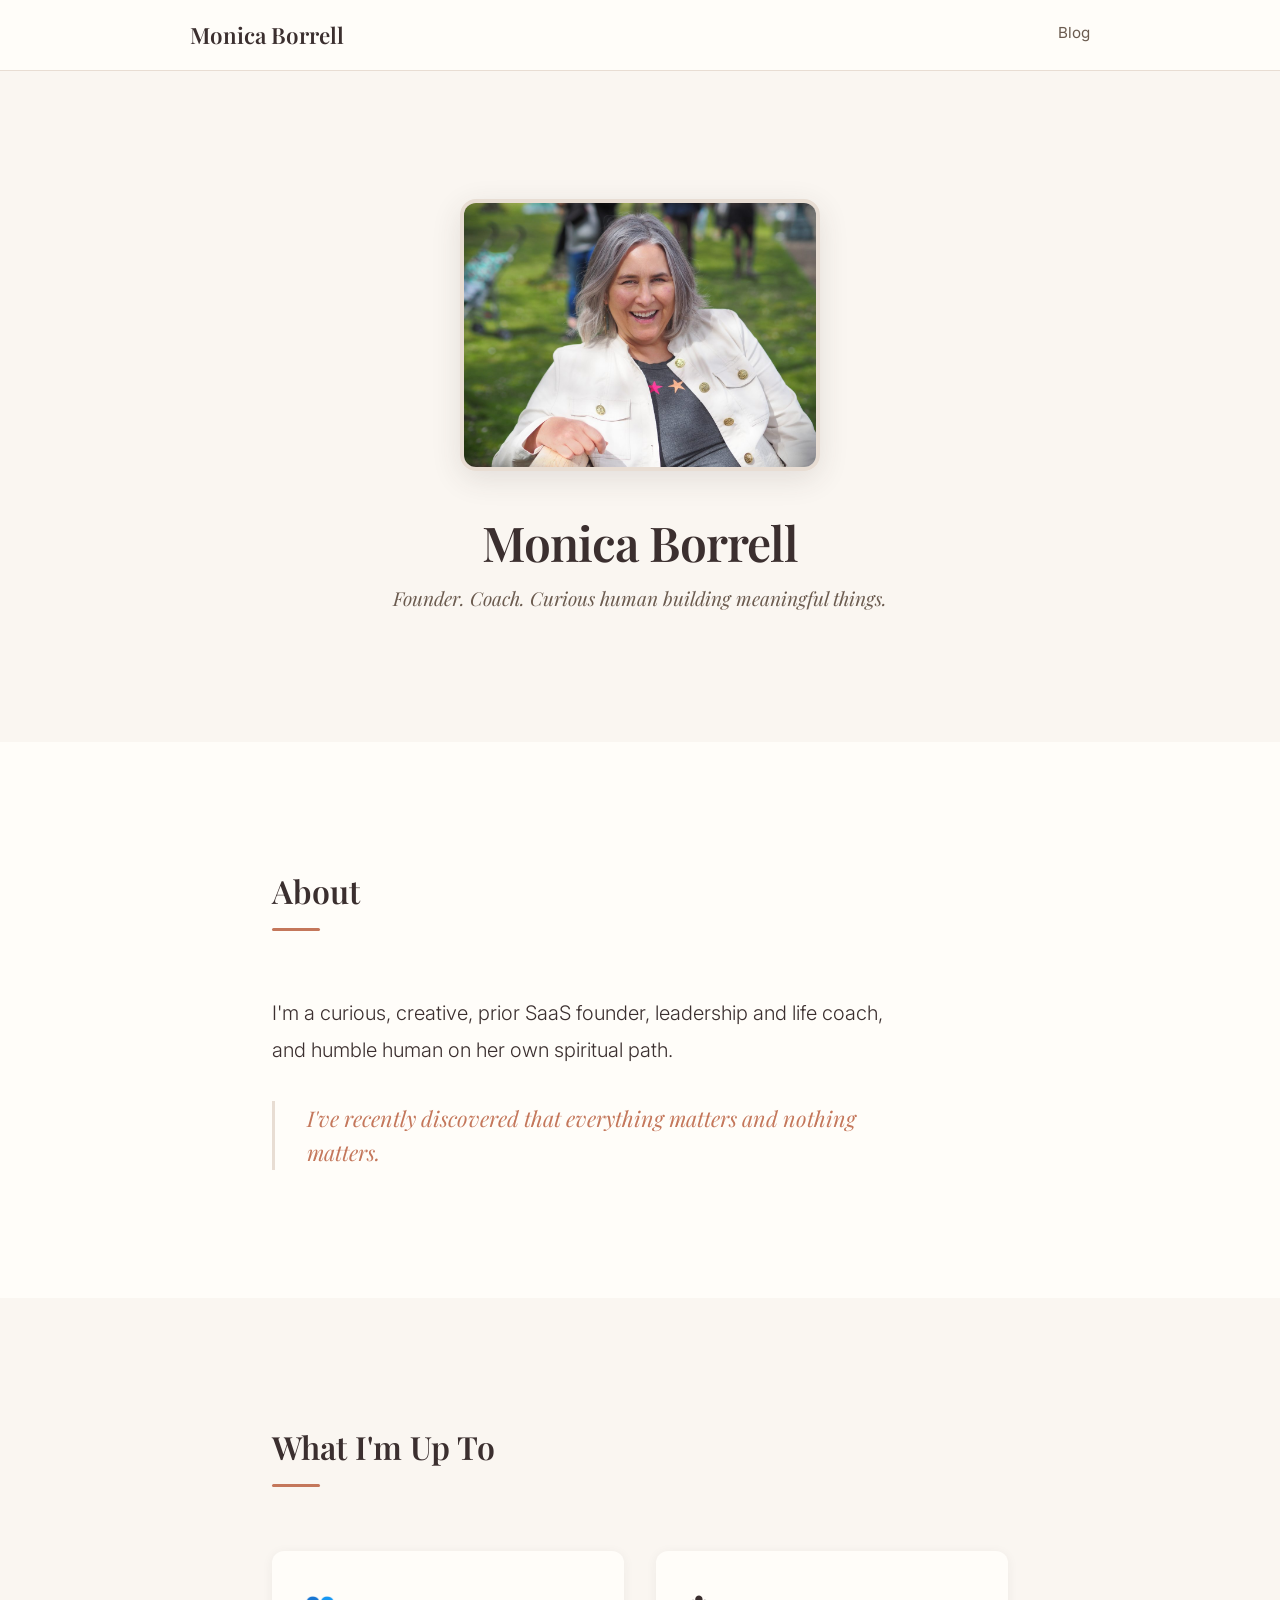
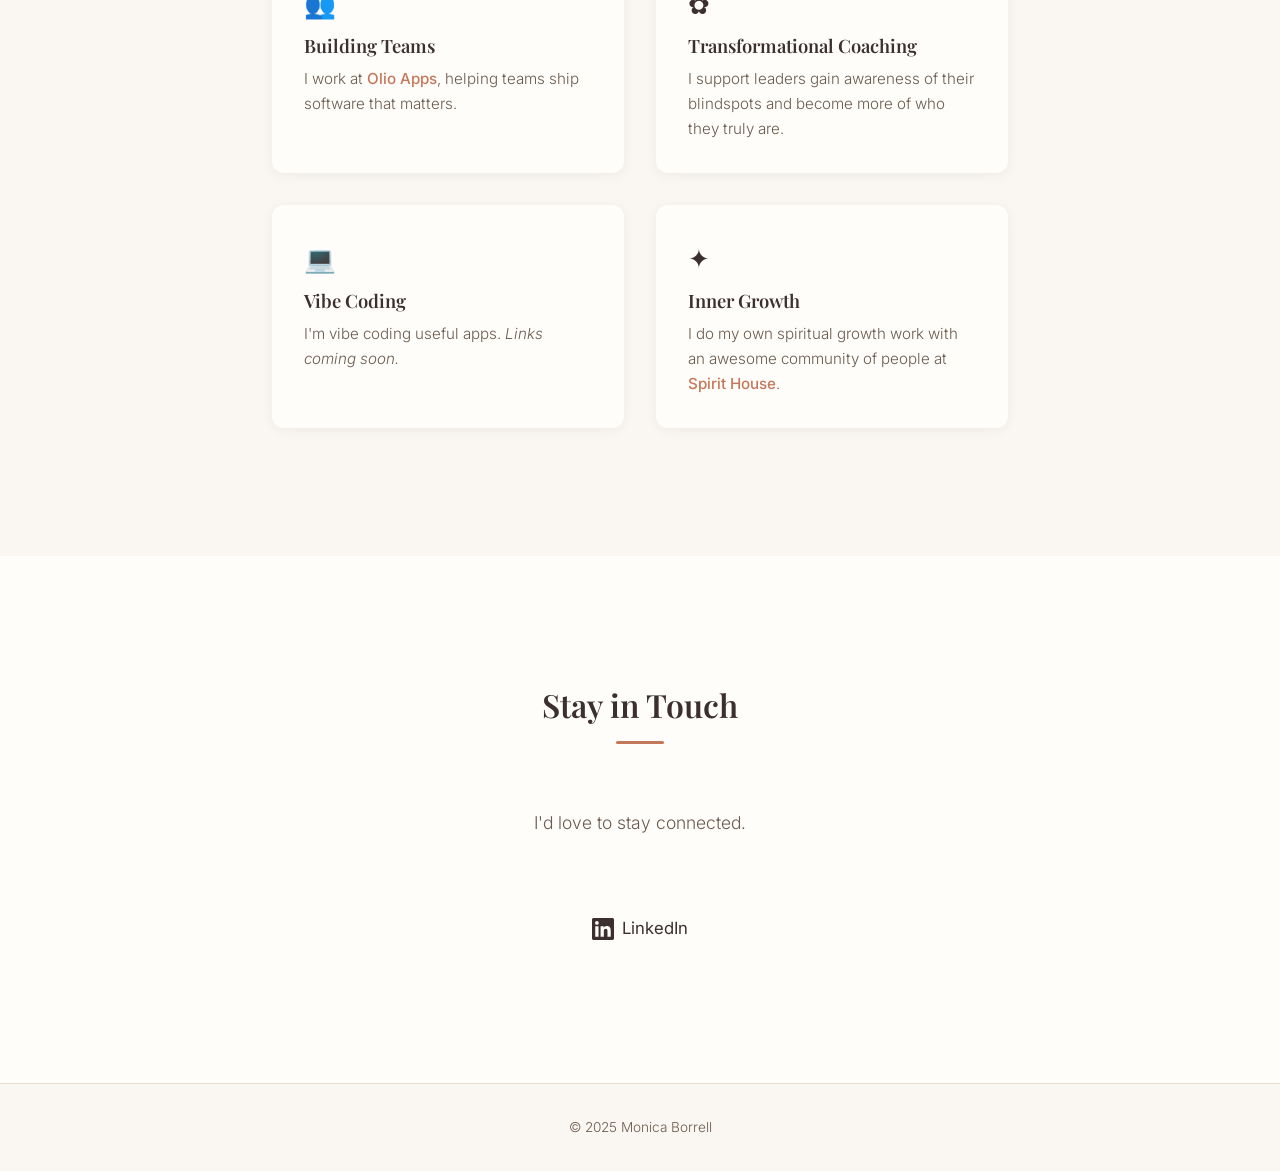
<file: index.html>
<!DOCTYPE html>
<html lang="en">
<head>
  <meta charset="UTF-8">
  <meta name="viewport" content="width=device-width, initial-scale=1.0">
  <meta name="description" content="Monica Borrell — founder, coach, and curious human building meaningful things.">
  <title>Monica Borrell</title>
  <link rel="stylesheet" href="styles.css">

  <!-- Google Fonts: warm, readable typefaces -->
  <link rel="preconnect" href="https://fonts.googleapis.com">
  <link rel="preconnect" href="https://fonts.gstatic.com" crossorigin>
  <link href="https://fonts.googleapis.com/css2?family=Playfair+Display:ital,wght@0,400;0,600;1,400&family=Inter:wght@300;400;500&display=swap" rel="stylesheet">
</head>
<body>

  <!-- ============================================
       NAVIGATION
       ============================================ -->
  <nav class="site-nav">
    <div class="nav-container">
      <a href="/" class="nav-logo">Monica Borrell</a>
      <a href="/blog/" class="nav-blog-link">Blog</a>
    </div>
  </nav>

  <!-- ============================================
       HERO SECTION
       ============================================ -->
  <section class="hero" id="hero">
    <div class="hero-content">
      <div class="hero-photo">
        <!-- Replace src with your professional photo -->
        <img src="images/monica-photo.jpg" alt="Monica Borrell" />
      </div>
      <div class="hero-text">
        <h1>Monica Borrell</h1>
        <p class="tagline">Founder. Coach. Curious human building meaningful things.</p>
      </div>
    </div>
  </section>

  <!-- ============================================
       ABOUT SECTION
       ============================================ -->
  <section class="about" id="about">
    <div class="container">
      <h2>About</h2>
      <div class="about-content">
        <p class="about-lead">
          I'm a curious, creative, prior SaaS founder, leadership and life coach, and humble human on her own spiritual path.
        </p>
        <p class="about-reflection">
          I've recently discovered that everything matters and nothing matters.
        </p>
      </div>
    </div>
  </section>

  <!-- ============================================
       WORK SECTION
       ============================================ -->
  <section class="work" id="work">
    <div class="container">
      <h2>What I'm Up To</h2>
      <div class="work-grid">

        <div class="work-card">
          <span class="work-icon" aria-hidden="true">&#128101;</span>
          <h3>Building Teams</h3>
          <p>I work at <a href="https://olioapps.com/team" target="_blank" rel="noopener">Olio Apps</a>, helping teams ship software that matters.</p>
        </div>

        <div class="work-card">
          <span class="work-icon" aria-hidden="true">&#10047;</span>
          <h3>Transformational Coaching</h3>
          <p>I support leaders gain awareness of their blindspots and become more of who they truly are.</p>
        </div>

        <div class="work-card">
          <span class="work-icon" aria-hidden="true">&#128187;</span>
          <h3>Vibe Coding</h3>
          <p>I'm vibe coding useful apps. <em>Links coming soon.</em></p>
        </div>

        <div class="work-card">
          <span class="work-icon" aria-hidden="true">&#10022;</span>
          <h3>Inner Growth</h3>
          <p>I do my own spiritual growth work with an awesome community of people at <a href="https://spirithousepdx.com" target="_blank" rel="noopener">Spirit House</a>.</p>
        </div>

      </div>
    </div>
  </section>

  <!-- ============================================
       CONTACT SECTION
       ============================================ -->
  <section class="contact" id="contact">
    <div class="container">
      <h2>Stay in Touch</h2>
      <p class="contact-note">I'd love to stay connected.</p>
      <div class="kit-form-wrapper">
        <script async data-uid="17079d68a6" src="https://expert-thinker-3922.kit.com/17079d68a6/index.js"></script>
      </div>
      <div class="contact-links">
        <a href="https://www.linkedin.com/in/monicaborrell/" target="_blank" rel="noopener" class="contact-link linkedin-link" aria-label="LinkedIn">
          <!-- LinkedIn SVG icon -->
          <svg class="linkedin-icon" xmlns="http://www.w3.org/2000/svg" viewBox="0 0 24 24" fill="currentColor" width="24" height="24" aria-hidden="true">
            <path d="M20.447 20.452h-3.554v-5.569c0-1.328-.027-3.037-1.852-3.037-1.853 0-2.136 1.445-2.136 2.939v5.667H9.351V9h3.414v1.561h.046c.477-.9 1.637-1.85 3.37-1.85 3.601 0 4.267 2.37 4.267 5.455v6.286zM5.337 7.433a2.062 2.062 0 01-2.063-2.065 2.064 2.064 0 112.063 2.065zm1.782 13.019H3.555V9h3.564v11.452zM22.225 0H1.771C.792 0 0 .774 0 1.729v20.542C0 23.227.792 24 1.771 24h20.451C23.2 24 24 23.227 24 22.271V1.729C24 .774 23.2 0 22.222 0h.003z"/>
          </svg>
          <span>LinkedIn</span>
        </a>
      </div>
    </div>
  </section>

  <!-- ============================================
       FOOTER
       ============================================ -->
  <footer class="footer">
    <div class="container">
      <p>&copy; 2025 Monica Borrell</p>
    </div>
  </footer>

  <!-- Minimal JS: smooth scroll + subtle entrance animations -->
  <script src="main.js"></script>
</body>
</html>
</file>
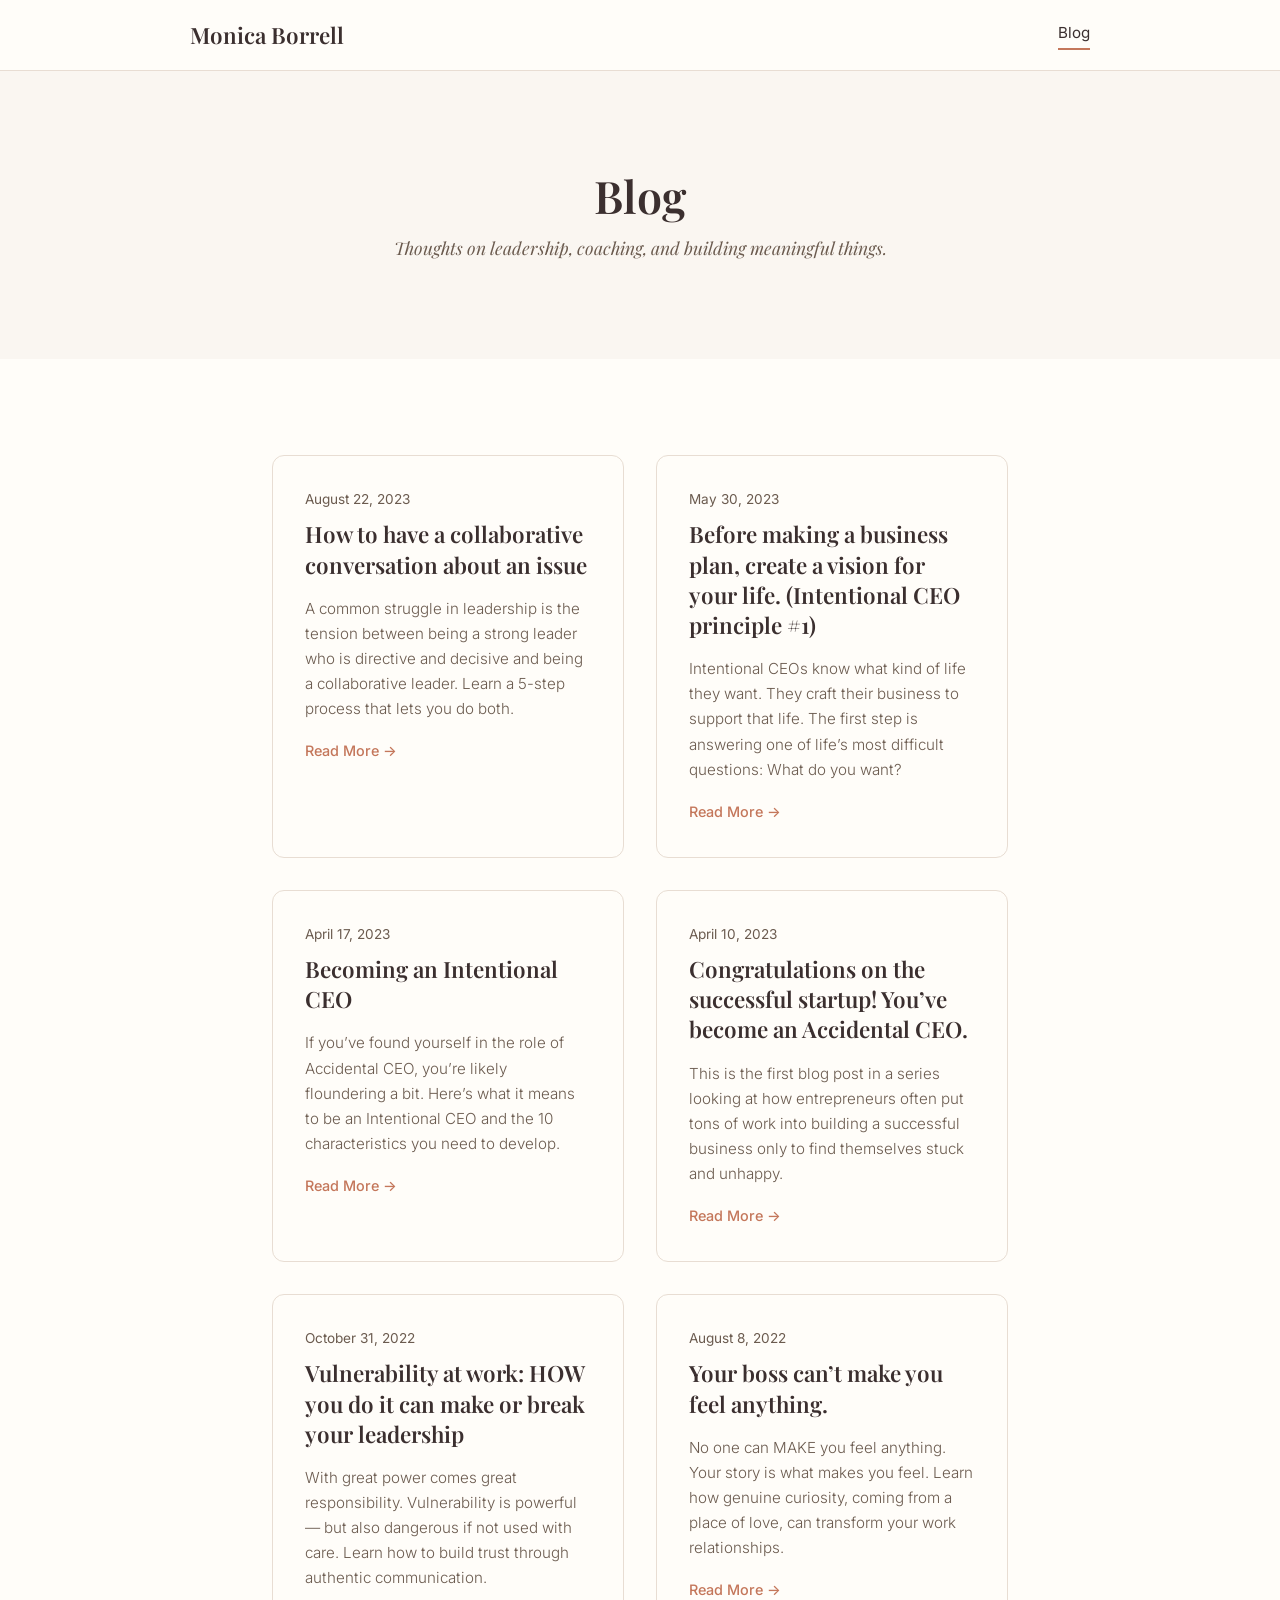
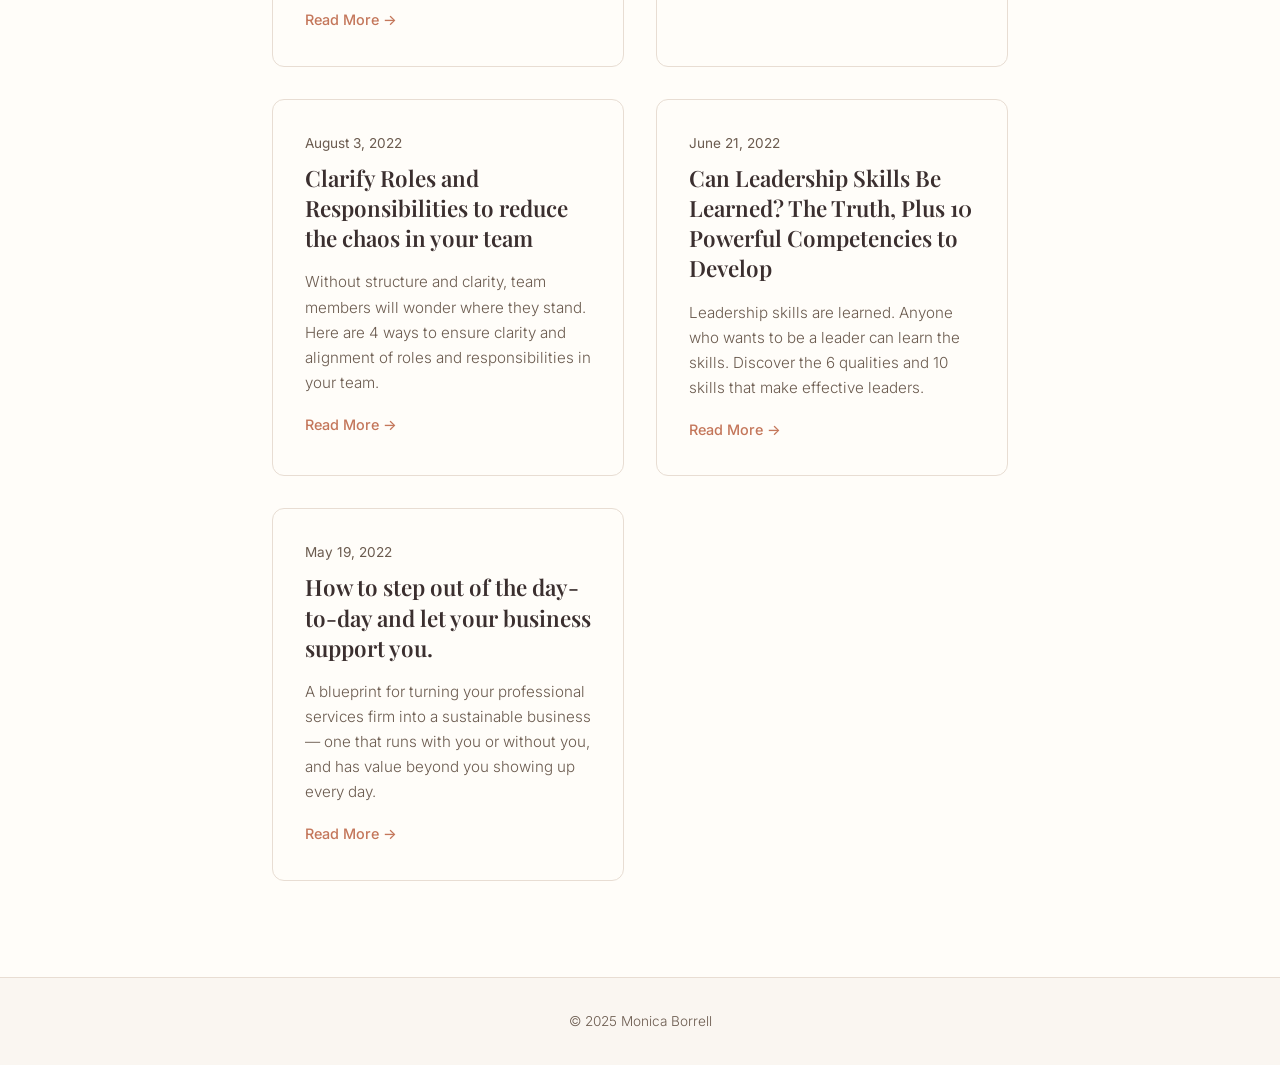
<file: blog/index.html>
<!DOCTYPE html>
<html lang="en">
<head>
  <meta charset="UTF-8">
  <meta name="viewport" content="width=device-width, initial-scale=1.0">
  <meta name="description" content="Blog — Monica Borrell. Thoughts on leadership, coaching, and building meaningful things.">
  <title>Blog — Monica Borrell</title>
  <link rel="stylesheet" href="../styles.css">

  <!-- Google Fonts -->
  <link rel="preconnect" href="https://fonts.googleapis.com">
  <link rel="preconnect" href="https://fonts.gstatic.com" crossorigin>
  <link href="https://fonts.googleapis.com/css2?family=Playfair+Display:ital,wght@0,400;0,600;1,400&family=Inter:wght@300;400;500&display=swap" rel="stylesheet">
</head>
<body>

  <!-- ============================================
       NAVIGATION
       ============================================ -->
  <nav class="site-nav">
    <div class="nav-container">
      <a href="/" class="nav-logo">Monica Borrell</a>
      <a href="/blog/" class="nav-blog-link active">Blog</a>
    </div>
  </nav>

  <!-- ============================================
       BLOG LISTING
       ============================================ -->
  <section class="blog-header">
    <div class="container">
      <h1>Blog</h1>
      <p class="blog-header-subtitle">Thoughts on leadership, coaching, and building meaningful things.</p>
    </div>
  </section>

  <section class="blog-listing">
    <div class="container">
      <div class="blog-grid">

        <!-- Blog Post Preview Cards (newest first) -->

        <a href="/blog/collaborative-issue-resolution/" class="blog-card">
          <div class="blog-card-content">
            <span class="blog-card-date">August 22, 2023</span>
            <h2 class="blog-card-title">How to have a collaborative conversation about an issue</h2>
            <p class="blog-card-excerpt">A common struggle in leadership is the tension between being a strong leader who is directive and decisive and being a collaborative leader. Learn a 5-step process that lets you do both.</p>
            <span class="blog-card-read-more">Read More &rarr;</span>
          </div>
        </a>

        <a href="/blog/becoming-an-intentional-ceo-vision/" class="blog-card">
          <div class="blog-card-content">
            <span class="blog-card-date">May 30, 2023</span>
            <h2 class="blog-card-title">Before making a business plan, create a vision for your life. (Intentional CEO principle #1)</h2>
            <p class="blog-card-excerpt">Intentional CEOs know what kind of life they want. They craft their business to support that life. The first step is answering one of life&rsquo;s most difficult questions: What do you want?</p>
            <span class="blog-card-read-more">Read More &rarr;</span>
          </div>
        </a>

        <a href="/blog/becoming-an-intentional-ceo/" class="blog-card">
          <div class="blog-card-content">
            <span class="blog-card-date">April 17, 2023</span>
            <h2 class="blog-card-title">Becoming an Intentional CEO</h2>
            <p class="blog-card-excerpt">If you&rsquo;ve found yourself in the role of Accidental CEO, you&rsquo;re likely floundering a bit. Here&rsquo;s what it means to be an Intentional CEO and the 10 characteristics you need to develop.</p>
            <span class="blog-card-read-more">Read More &rarr;</span>
          </div>
        </a>

        <a href="/blog/accidental-ceo/" class="blog-card">
          <div class="blog-card-content">
            <span class="blog-card-date">April 10, 2023</span>
            <h2 class="blog-card-title">Congratulations on the successful startup! You&rsquo;ve become an Accidental CEO.</h2>
            <p class="blog-card-excerpt">This is the first blog post in a series looking at how entrepreneurs often put tons of work into building a successful business only to find themselves stuck and unhappy.</p>
            <span class="blog-card-read-more">Read More &rarr;</span>
          </div>
        </a>

        <a href="/blog/vulnerability-at-work/" class="blog-card">
          <div class="blog-card-content">
            <span class="blog-card-date">October 31, 2022</span>
            <h2 class="blog-card-title">Vulnerability at work: HOW you do it can make or break your leadership</h2>
            <p class="blog-card-excerpt">With great power comes great responsibility. Vulnerability is powerful &mdash; but also dangerous if not used with care. Learn how to build trust through authentic communication.</p>
            <span class="blog-card-read-more">Read More &rarr;</span>
          </div>
        </a>

        <a href="/blog/your-boss-cant-make-you-feel-anything/" class="blog-card">
          <div class="blog-card-content">
            <span class="blog-card-date">August 8, 2022</span>
            <h2 class="blog-card-title">Your boss can&rsquo;t make you feel anything.</h2>
            <p class="blog-card-excerpt">No one can MAKE you feel anything. Your story is what makes you feel. Learn how genuine curiosity, coming from a place of love, can transform your work relationships.</p>
            <span class="blog-card-read-more">Read More &rarr;</span>
          </div>
        </a>

        <a href="/blog/clarify-roles-and-responsibilities/" class="blog-card">
          <div class="blog-card-content">
            <span class="blog-card-date">August 3, 2022</span>
            <h2 class="blog-card-title">Clarify Roles and Responsibilities to reduce the chaos in your team</h2>
            <p class="blog-card-excerpt">Without structure and clarity, team members will wonder where they stand. Here are 4 ways to ensure clarity and alignment of roles and responsibilities in your team.</p>
            <span class="blog-card-read-more">Read More &rarr;</span>
          </div>
        </a>

        <a href="/blog/leadership-skills-learned/" class="blog-card">
          <div class="blog-card-content">
            <span class="blog-card-date">June 21, 2022</span>
            <h2 class="blog-card-title">Can Leadership Skills Be Learned? The Truth, Plus 10 Powerful Competencies to Develop</h2>
            <p class="blog-card-excerpt">Leadership skills are learned. Anyone who wants to be a leader can learn the skills. Discover the 6 qualities and 10 skills that make effective leaders.</p>
            <span class="blog-card-read-more">Read More &rarr;</span>
          </div>
        </a>

        <a href="/blog/step-out-of-the-day-to-day/" class="blog-card">
          <div class="blog-card-content">
            <span class="blog-card-date">May 19, 2022</span>
            <h2 class="blog-card-title">How to step out of the day-to-day and let your business support you.</h2>
            <p class="blog-card-excerpt">A blueprint for turning your professional services firm into a sustainable business &mdash; one that runs with you or without you, and has value beyond you showing up every day.</p>
            <span class="blog-card-read-more">Read More &rarr;</span>
          </div>
        </a>

      </div>
    </div>
  </section>

  <!-- ============================================
       FOOTER
       ============================================ -->
  <footer class="footer">
    <div class="container">
      <p>&copy; 2025 Monica Borrell</p>
    </div>
  </footer>

  <script src="../main.js"></script>
</body>
</html>
</file>
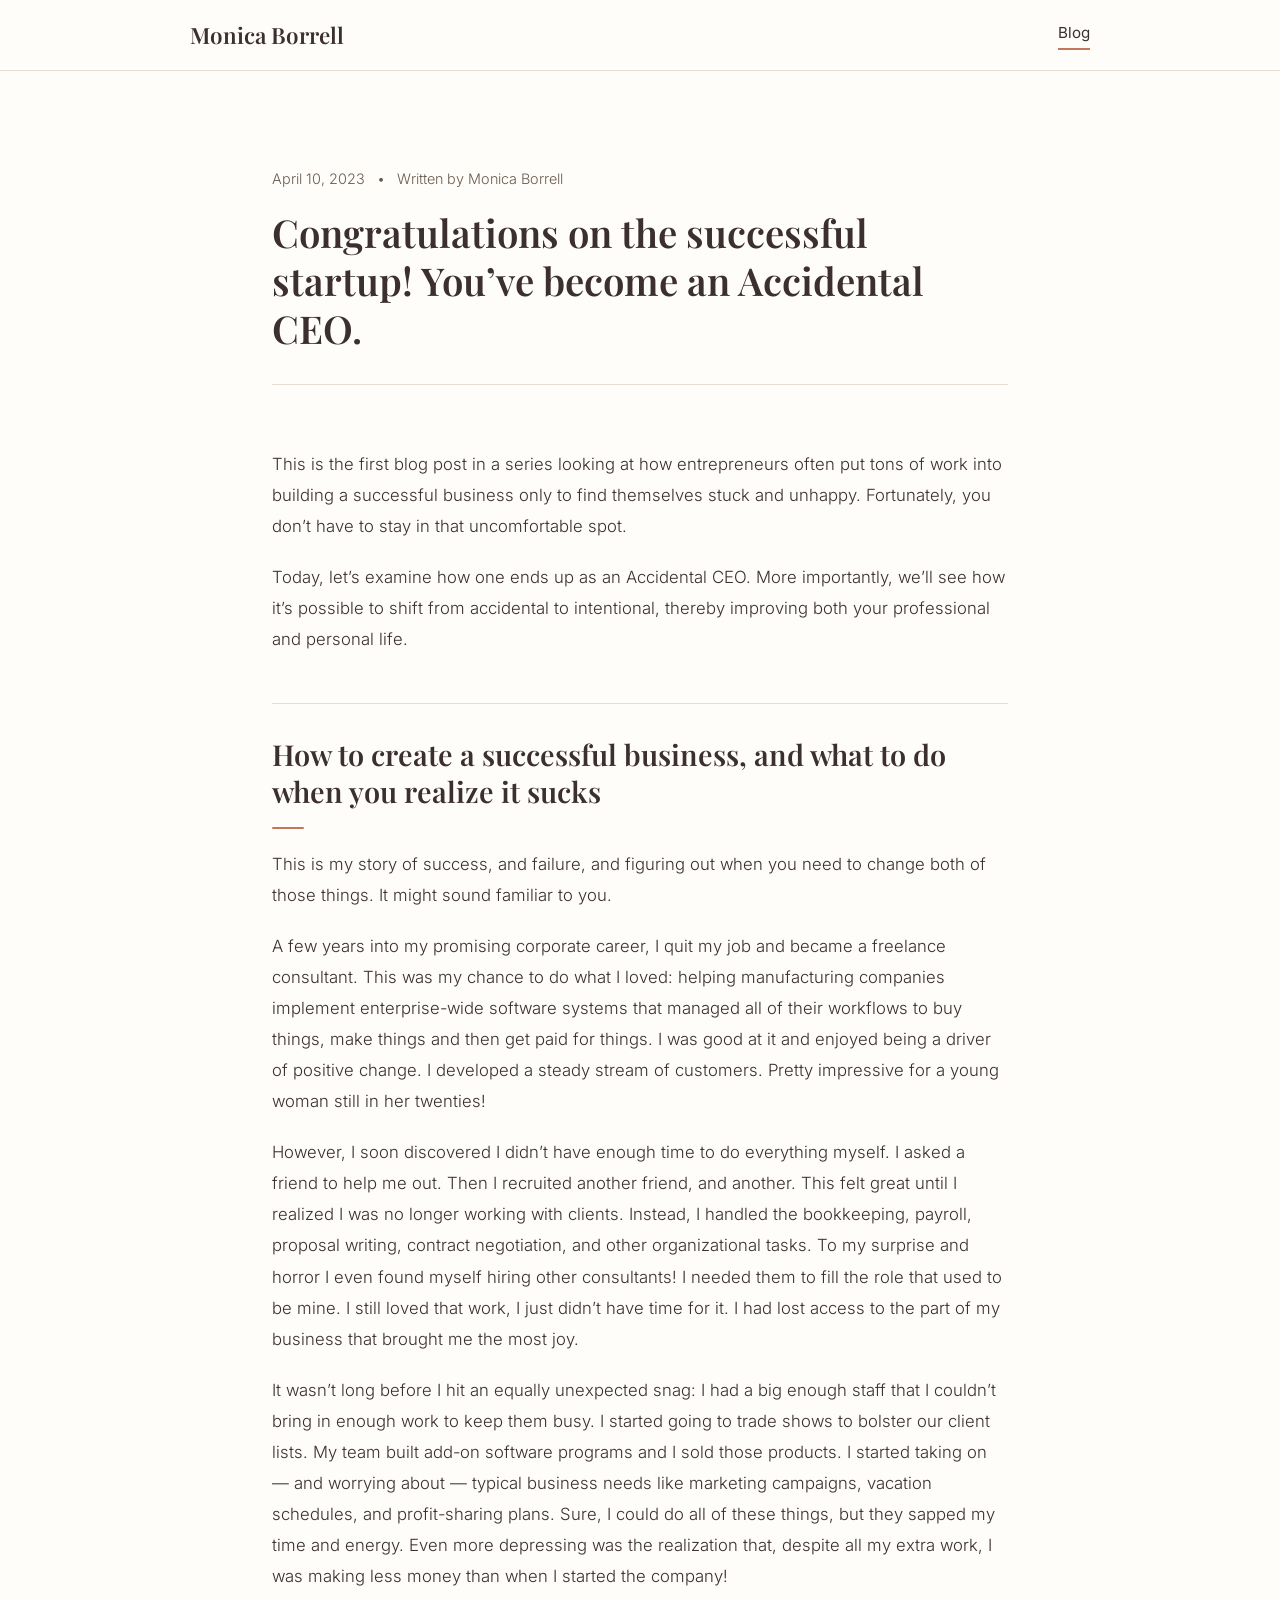
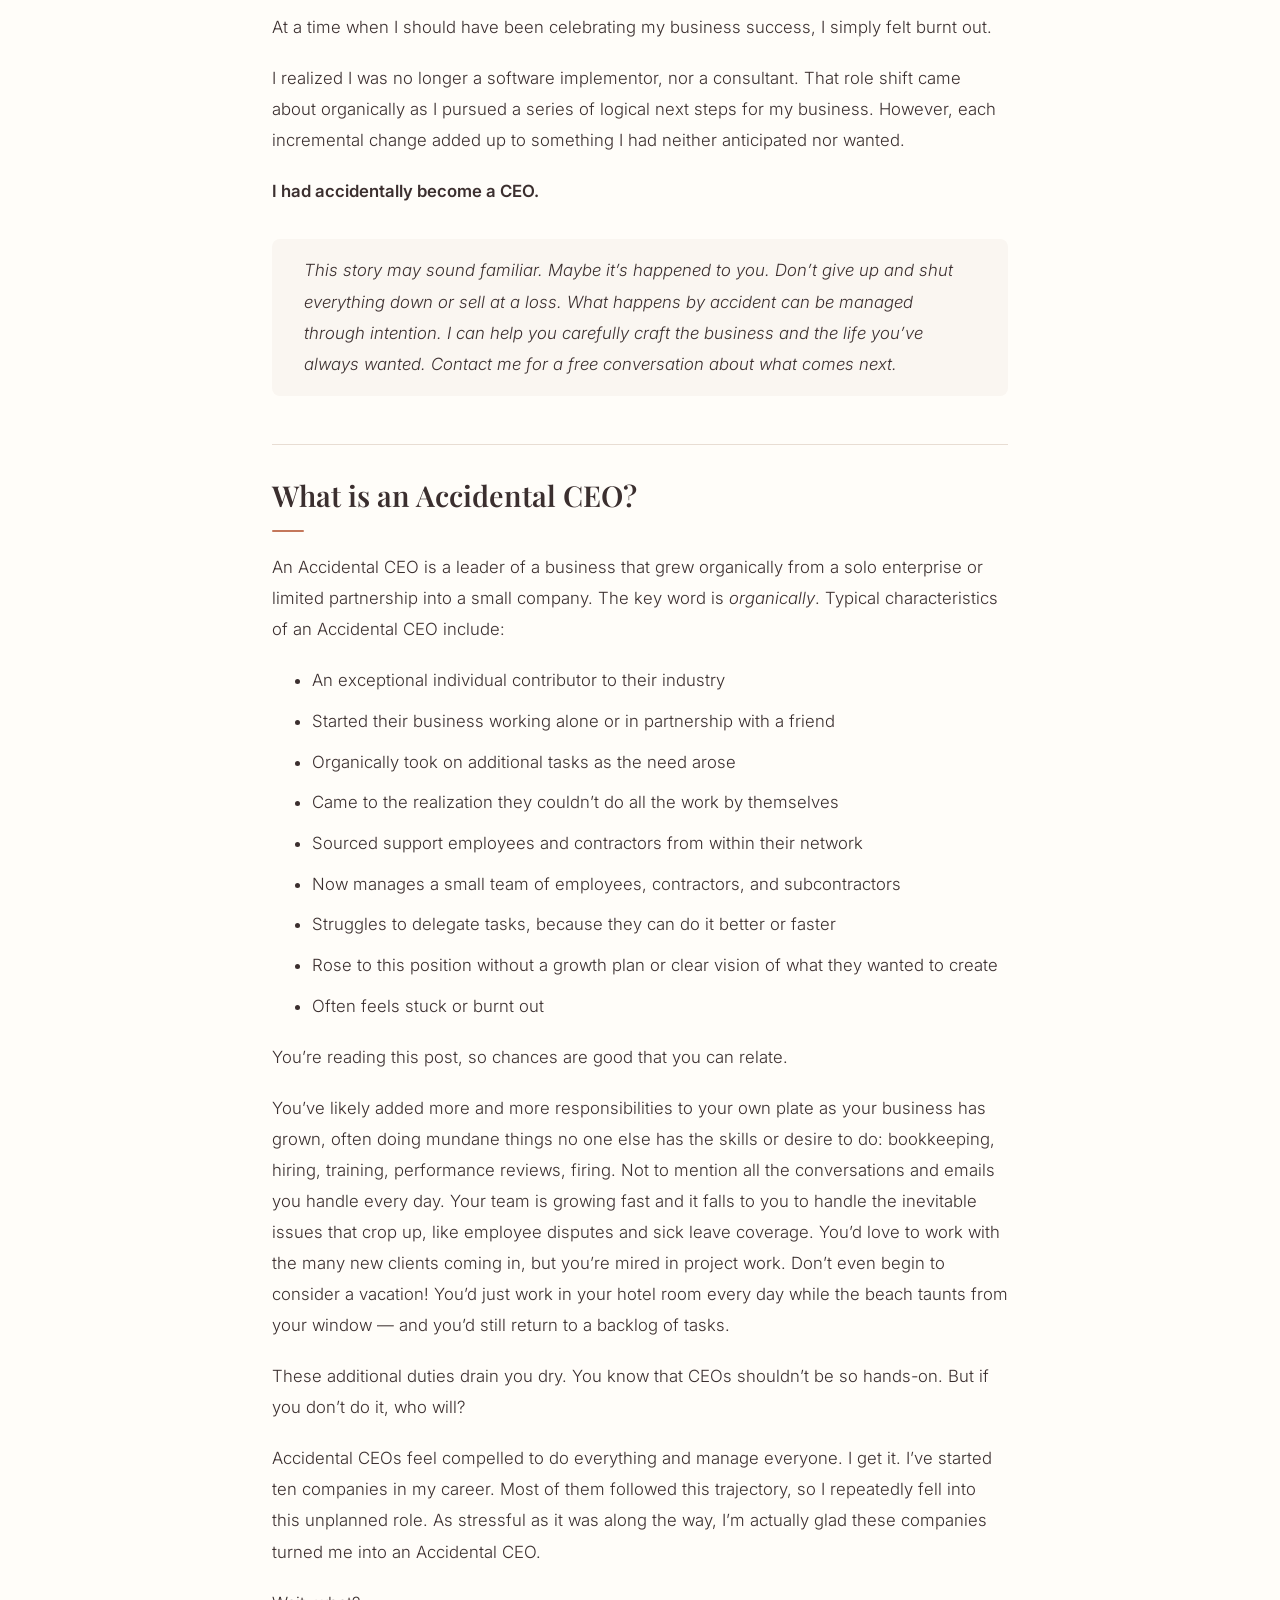
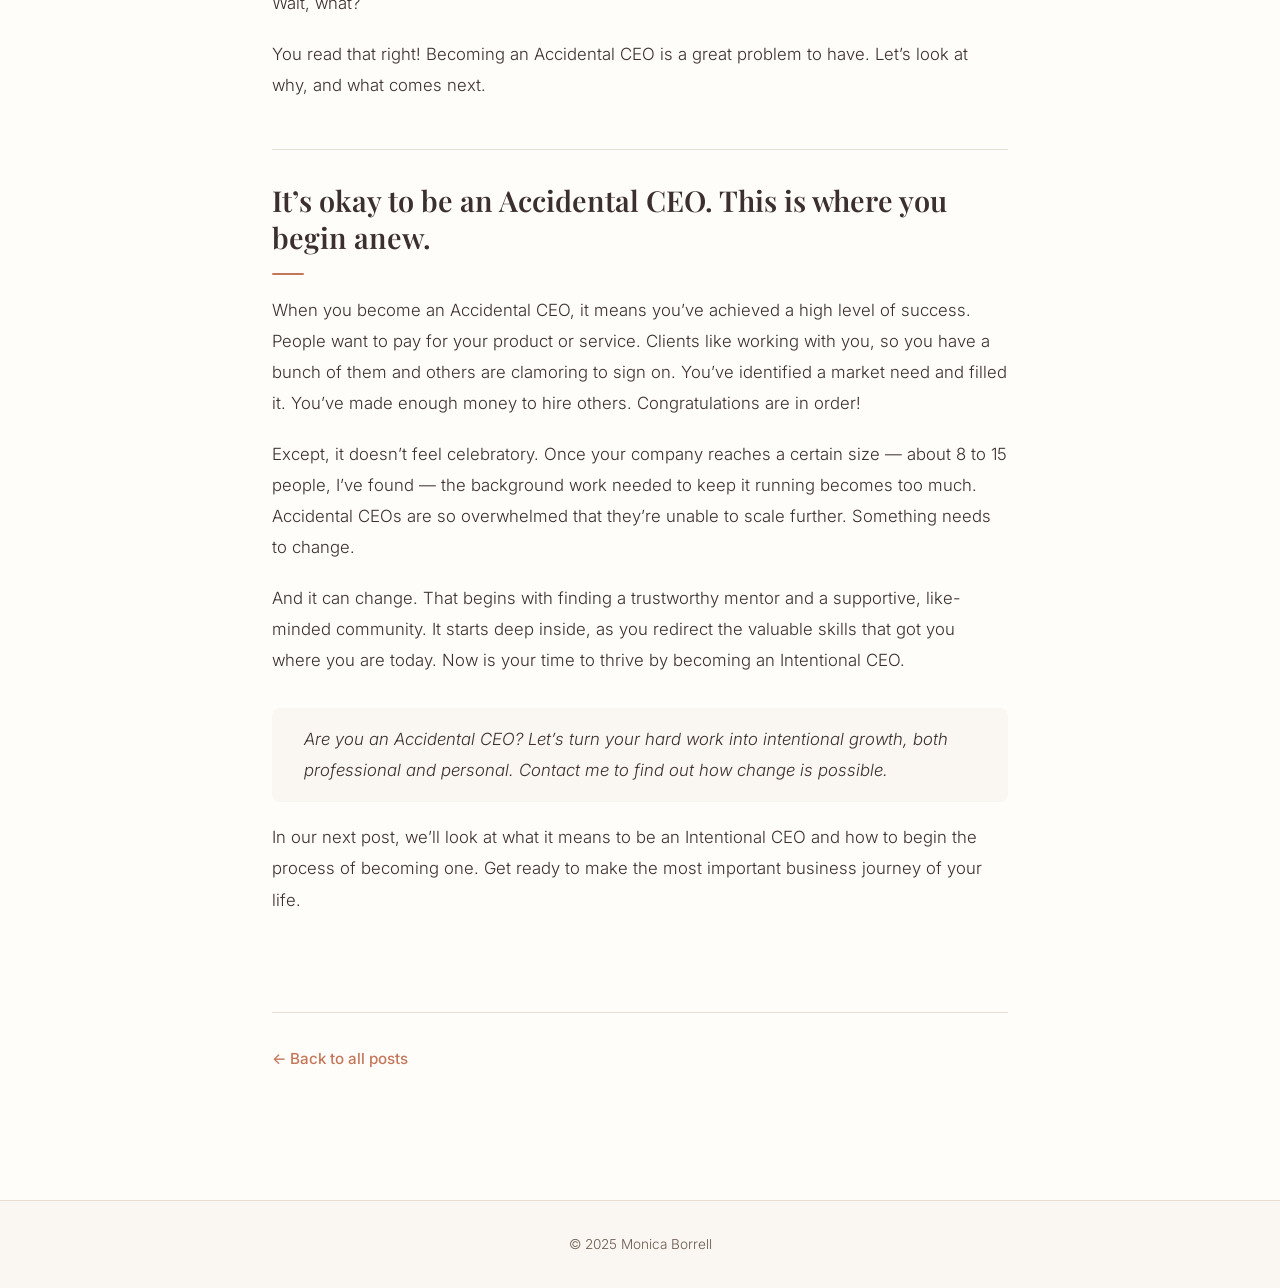
<file: blog/accidental-ceo/index.html>
<!DOCTYPE html>
<html lang="en">
<head>
  <meta charset="UTF-8">
  <meta name="viewport" content="width=device-width, initial-scale=1.0">
  <meta name="description" content="Congratulations on the successful startup! You've become an Accidental CEO.">
  <title>Congratulations on the successful startup! You&rsquo;ve become an Accidental CEO. — Monica Borrell</title>
  <link rel="stylesheet" href="../../styles.css">

  <!-- Google Fonts -->
  <link rel="preconnect" href="https://fonts.googleapis.com">
  <link rel="preconnect" href="https://fonts.gstatic.com" crossorigin>
  <link href="https://fonts.googleapis.com/css2?family=Playfair+Display:ital,wght@0,400;0,600;1,400&family=Inter:wght@300;400;500&display=swap" rel="stylesheet">
</head>
<body>

  <!-- ============================================
       NAVIGATION
       ============================================ -->
  <nav class="site-nav">
    <div class="nav-container">
      <a href="/" class="nav-logo">Monica Borrell</a>
      <a href="/blog/" class="nav-blog-link active">Blog</a>
    </div>
  </nav>

  <!-- ============================================
       BLOG POST
       ============================================ -->
  <article class="blog-post">
    <div class="container">

      <!-- Post Header -->
      <header class="post-header">
        <div class="post-meta">
          <time datetime="2023-04-10">April 10, 2023</time>
          <span class="post-meta-sep">&bull;</span>
          <span>Written by Monica Borrell</span>
        </div>
        <h1>Congratulations on the successful startup! You&rsquo;ve become an Accidental CEO.</h1>
      </header>

      <!-- Post Body -->
      <div class="post-body">

        <p>This is the first blog post in a series looking at how entrepreneurs often put tons of work into building a successful business only to find themselves stuck and unhappy. Fortunately, you don&rsquo;t have to stay in that uncomfortable spot.</p>

        <p>Today, let&rsquo;s examine how one ends up as an Accidental CEO. More importantly, we&rsquo;ll see how it&rsquo;s possible to shift from accidental to intentional, thereby improving both your professional and personal life.</p>

        <h2>How to create a successful business, and what to do when you realize it sucks</h2>

        <p>This is my story of success, and failure, and figuring out when you need to change both of those things. It might sound familiar to you.</p>

        <p>A few years into my promising corporate career, I quit my job and became a freelance consultant. This was my chance to do what I loved: helping manufacturing companies implement enterprise-wide software systems that managed all of their workflows to buy things, make things and then get paid for things. I was good at it and enjoyed being a driver of positive change. I developed a steady stream of customers. Pretty impressive for a young woman still in her twenties!</p>

        <p>However, I soon discovered I didn&rsquo;t have enough time to do everything myself. I asked a friend to help me out. Then I recruited another friend, and another. This felt great until I realized I was no longer working with clients. Instead, I handled the bookkeeping, payroll, proposal writing, contract negotiation, and other organizational tasks. To my surprise and horror I even found myself hiring other consultants! I needed them to fill the role that used to be mine. I still loved that work, I just didn&rsquo;t have time for it. I had lost access to the part of my business that brought me the most joy.</p>

        <p>It wasn&rsquo;t long before I hit an equally unexpected snag: I had a big enough staff that I couldn&rsquo;t bring in enough work to keep them busy. I started going to trade shows to bolster our client lists. My team built add-on software programs and I sold those products. I started taking on &mdash; and worrying about &mdash; typical business needs like marketing campaigns, vacation schedules, and profit-sharing plans. Sure, I could do all of these things, but they sapped my time and energy. Even more depressing was the realization that, despite all my extra work, I was making less money than when I started the company!</p>

        <p>At a time when I should have been celebrating my business success, I simply felt burnt out.</p>

        <p>I realized I was no longer a software implementor, nor a consultant. That role shift came about organically as I pursued a series of logical next steps for my business. However, each incremental change added up to something I had neither anticipated nor wanted.</p>

        <p><strong>I had accidentally become a CEO.</strong></p>

        <p class="post-disclaimer"><em>This story may sound familiar. Maybe it&rsquo;s happened to you. Don&rsquo;t give up and shut everything down or sell at a loss. What happens by accident can be managed through intention. I can help you carefully craft the business and the life you&rsquo;ve always wanted. Contact me for a free conversation about what comes next.</em></p>

        <h2>What is an Accidental CEO?</h2>

        <p>An Accidental CEO is a leader of a business that grew organically from a solo enterprise or limited partnership into a small company. The key word is <em>organically</em>. Typical characteristics of an Accidental CEO include:</p>

        <ul>
          <li>An exceptional individual contributor to their industry</li>
          <li>Started their business working alone or in partnership with a friend</li>
          <li>Organically took on additional tasks as the need arose</li>
          <li>Came to the realization they couldn&rsquo;t do all the work by themselves</li>
          <li>Sourced support employees and contractors from within their network</li>
          <li>Now manages a small team of employees, contractors, and subcontractors</li>
          <li>Struggles to delegate tasks, because they can do it better or faster</li>
          <li>Rose to this position without a growth plan or clear vision of what they wanted to create</li>
          <li>Often feels stuck or burnt out</li>
        </ul>

        <p>You&rsquo;re reading this post, so chances are good that you can relate.</p>

        <p>You&rsquo;ve likely added more and more responsibilities to your own plate as your business has grown, often doing mundane things no one else has the skills or desire to do: bookkeeping, hiring, training, performance reviews, firing. Not to mention all the conversations and emails you handle every day. Your team is growing fast and it falls to you to handle the inevitable issues that crop up, like employee disputes and sick leave coverage. You&rsquo;d love to work with the many new clients coming in, but you&rsquo;re mired in project work. Don&rsquo;t even begin to consider a vacation! You&rsquo;d just work in your hotel room every day while the beach taunts from your window &mdash; and you&rsquo;d still return to a backlog of tasks.</p>

        <p>These additional duties drain you dry. You know that CEOs shouldn&rsquo;t be so hands-on. But if you don&rsquo;t do it, who will?</p>

        <p>Accidental CEOs feel compelled to do everything and manage everyone. I get it. I&rsquo;ve started ten companies in my career. Most of them followed this trajectory, so I repeatedly fell into this unplanned role. As stressful as it was along the way, I&rsquo;m actually glad these companies turned me into an Accidental CEO.</p>

        <p>Wait, what?</p>

        <p>You read that right! Becoming an Accidental CEO is a great problem to have. Let&rsquo;s look at why, and what comes next.</p>

        <h2>It&rsquo;s okay to be an Accidental CEO. This is where you begin anew.</h2>

        <p>When you become an Accidental CEO, it means you&rsquo;ve achieved a high level of success. People want to pay for your product or service. Clients like working with you, so you have a bunch of them and others are clamoring to sign on. You&rsquo;ve identified a market need and filled it. You&rsquo;ve made enough money to hire others. Congratulations are in order!</p>

        <p>Except, it doesn&rsquo;t feel celebratory. Once your company reaches a certain size &mdash; about 8 to 15 people, I&rsquo;ve found &mdash; the background work needed to keep it running becomes too much. Accidental CEOs are so overwhelmed that they&rsquo;re unable to scale further. Something needs to change.</p>

        <p>And it can change. That begins with finding a trustworthy mentor and a supportive, like-minded community. It starts deep inside, as you redirect the valuable skills that got you where you are today. Now is your time to thrive by becoming an Intentional CEO.</p>

        <p class="post-disclaimer"><em>Are you an Accidental CEO? Let&rsquo;s turn your hard work into intentional growth, both professional and personal. Contact me to find out how change is possible.</em></p>

        <p>In our next post, we&rsquo;ll look at what it means to be an Intentional CEO and how to begin the process of becoming one. Get ready to make the most important business journey of your life.</p>

      </div>

      <!-- Back to Blog -->
      <div class="post-footer">
        <a href="/blog/" class="back-to-blog">&larr; Back to all posts</a>
      </div>

    </div>
  </article>

  <!-- ============================================
       FOOTER
       ============================================ -->
  <footer class="footer">
    <div class="container">
      <p>&copy; 2025 Monica Borrell</p>
    </div>
  </footer>

  <script src="../../main.js"></script>
</body>
</html>
</file>
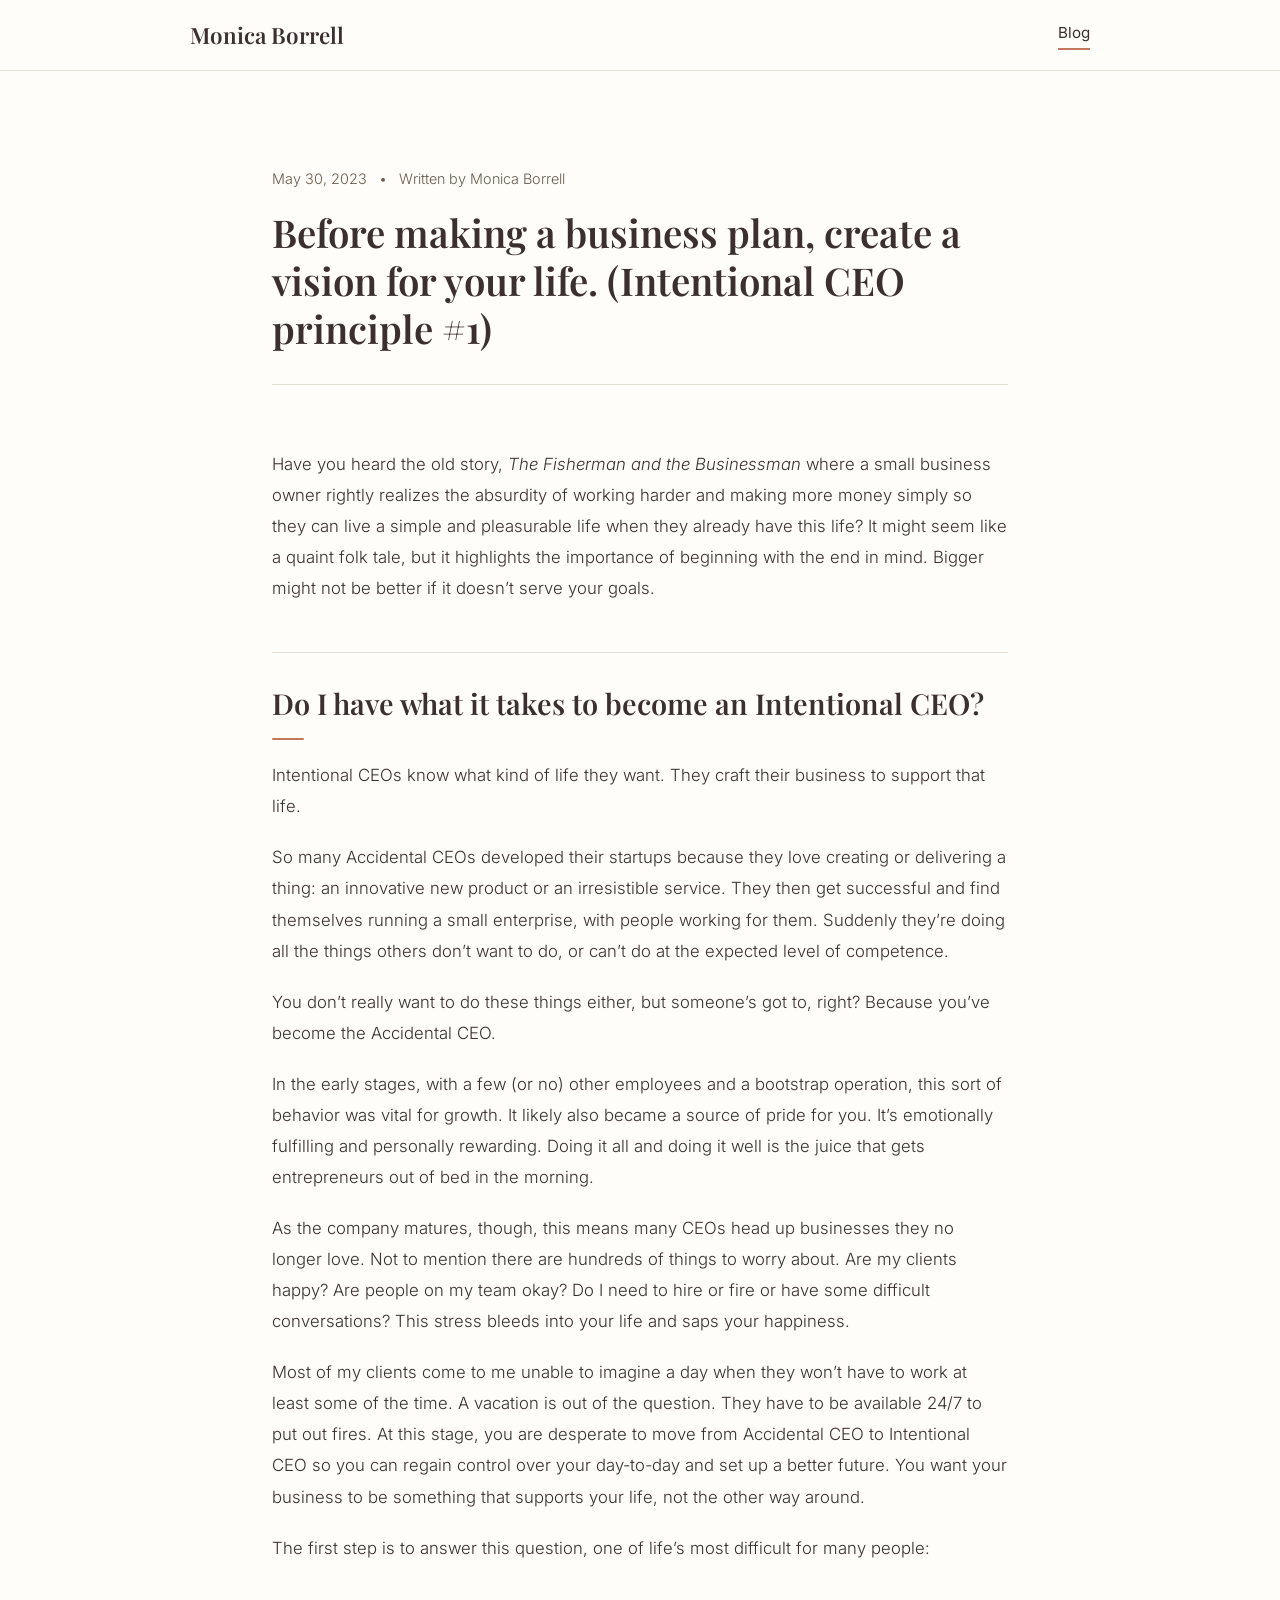
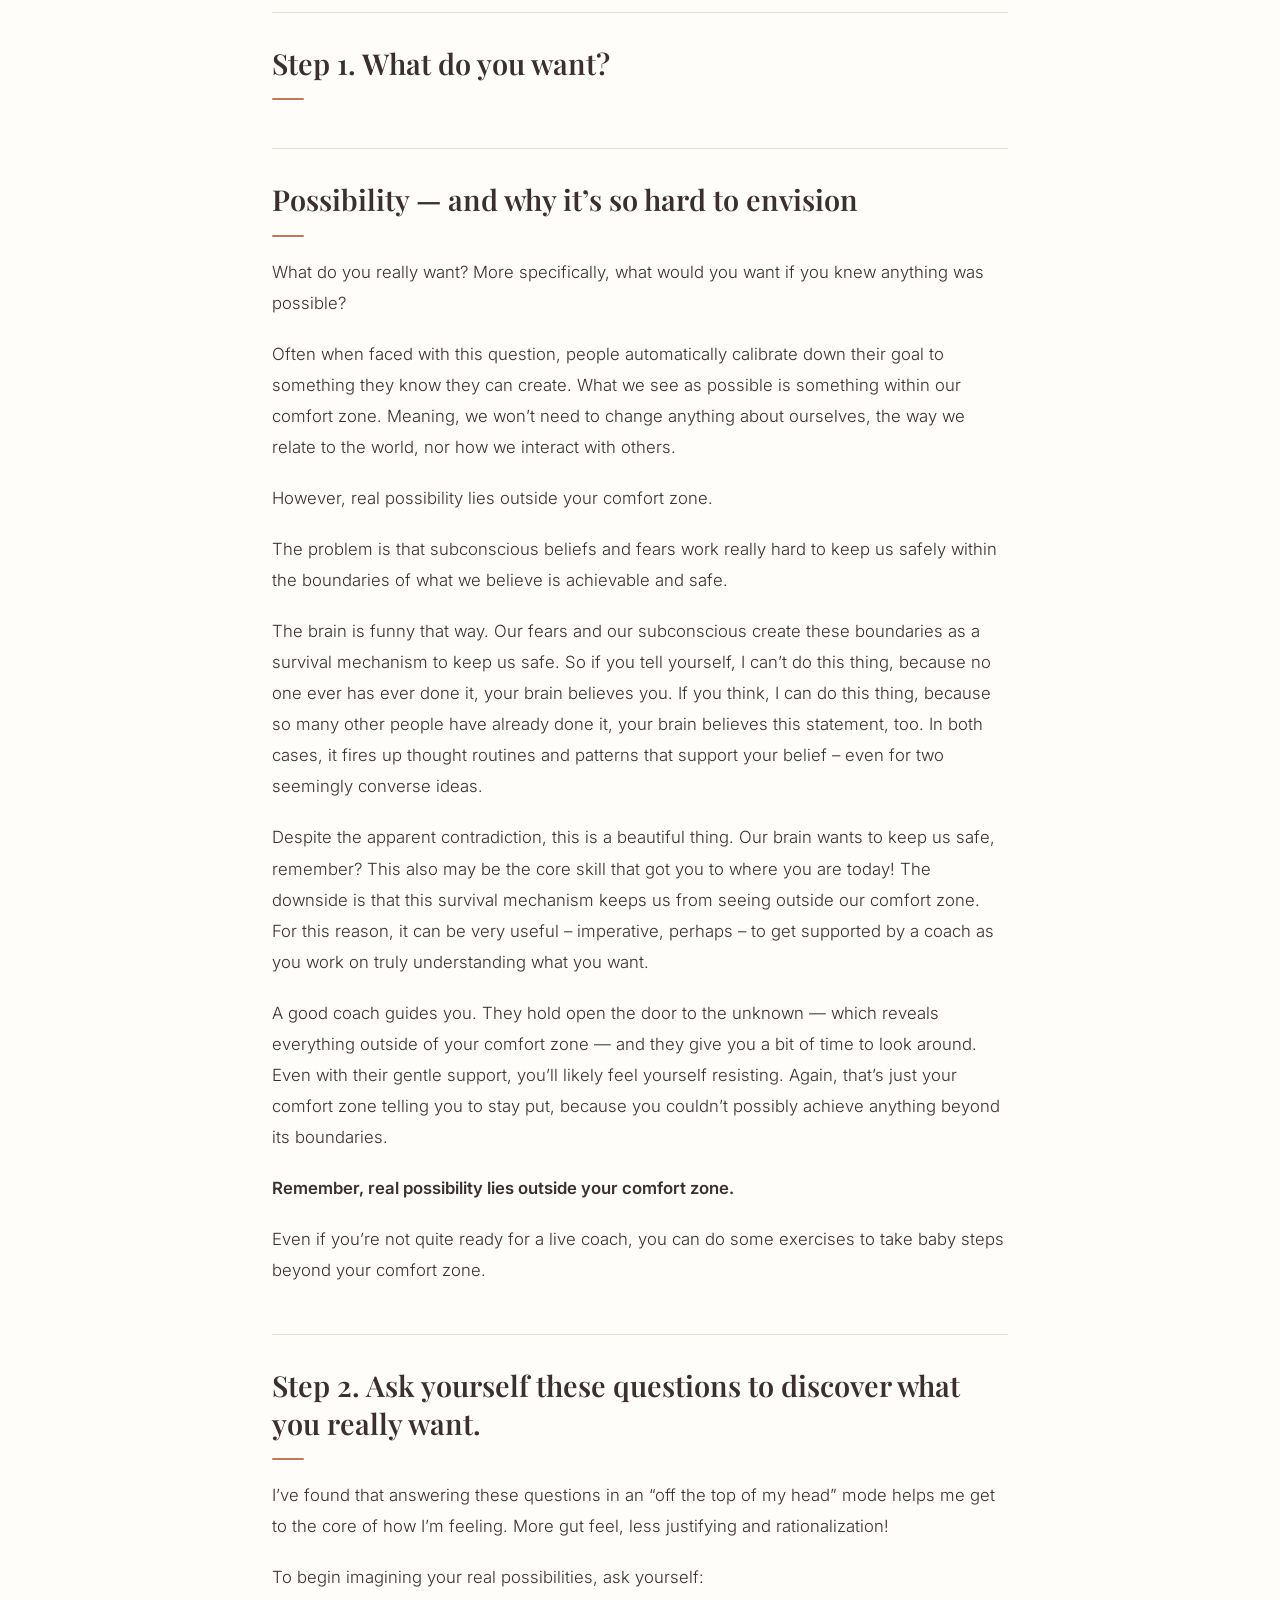
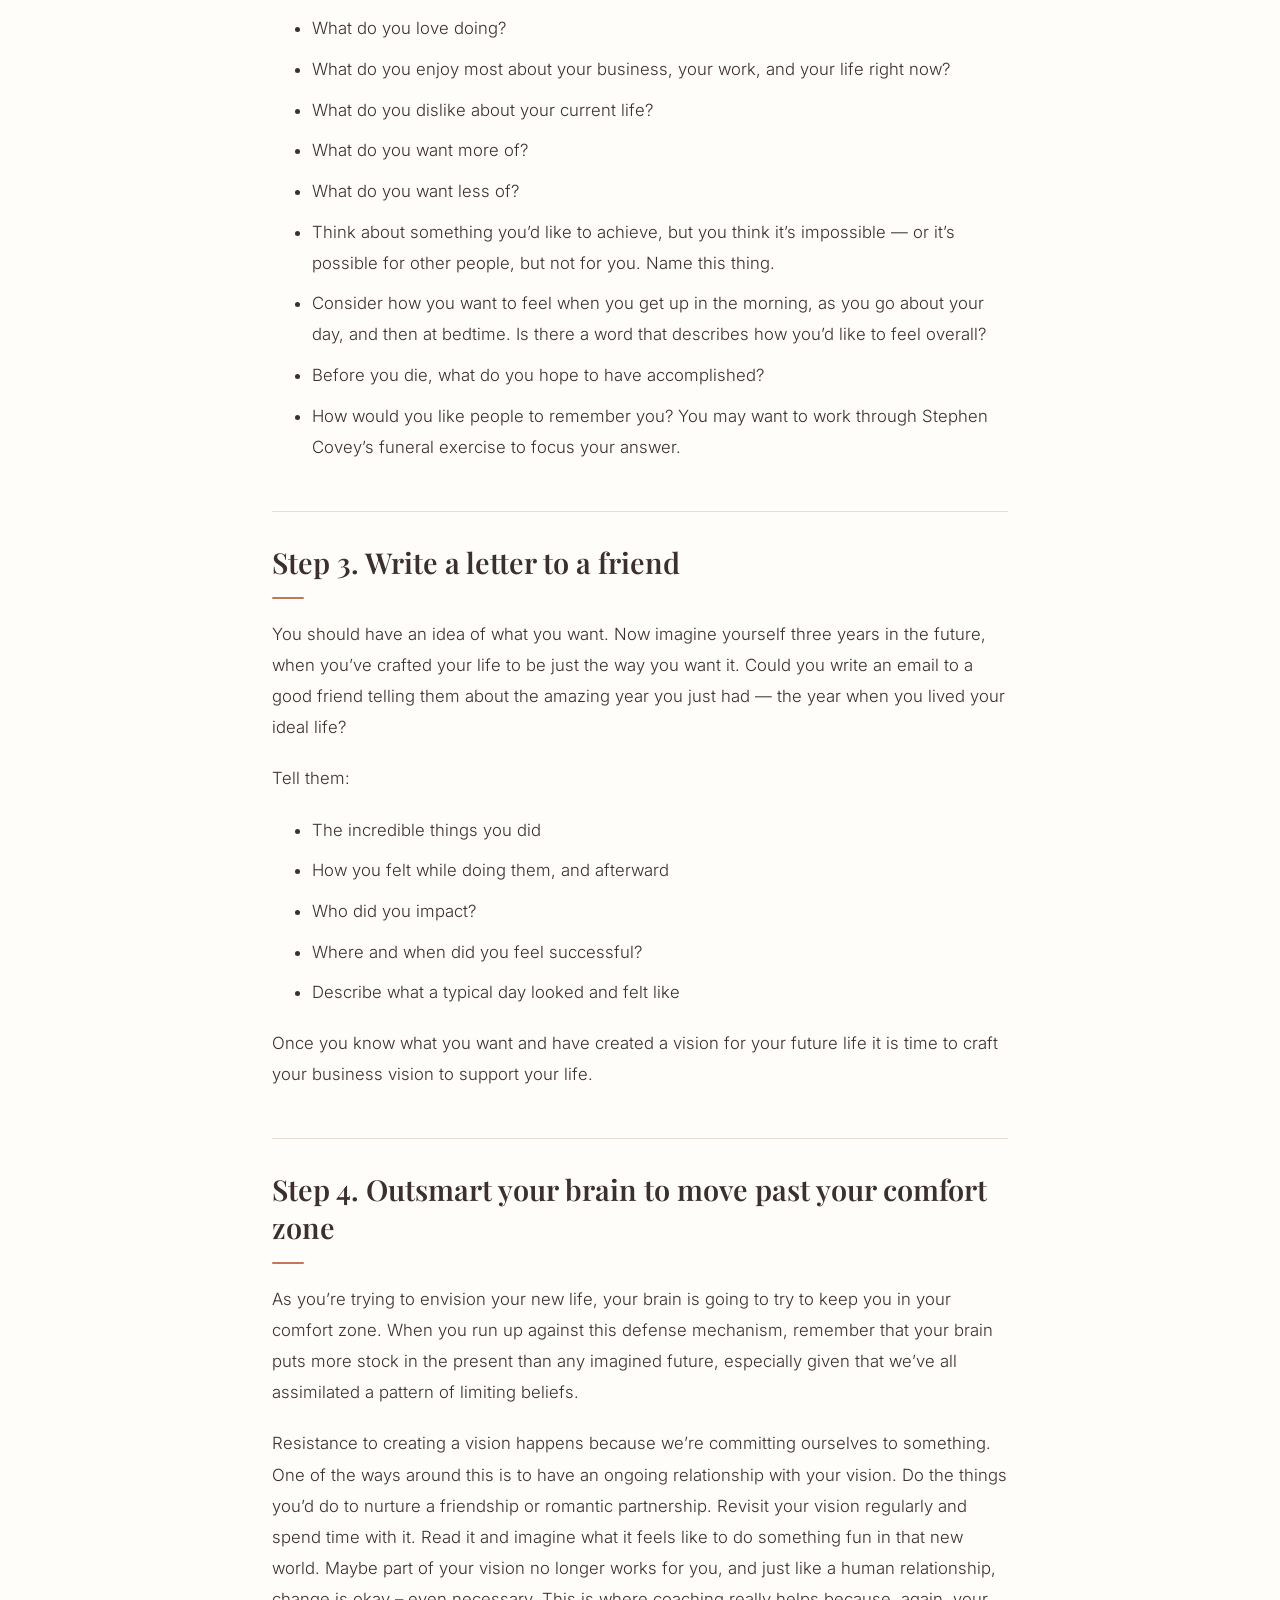
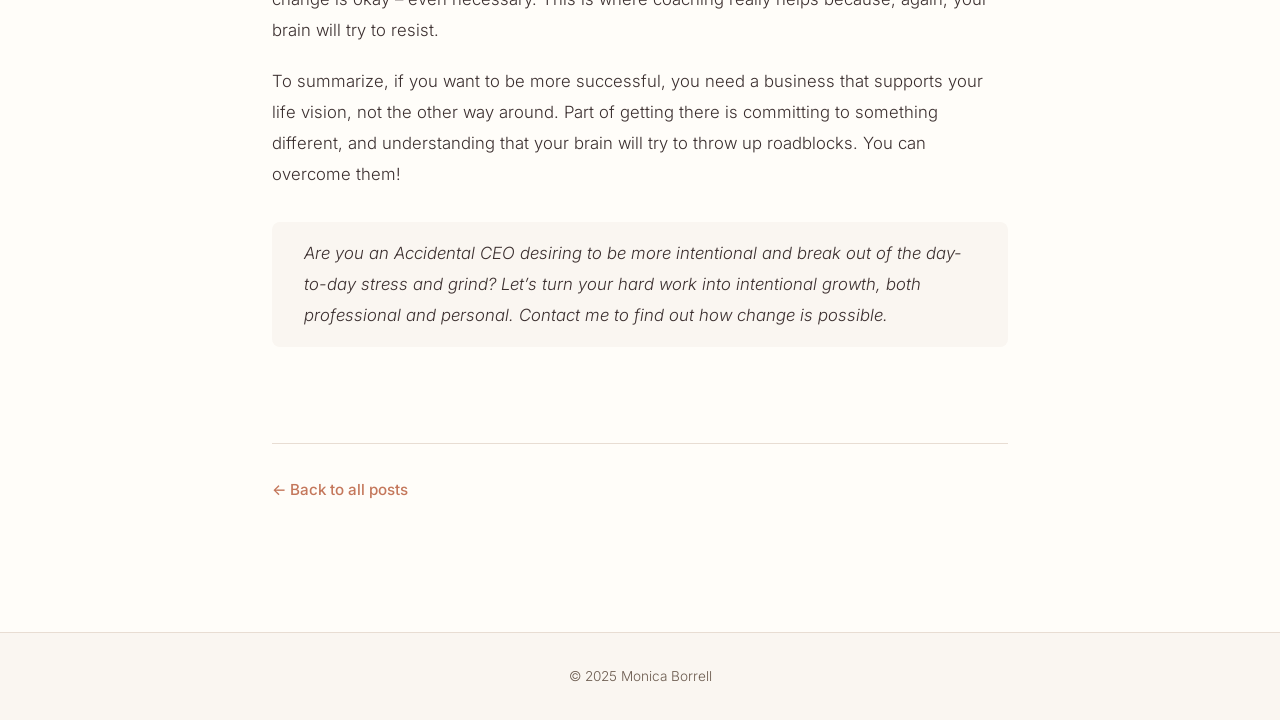
<file: blog/becoming-an-intentional-ceo-vision/index.html>
<!DOCTYPE html>
<html lang="en">
<head>
  <meta charset="UTF-8">
  <meta name="viewport" content="width=device-width, initial-scale=1.0">
  <meta name="description" content="Before making a business plan, create a vision for your life — Intentional CEO principle #1.">
  <title>Before making a business plan, create a vision for your life — Monica Borrell</title>
  <link rel="stylesheet" href="../../styles.css">

  <!-- Google Fonts -->
  <link rel="preconnect" href="https://fonts.googleapis.com">
  <link rel="preconnect" href="https://fonts.gstatic.com" crossorigin>
  <link href="https://fonts.googleapis.com/css2?family=Playfair+Display:ital,wght@0,400;0,600;1,400&family=Inter:wght@300;400;500&display=swap" rel="stylesheet">
</head>
<body>

  <!-- ============================================
       NAVIGATION
       ============================================ -->
  <nav class="site-nav">
    <div class="nav-container">
      <a href="/" class="nav-logo">Monica Borrell</a>
      <a href="/blog/" class="nav-blog-link active">Blog</a>
    </div>
  </nav>

  <!-- ============================================
       BLOG POST
       ============================================ -->
  <article class="blog-post">
    <div class="container">

      <!-- Post Header -->
      <header class="post-header">
        <div class="post-meta">
          <time datetime="2023-05-30">May 30, 2023</time>
          <span class="post-meta-sep">&bull;</span>
          <span>Written by Monica Borrell</span>
        </div>
        <h1>Before making a business plan, create a vision for your life. (Intentional CEO principle #1)</h1>
      </header>

      <!-- Post Body -->
      <div class="post-body">

        <p>Have you heard the old story, <em>The Fisherman and the Businessman</em> where a small business owner rightly realizes the absurdity of working harder and making more money simply so they can live a simple and pleasurable life when they already have this life? It might seem like a quaint folk tale, but it highlights the importance of beginning with the end in mind. Bigger might not be better if it doesn&rsquo;t serve your goals.</p>

        <h2>Do I have what it takes to become an Intentional CEO?</h2>

        <p>Intentional CEOs know what kind of life they want. They craft their business to support that life.</p>

        <p>So many Accidental CEOs developed their startups because they love creating or delivering a thing: an innovative new product or an irresistible service. They then get successful and find themselves running a small enterprise, with people working for them. Suddenly they&rsquo;re doing all the things others don&rsquo;t want to do, or can&rsquo;t do at the expected level of competence.</p>

        <p>You don&rsquo;t really want to do these things either, but someone&rsquo;s got to, right? Because you&rsquo;ve become the Accidental CEO.</p>

        <p>In the early stages, with a few (or no) other employees and a bootstrap operation, this sort of behavior was vital for growth. It likely also became a source of pride for you. It&rsquo;s emotionally fulfilling and personally rewarding. Doing it all and doing it well is the juice that gets entrepreneurs out of bed in the morning.</p>

        <p>As the company matures, though, this means many CEOs head up businesses they no longer love. Not to mention there are hundreds of things to worry about. Are my clients happy? Are people on my team okay? Do I need to hire or fire or have some difficult conversations? This stress bleeds into your life and saps your happiness.</p>

        <p>Most of my clients come to me unable to imagine a day when they won&rsquo;t have to work at least some of the time. A vacation is out of the question. They have to be available 24/7 to put out fires. At this stage, you are desperate to move from Accidental CEO to Intentional CEO so you can regain control over your day-to-day and set up a better future. You want your business to be something that supports your life, not the other way around.</p>

        <p>The first step is to answer this question, one of life&rsquo;s most difficult for many people:</p>

        <h2>Step 1. What do you want?</h2>

        <h2>Possibility &mdash; and why it&rsquo;s so hard to envision</h2>

        <p>What do you really want? More specifically, what would you want if you knew anything was possible?</p>

        <p>Often when faced with this question, people automatically calibrate down their goal to something they know they can create. What we see as possible is something within our comfort zone. Meaning, we won&rsquo;t need to change anything about ourselves, the way we relate to the world, nor how we interact with others.</p>

        <p>However, real possibility lies outside your comfort zone.</p>

        <p>The problem is that subconscious beliefs and fears work really hard to keep us safely within the boundaries of what we believe is achievable and safe.</p>

        <p>The brain is funny that way. Our fears and our subconscious create these boundaries as a survival mechanism to keep us safe. So if you tell yourself, I can&rsquo;t do this thing, because no one ever has ever done it, your brain believes you. If you think, I can do this thing, because so many other people have already done it, your brain believes this statement, too. In both cases, it fires up thought routines and patterns that support your belief &ndash; even for two seemingly converse ideas.</p>

        <p>Despite the apparent contradiction, this is a beautiful thing. Our brain wants to keep us safe, remember? This also may be the core skill that got you to where you are today! The downside is that this survival mechanism keeps us from seeing outside our comfort zone. For this reason, it can be very useful &ndash; imperative, perhaps &ndash; to get supported by a coach as you work on truly understanding what you want.</p>

        <p>A good coach guides you. They hold open the door to the unknown &mdash; which reveals everything outside of your comfort zone &mdash; and they give you a bit of time to look around. Even with their gentle support, you&rsquo;ll likely feel yourself resisting. Again, that&rsquo;s just your comfort zone telling you to stay put, because you couldn&rsquo;t possibly achieve anything beyond its boundaries.</p>

        <p><strong>Remember, real possibility lies outside your comfort zone.</strong></p>

        <p>Even if you&rsquo;re not quite ready for a live coach, you can do some exercises to take baby steps beyond your comfort zone.</p>

        <h2>Step 2. Ask yourself these questions to discover what you really want.</h2>

        <p>I&rsquo;ve found that answering these questions in an &ldquo;off the top of my head&rdquo; mode helps me get to the core of how I&rsquo;m feeling. More gut feel, less justifying and rationalization!</p>

        <p>To begin imagining your real possibilities, ask yourself:</p>

        <ul>
          <li>What do you love doing?</li>
          <li>What do you enjoy most about your business, your work, and your life right now?</li>
          <li>What do you dislike about your current life?</li>
          <li>What do you want more of?</li>
          <li>What do you want less of?</li>
          <li>Think about something you&rsquo;d like to achieve, but you think it&rsquo;s impossible &mdash; or it&rsquo;s possible for other people, but not for you. Name this thing.</li>
          <li>Consider how you want to feel when you get up in the morning, as you go about your day, and then at bedtime. Is there a word that describes how you&rsquo;d like to feel overall?</li>
          <li>Before you die, what do you hope to have accomplished?</li>
          <li>How would you like people to remember you? You may want to work through Stephen Covey&rsquo;s funeral exercise to focus your answer.</li>
        </ul>

        <h2>Step 3. Write a letter to a friend</h2>

        <p>You should have an idea of what you want. Now imagine yourself three years in the future, when you&rsquo;ve crafted your life to be just the way you want it. Could you write an email to a good friend telling them about the amazing year you just had &mdash; the year when you lived your ideal life?</p>

        <p>Tell them:</p>

        <ul>
          <li>The incredible things you did</li>
          <li>How you felt while doing them, and afterward</li>
          <li>Who did you impact?</li>
          <li>Where and when did you feel successful?</li>
          <li>Describe what a typical day looked and felt like</li>
        </ul>

        <p>Once you know what you want and have created a vision for your future life it is time to craft your business vision to support your life.</p>

        <h2>Step 4. Outsmart your brain to move past your comfort zone</h2>

        <p>As you&rsquo;re trying to envision your new life, your brain is going to try to keep you in your comfort zone. When you run up against this defense mechanism, remember that your brain puts more stock in the present than any imagined future, especially given that we&rsquo;ve all assimilated a pattern of limiting beliefs.</p>

        <p>Resistance to creating a vision happens because we&rsquo;re committing ourselves to something. One of the ways around this is to have an ongoing relationship with your vision. Do the things you&rsquo;d do to nurture a friendship or romantic partnership. Revisit your vision regularly and spend time with it. Read it and imagine what it feels like to do something fun in that new world. Maybe part of your vision no longer works for you, and just like a human relationship, change is okay &ndash; even necessary. This is where coaching really helps because, again, your brain will try to resist.</p>

        <p>To summarize, if you want to be more successful, you need a business that supports your life vision, not the other way around. Part of getting there is committing to something different, and understanding that your brain will try to throw up roadblocks. You can overcome them!</p>

        <p class="post-disclaimer"><em>Are you an Accidental CEO desiring to be more intentional and break out of the day-to-day stress and grind? Let&rsquo;s turn your hard work into intentional growth, both professional and personal. Contact me to find out how change is possible.</em></p>

      </div>

      <!-- Back to Blog -->
      <div class="post-footer">
        <a href="/blog/" class="back-to-blog">&larr; Back to all posts</a>
      </div>

    </div>
  </article>

  <!-- ============================================
       FOOTER
       ============================================ -->
  <footer class="footer">
    <div class="container">
      <p>&copy; 2025 Monica Borrell</p>
    </div>
  </footer>

  <script src="../../main.js"></script>
</body>
</html>
</file>
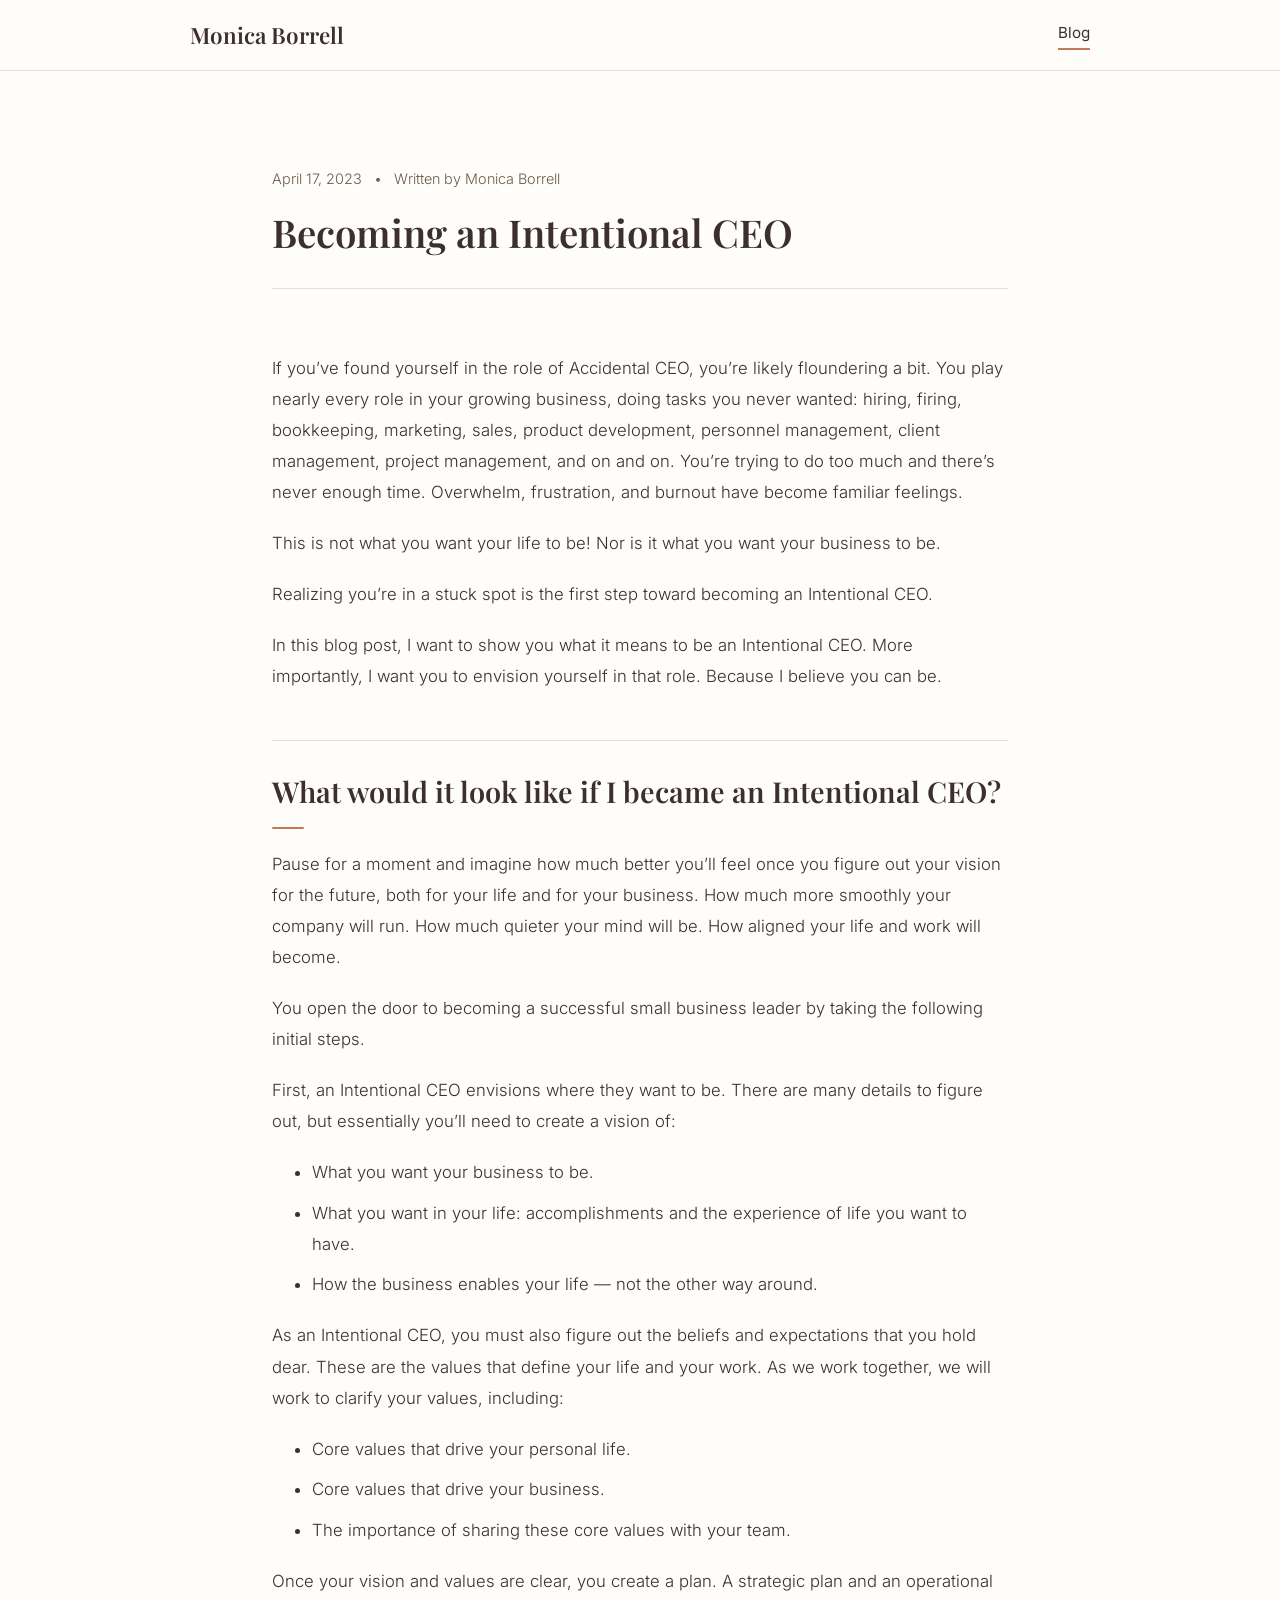
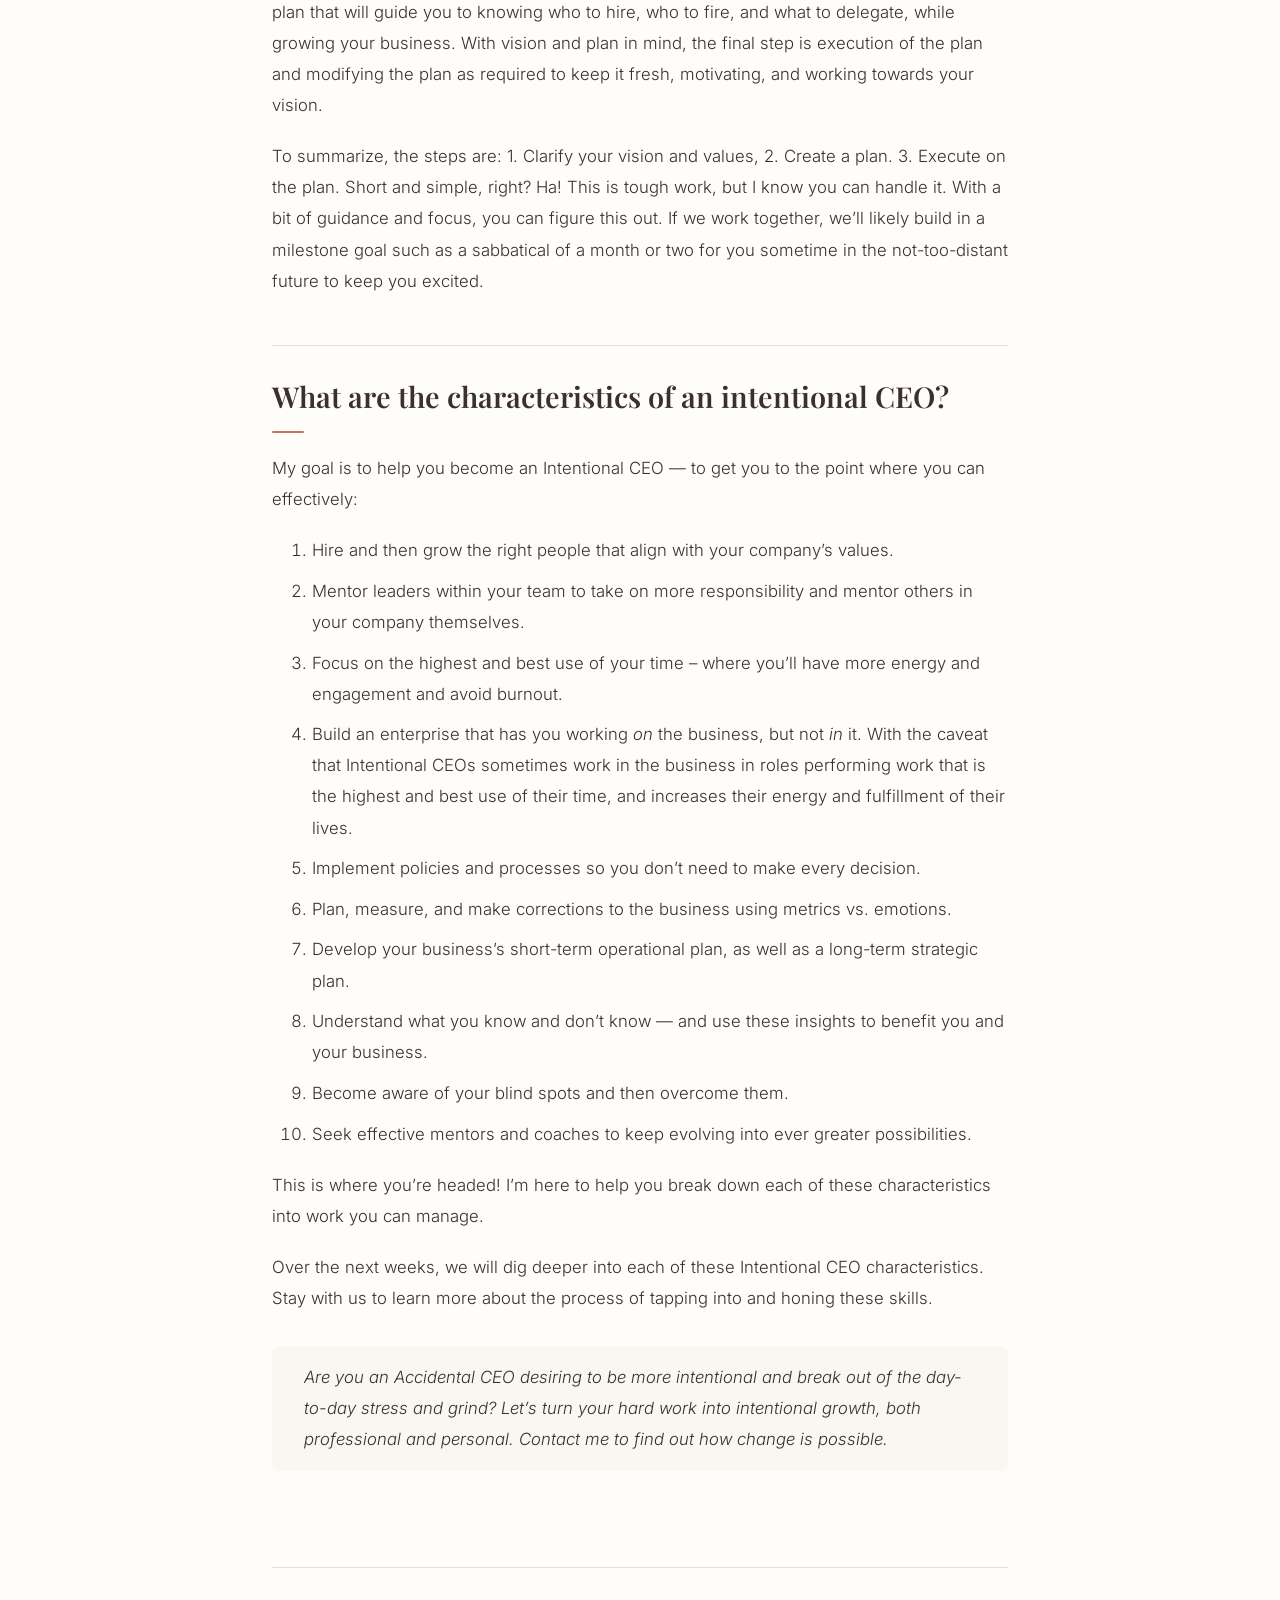
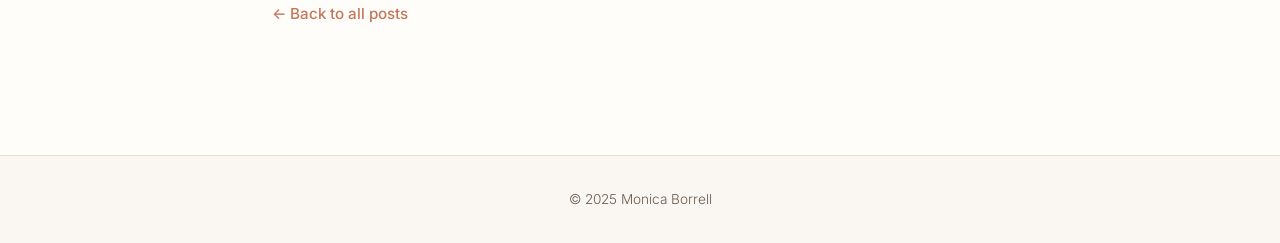
<file: blog/becoming-an-intentional-ceo/index.html>
<!DOCTYPE html>
<html lang="en">
<head>
  <meta charset="UTF-8">
  <meta name="viewport" content="width=device-width, initial-scale=1.0">
  <meta name="description" content="Becoming an Intentional CEO — what it means and how to begin the process.">
  <title>Becoming an Intentional CEO — Monica Borrell</title>
  <link rel="stylesheet" href="../../styles.css">

  <!-- Google Fonts -->
  <link rel="preconnect" href="https://fonts.googleapis.com">
  <link rel="preconnect" href="https://fonts.gstatic.com" crossorigin>
  <link href="https://fonts.googleapis.com/css2?family=Playfair+Display:ital,wght@0,400;0,600;1,400&family=Inter:wght@300;400;500&display=swap" rel="stylesheet">
</head>
<body>

  <!-- ============================================
       NAVIGATION
       ============================================ -->
  <nav class="site-nav">
    <div class="nav-container">
      <a href="/" class="nav-logo">Monica Borrell</a>
      <a href="/blog/" class="nav-blog-link active">Blog</a>
    </div>
  </nav>

  <!-- ============================================
       BLOG POST
       ============================================ -->
  <article class="blog-post">
    <div class="container">

      <!-- Post Header -->
      <header class="post-header">
        <div class="post-meta">
          <time datetime="2023-04-17">April 17, 2023</time>
          <span class="post-meta-sep">&bull;</span>
          <span>Written by Monica Borrell</span>
        </div>
        <h1>Becoming an Intentional CEO</h1>
      </header>

      <!-- Post Body -->
      <div class="post-body">

        <p>If you&rsquo;ve found yourself in the role of Accidental CEO, you&rsquo;re likely floundering a bit. You play nearly every role in your growing business, doing tasks you never wanted: hiring, firing, bookkeeping, marketing, sales, product development, personnel management, client management, project management, and on and on. You&rsquo;re trying to do too much and there&rsquo;s never enough time. Overwhelm, frustration, and burnout have become familiar feelings.</p>

        <p>This is not what you want your life to be! Nor is it what you want your business to be.</p>

        <p>Realizing you&rsquo;re in a stuck spot is the first step toward becoming an Intentional CEO.</p>

        <p>In this blog post, I want to show you what it means to be an Intentional CEO. More importantly, I want you to envision yourself in that role. Because I believe you can be.</p>

        <h2>What would it look like if I became an Intentional CEO?</h2>

        <p>Pause for a moment and imagine how much better you&rsquo;ll feel once you figure out your vision for the future, both for your life and for your business. How much more smoothly your company will run. How much quieter your mind will be. How aligned your life and work will become.</p>

        <p>You open the door to becoming a successful small business leader by taking the following initial steps.</p>

        <p>First, an Intentional CEO envisions where they want to be. There are many details to figure out, but essentially you&rsquo;ll need to create a vision of:</p>

        <ul>
          <li>What you want your business to be.</li>
          <li>What you want in your life: accomplishments and the experience of life you want to have.</li>
          <li>How the business enables your life &mdash; not the other way around.</li>
        </ul>

        <p>As an Intentional CEO, you must also figure out the beliefs and expectations that you hold dear. These are the values that define your life and your work. As we work together, we will work to clarify your values, including:</p>

        <ul>
          <li>Core values that drive your personal life.</li>
          <li>Core values that drive your business.</li>
          <li>The importance of sharing these core values with your team.</li>
        </ul>

        <p>Once your vision and values are clear, you create a plan. A strategic plan and an operational plan that will guide you to knowing who to hire, who to fire, and what to delegate, while growing your business. With vision and plan in mind, the final step is execution of the plan and modifying the plan as required to keep it fresh, motivating, and working towards your vision.</p>

        <p>To summarize, the steps are: 1. Clarify your vision and values, 2. Create a plan. 3. Execute on the plan. Short and simple, right? Ha! This is tough work, but I know you can handle it. With a bit of guidance and focus, you can figure this out. If we work together, we&rsquo;ll likely build in a milestone goal such as a sabbatical of a month or two for you sometime in the not-too-distant future to keep you excited.</p>

        <h2>What are the characteristics of an intentional CEO?</h2>

        <p>My goal is to help you become an Intentional CEO &mdash; to get you to the point where you can effectively:</p>

        <ol>
          <li>Hire and then grow the right people that align with your company&rsquo;s values.</li>
          <li>Mentor leaders within your team to take on more responsibility and mentor others in your company themselves.</li>
          <li>Focus on the highest and best use of your time &ndash; where you&rsquo;ll have more energy and engagement and avoid burnout.</li>
          <li>Build an enterprise that has you working <em>on</em> the business, but not <em>in</em> it. With the caveat that Intentional CEOs sometimes work in the business in roles performing work that is the highest and best use of their time, and increases their energy and fulfillment of their lives.</li>
          <li>Implement policies and processes so you don&rsquo;t need to make every decision.</li>
          <li>Plan, measure, and make corrections to the business using metrics vs. emotions.</li>
          <li>Develop your business&rsquo;s short-term operational plan, as well as a long-term strategic plan.</li>
          <li>Understand what you know and don&rsquo;t know &mdash; and use these insights to benefit you and your business.</li>
          <li>Become aware of your blind spots and then overcome them.</li>
          <li>Seek effective mentors and coaches to keep evolving into ever greater possibilities.</li>
        </ol>

        <p>This is where you&rsquo;re headed! I&rsquo;m here to help you break down each of these characteristics into work you can manage.</p>

        <p>Over the next weeks, we will dig deeper into each of these Intentional CEO characteristics. Stay with us to learn more about the process of tapping into and honing these skills.</p>

        <p class="post-disclaimer"><em>Are you an Accidental CEO desiring to be more intentional and break out of the day-to-day stress and grind? Let&rsquo;s turn your hard work into intentional growth, both professional and personal. Contact me to find out how change is possible.</em></p>

      </div>

      <!-- Back to Blog -->
      <div class="post-footer">
        <a href="/blog/" class="back-to-blog">&larr; Back to all posts</a>
      </div>

    </div>
  </article>

  <!-- ============================================
       FOOTER
       ============================================ -->
  <footer class="footer">
    <div class="container">
      <p>&copy; 2025 Monica Borrell</p>
    </div>
  </footer>

  <script src="../../main.js"></script>
</body>
</html>
</file>
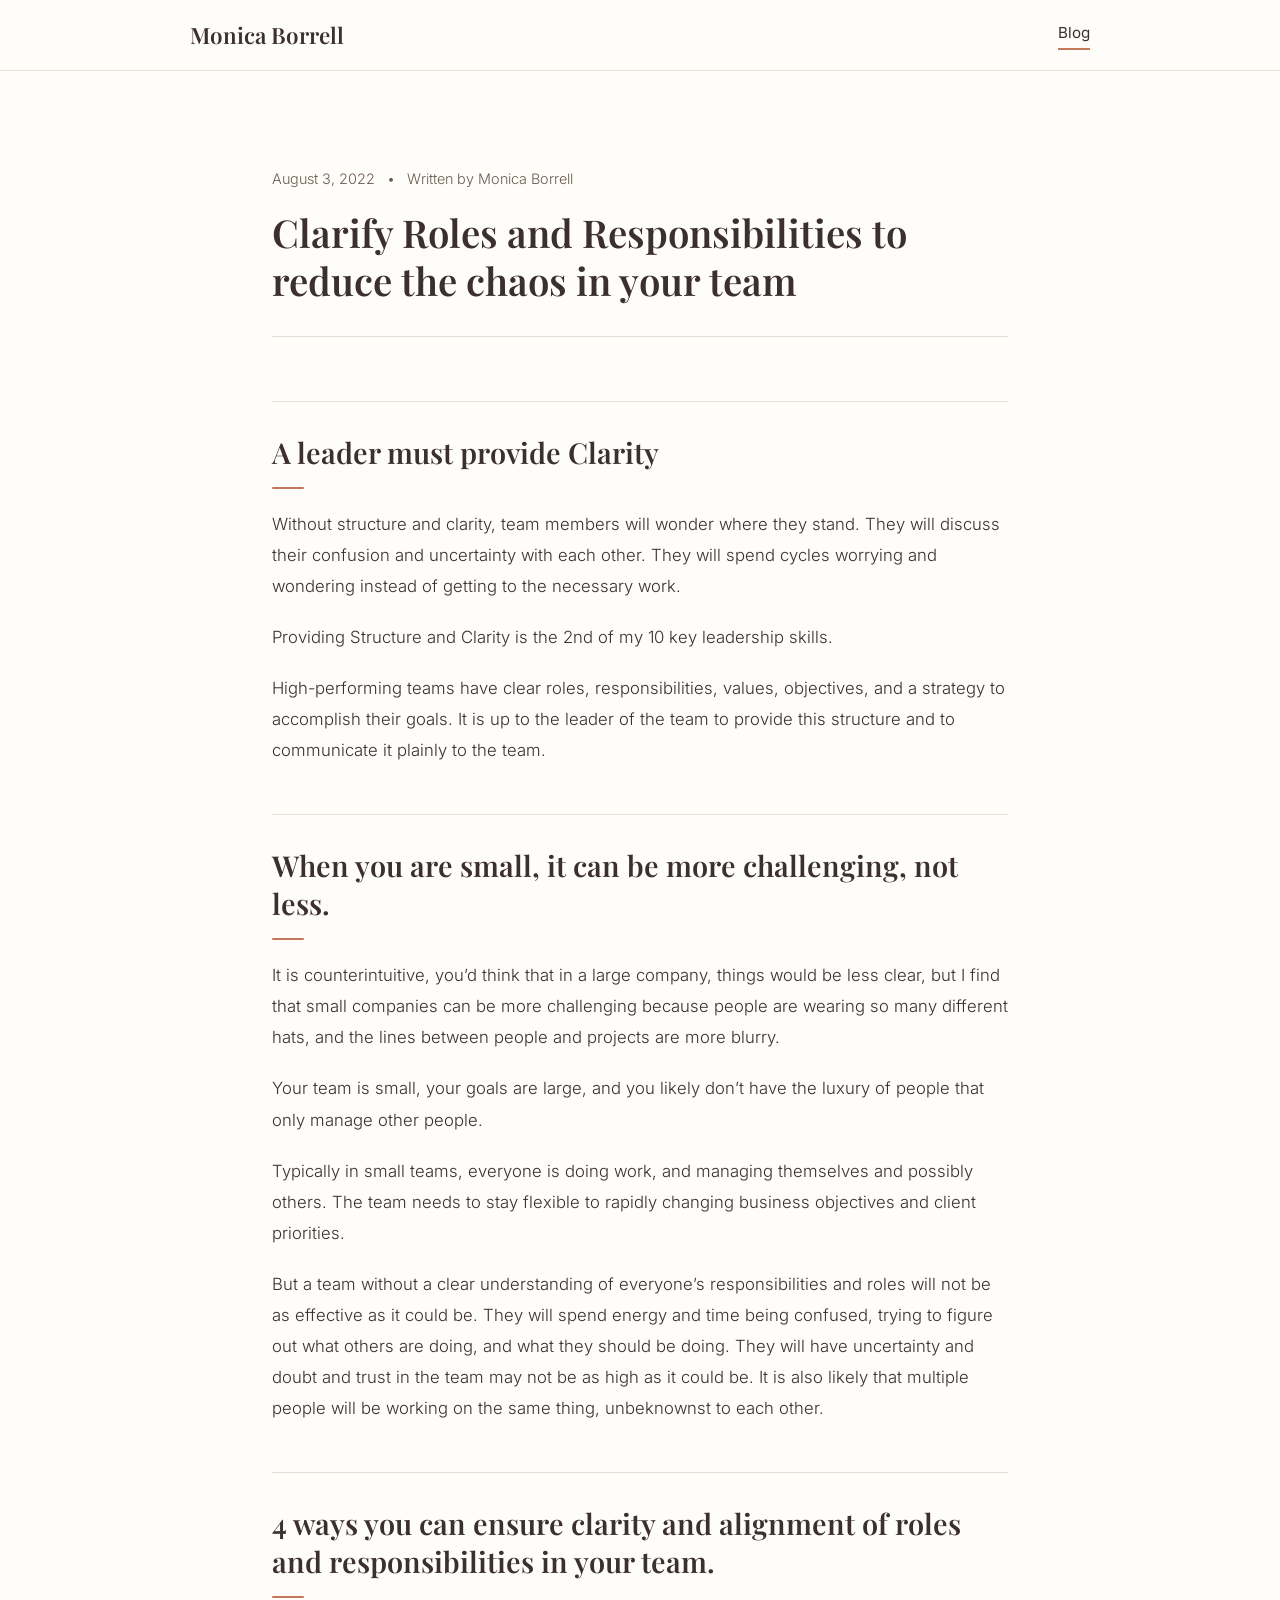
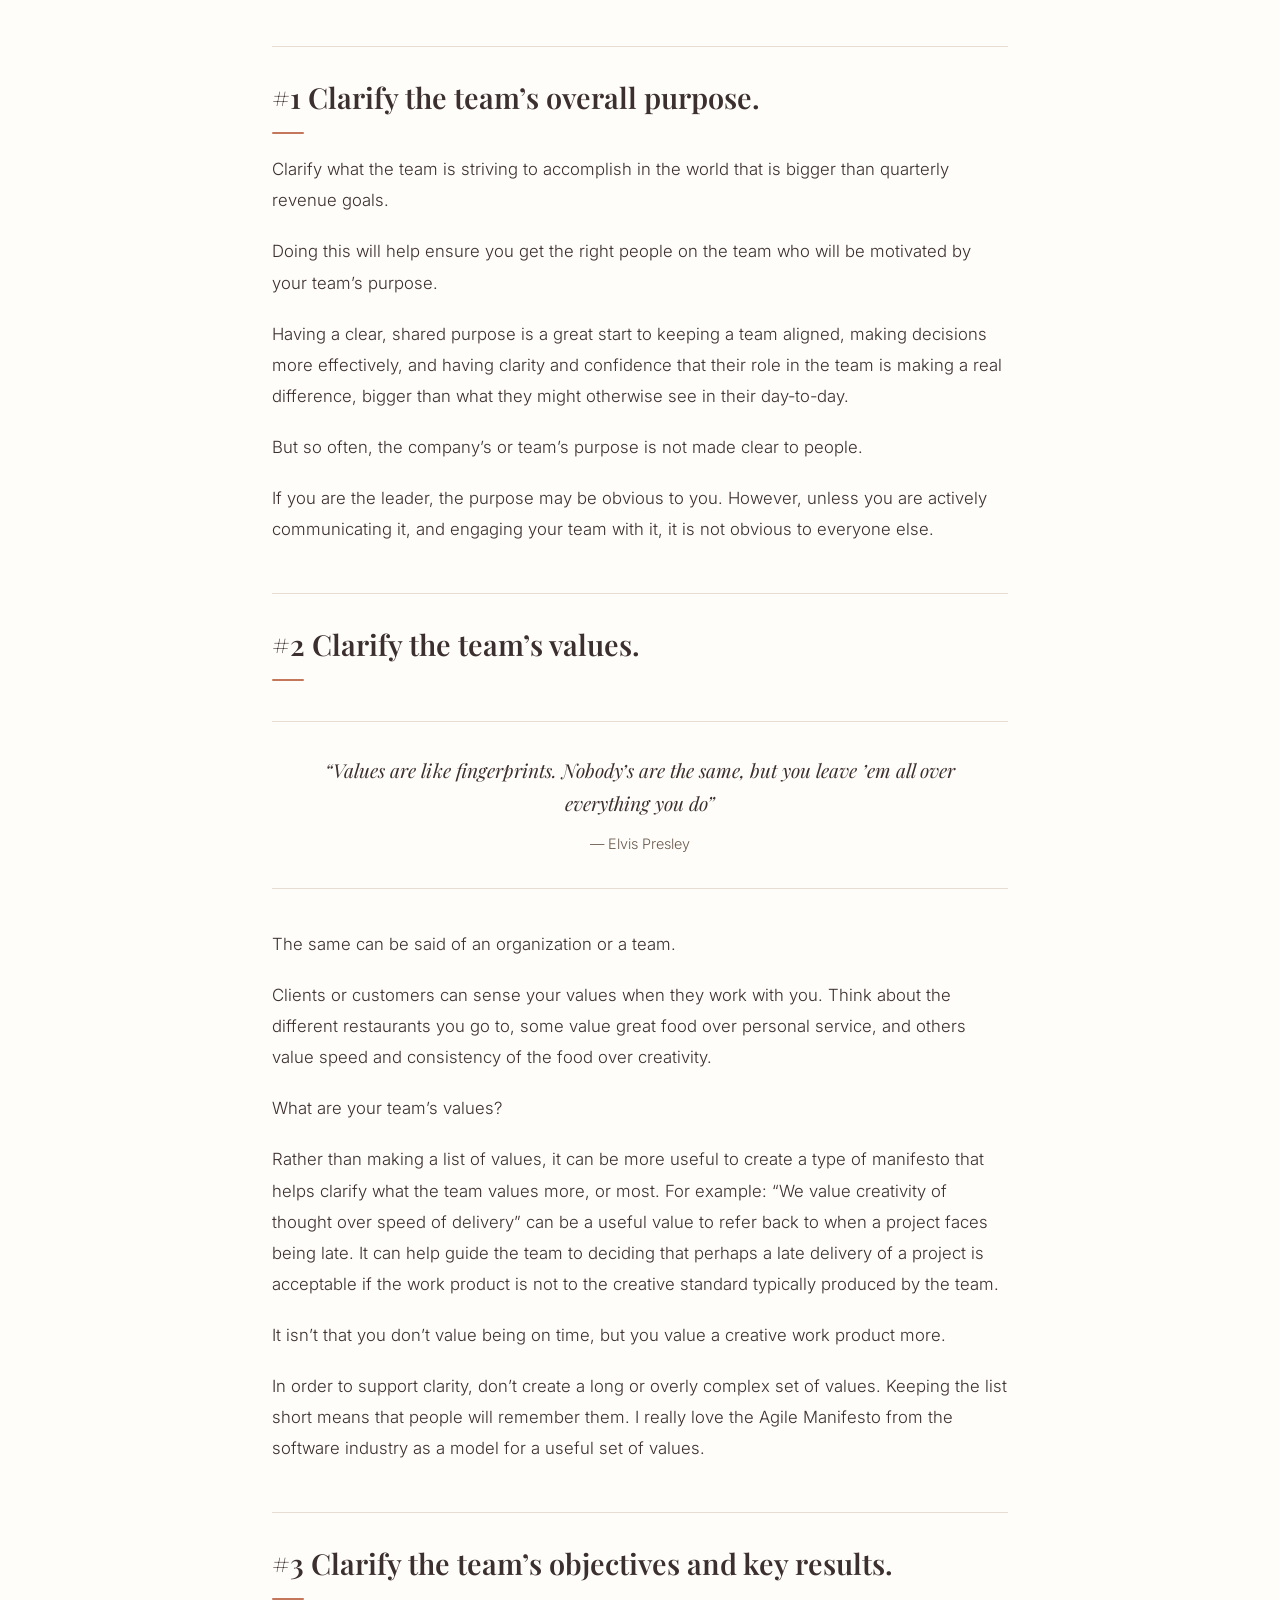
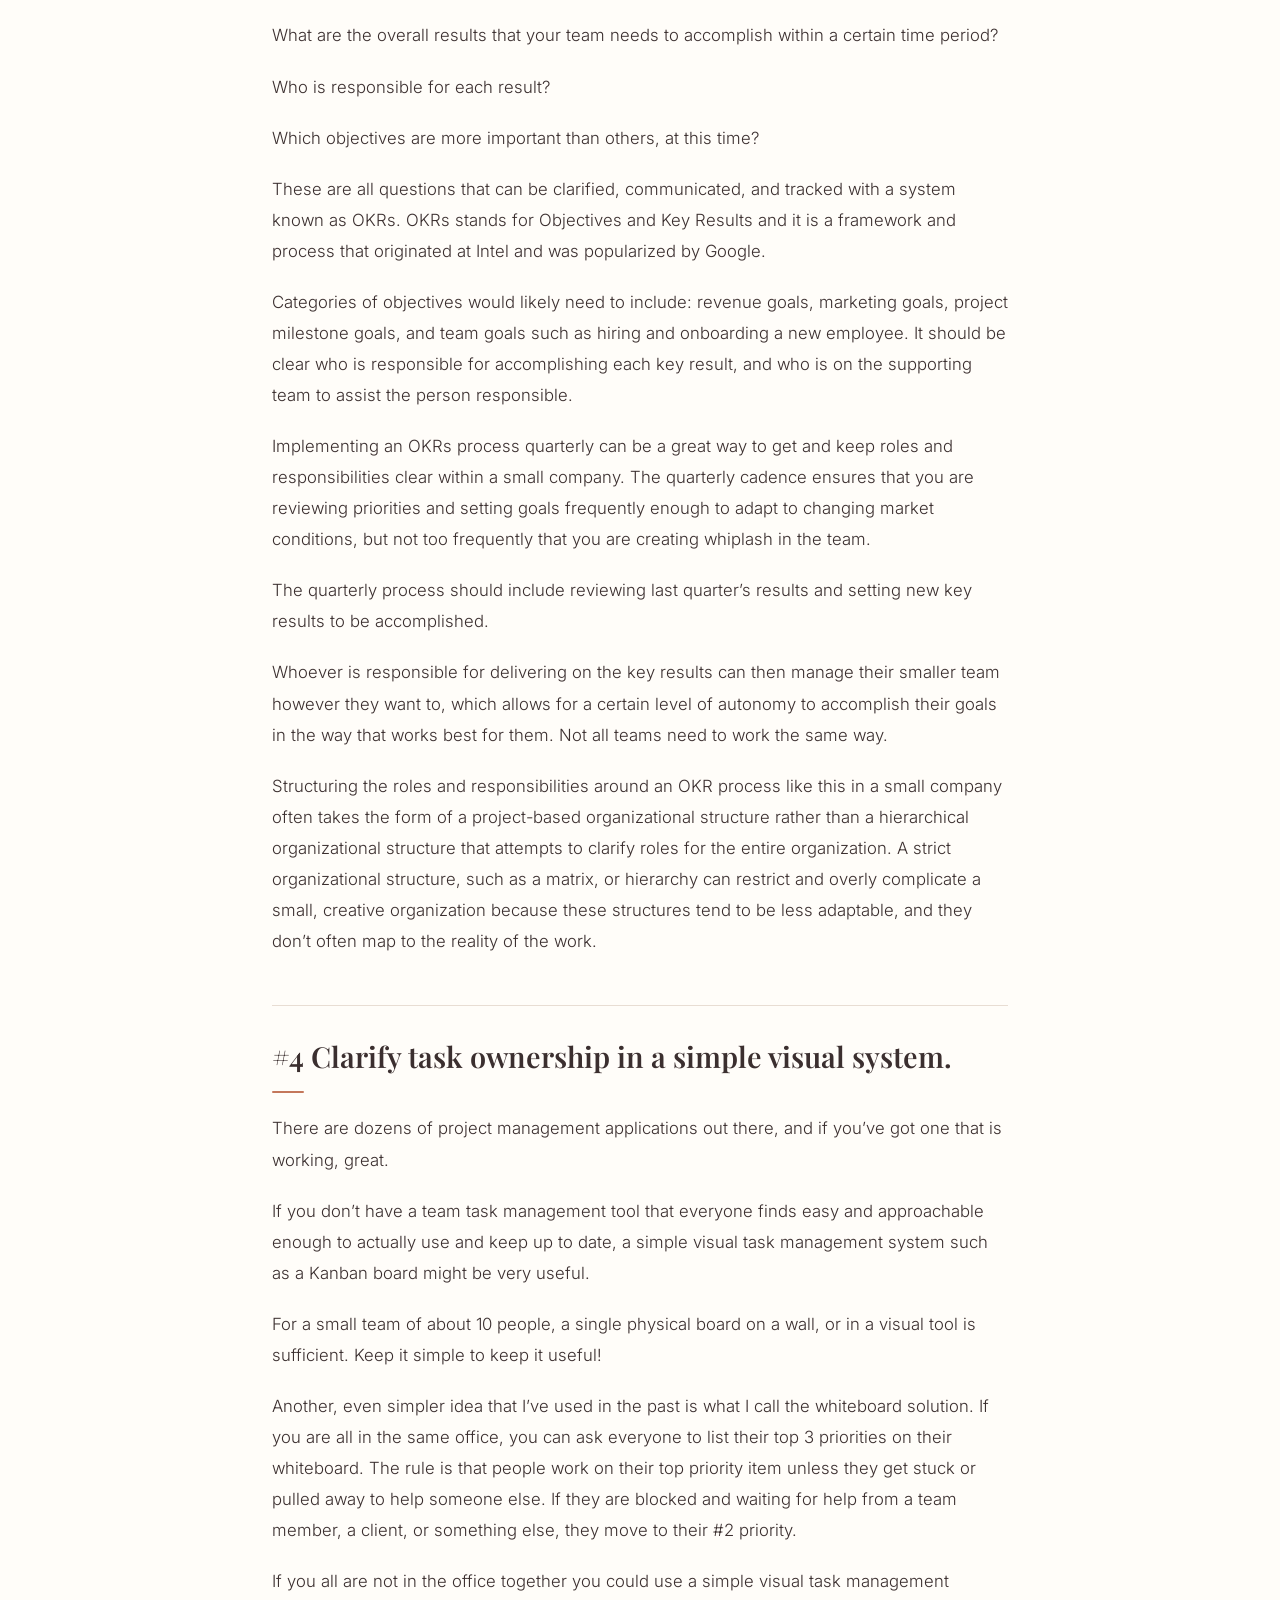
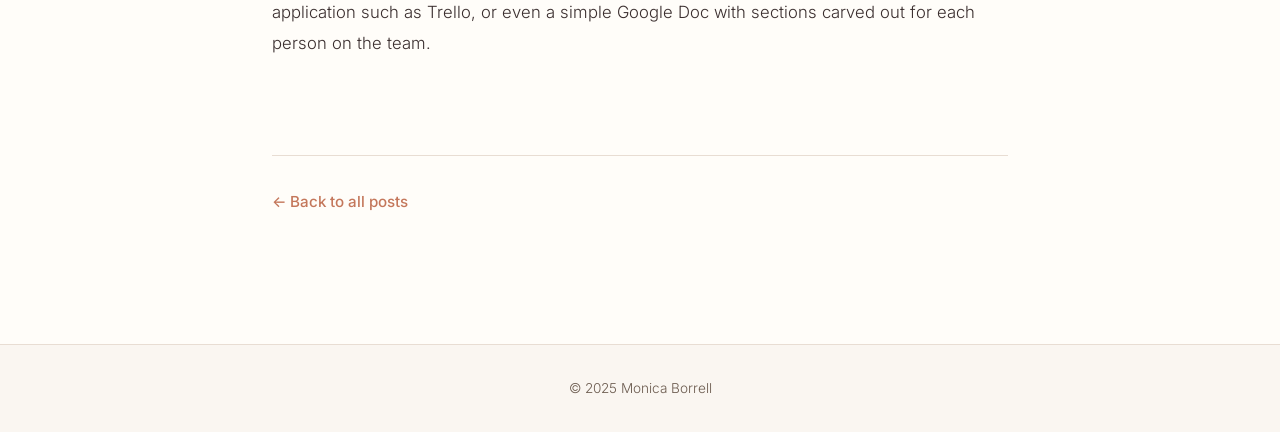
<file: blog/clarify-roles-and-responsibilities/index.html>
<!DOCTYPE html>
<html lang="en">
<head>
  <meta charset="UTF-8">
  <meta name="viewport" content="width=device-width, initial-scale=1.0">
  <meta name="description" content="Clarify Roles and Responsibilities to reduce the chaos in your team.">
  <title>Clarify Roles and Responsibilities to reduce the chaos in your team — Monica Borrell</title>
  <link rel="stylesheet" href="../../styles.css">

  <!-- Google Fonts -->
  <link rel="preconnect" href="https://fonts.googleapis.com">
  <link rel="preconnect" href="https://fonts.gstatic.com" crossorigin>
  <link href="https://fonts.googleapis.com/css2?family=Playfair+Display:ital,wght@0,400;0,600;1,400&family=Inter:wght@300;400;500&display=swap" rel="stylesheet">
</head>
<body>

  <!-- ============================================
       NAVIGATION
       ============================================ -->
  <nav class="site-nav">
    <div class="nav-container">
      <a href="/" class="nav-logo">Monica Borrell</a>
      <a href="/blog/" class="nav-blog-link active">Blog</a>
    </div>
  </nav>

  <!-- ============================================
       BLOG POST
       ============================================ -->
  <article class="blog-post">
    <div class="container">

      <!-- Post Header -->
      <header class="post-header">
        <div class="post-meta">
          <time datetime="2022-08-03">August 3, 2022</time>
          <span class="post-meta-sep">&bull;</span>
          <span>Written by Monica Borrell</span>
        </div>
        <h1>Clarify Roles and Responsibilities to reduce the chaos in your team</h1>
      </header>

      <!-- Post Body -->
      <div class="post-body">

        <h2>A leader must provide Clarity</h2>

        <p>Without structure and clarity, team members will wonder where they stand. They will discuss their confusion and uncertainty with each other. They will spend cycles worrying and wondering instead of getting to the necessary work.</p>

        <p>Providing Structure and Clarity is the 2nd of my 10 key leadership skills.</p>

        <p>High-performing teams have clear roles, responsibilities, values, objectives, and a strategy to accomplish their goals. It is up to the leader of the team to provide this structure and to communicate it plainly to the team.</p>

        <h2>When you are small, it can be more challenging, not less.</h2>

        <p>It is counterintuitive, you&rsquo;d think that in a large company, things would be less clear, but I find that small companies can be more challenging because people are wearing so many different hats, and the lines between people and projects are more blurry.</p>

        <p>Your team is small, your goals are large, and you likely don&rsquo;t have the luxury of people that only manage other people.</p>

        <p>Typically in small teams, everyone is doing work, and managing themselves and possibly others. The team needs to stay flexible to rapidly changing business objectives and client priorities.</p>

        <p>But a team without a clear understanding of everyone&rsquo;s responsibilities and roles will not be as effective as it could be. They will spend energy and time being confused, trying to figure out what others are doing, and what they should be doing. They will have uncertainty and doubt and trust in the team may not be as high as it could be. It is also likely that multiple people will be working on the same thing, unbeknownst to each other.</p>

        <h2>4 ways you can ensure clarity and alignment of roles and responsibilities in your team.</h2>

        <h2>#1 Clarify the team&rsquo;s overall purpose.</h2>

        <p>Clarify what the team is striving to accomplish in the world that is bigger than quarterly revenue goals.</p>

        <p>Doing this will help ensure you get the right people on the team who will be motivated by your team&rsquo;s purpose.</p>

        <p>Having a clear, shared purpose is a great start to keeping a team aligned, making decisions more effectively, and having clarity and confidence that their role in the team is making a real difference, bigger than what they might otherwise see in their day-to-day.</p>

        <p>But so often, the company&rsquo;s or team&rsquo;s purpose is not made clear to people.</p>

        <p>If you are the leader, the purpose may be obvious to you. However, unless you are actively communicating it, and engaging your team with it, it is not obvious to everyone else.</p>

        <h2>#2 Clarify the team&rsquo;s values.</h2>

        <blockquote>
          <p>&ldquo;Values are like fingerprints. Nobody&rsquo;s are the same, but you leave &rsquo;em all over everything you do&rdquo;</p>
          <cite>&mdash; Elvis Presley</cite>
        </blockquote>

        <p>The same can be said of an organization or a team.</p>

        <p>Clients or customers can sense your values when they work with you. Think about the different restaurants you go to, some value great food over personal service, and others value speed and consistency of the food over creativity.</p>

        <p>What are your team&rsquo;s values?</p>

        <p>Rather than making a list of values, it can be more useful to create a type of manifesto that helps clarify what the team values more, or most. For example: &ldquo;We value creativity of thought over speed of delivery&rdquo; can be a useful value to refer back to when a project faces being late. It can help guide the team to deciding that perhaps a late delivery of a project is acceptable if the work product is not to the creative standard typically produced by the team.</p>

        <p>It isn&rsquo;t that you don&rsquo;t value being on time, but you value a creative work product more.</p>

        <p>In order to support clarity, don&rsquo;t create a long or overly complex set of values. Keeping the list short means that people will remember them. I really love the Agile Manifesto from the software industry as a model for a useful set of values.</p>

        <h2>#3 Clarify the team&rsquo;s objectives and key results.</h2>

        <p>What are the overall results that your team needs to accomplish within a certain time period?</p>

        <p>Who is responsible for each result?</p>

        <p>Which objectives are more important than others, at this time?</p>

        <p>These are all questions that can be clarified, communicated, and tracked with a system known as OKRs. OKRs stands for Objectives and Key Results and it is a framework and process that originated at Intel and was popularized by Google.</p>

        <p>Categories of objectives would likely need to include: revenue goals, marketing goals, project milestone goals, and team goals such as hiring and onboarding a new employee. It should be clear who is responsible for accomplishing each key result, and who is on the supporting team to assist the person responsible.</p>

        <p>Implementing an OKRs process quarterly can be a great way to get and keep roles and responsibilities clear within a small company. The quarterly cadence ensures that you are reviewing priorities and setting goals frequently enough to adapt to changing market conditions, but not too frequently that you are creating whiplash in the team.</p>

        <p>The quarterly process should include reviewing last quarter&rsquo;s results and setting new key results to be accomplished.</p>

        <p>Whoever is responsible for delivering on the key results can then manage their smaller team however they want to, which allows for a certain level of autonomy to accomplish their goals in the way that works best for them. Not all teams need to work the same way.</p>

        <p>Structuring the roles and responsibilities around an OKR process like this in a small company often takes the form of a project-based organizational structure rather than a hierarchical organizational structure that attempts to clarify roles for the entire organization. A strict organizational structure, such as a matrix, or hierarchy can restrict and overly complicate a small, creative organization because these structures tend to be less adaptable, and they don&rsquo;t often map to the reality of the work.</p>

        <h2>#4 Clarify task ownership in a simple visual system.</h2>

        <p>There are dozens of project management applications out there, and if you&rsquo;ve got one that is working, great.</p>

        <p>If you don&rsquo;t have a team task management tool that everyone finds easy and approachable enough to actually use and keep up to date, a simple visual task management system such as a Kanban board might be very useful.</p>

        <p>For a small team of about 10 people, a single physical board on a wall, or in a visual tool is sufficient. Keep it simple to keep it useful!</p>

        <p>Another, even simpler idea that I&rsquo;ve used in the past is what I call the whiteboard solution. If you are all in the same office, you can ask everyone to list their top 3 priorities on their whiteboard. The rule is that people work on their top priority item unless they get stuck or pulled away to help someone else. If they are blocked and waiting for help from a team member, a client, or something else, they move to their #2 priority.</p>

        <p>If you all are not in the office together you could use a simple visual task management application such as Trello, or even a simple Google Doc with sections carved out for each person on the team.</p>

      </div>

      <!-- Back to Blog -->
      <div class="post-footer">
        <a href="/blog/" class="back-to-blog">&larr; Back to all posts</a>
      </div>

    </div>
  </article>

  <!-- ============================================
       FOOTER
       ============================================ -->
  <footer class="footer">
    <div class="container">
      <p>&copy; 2025 Monica Borrell</p>
    </div>
  </footer>

  <script src="../../main.js"></script>
</body>
</html>
</file>
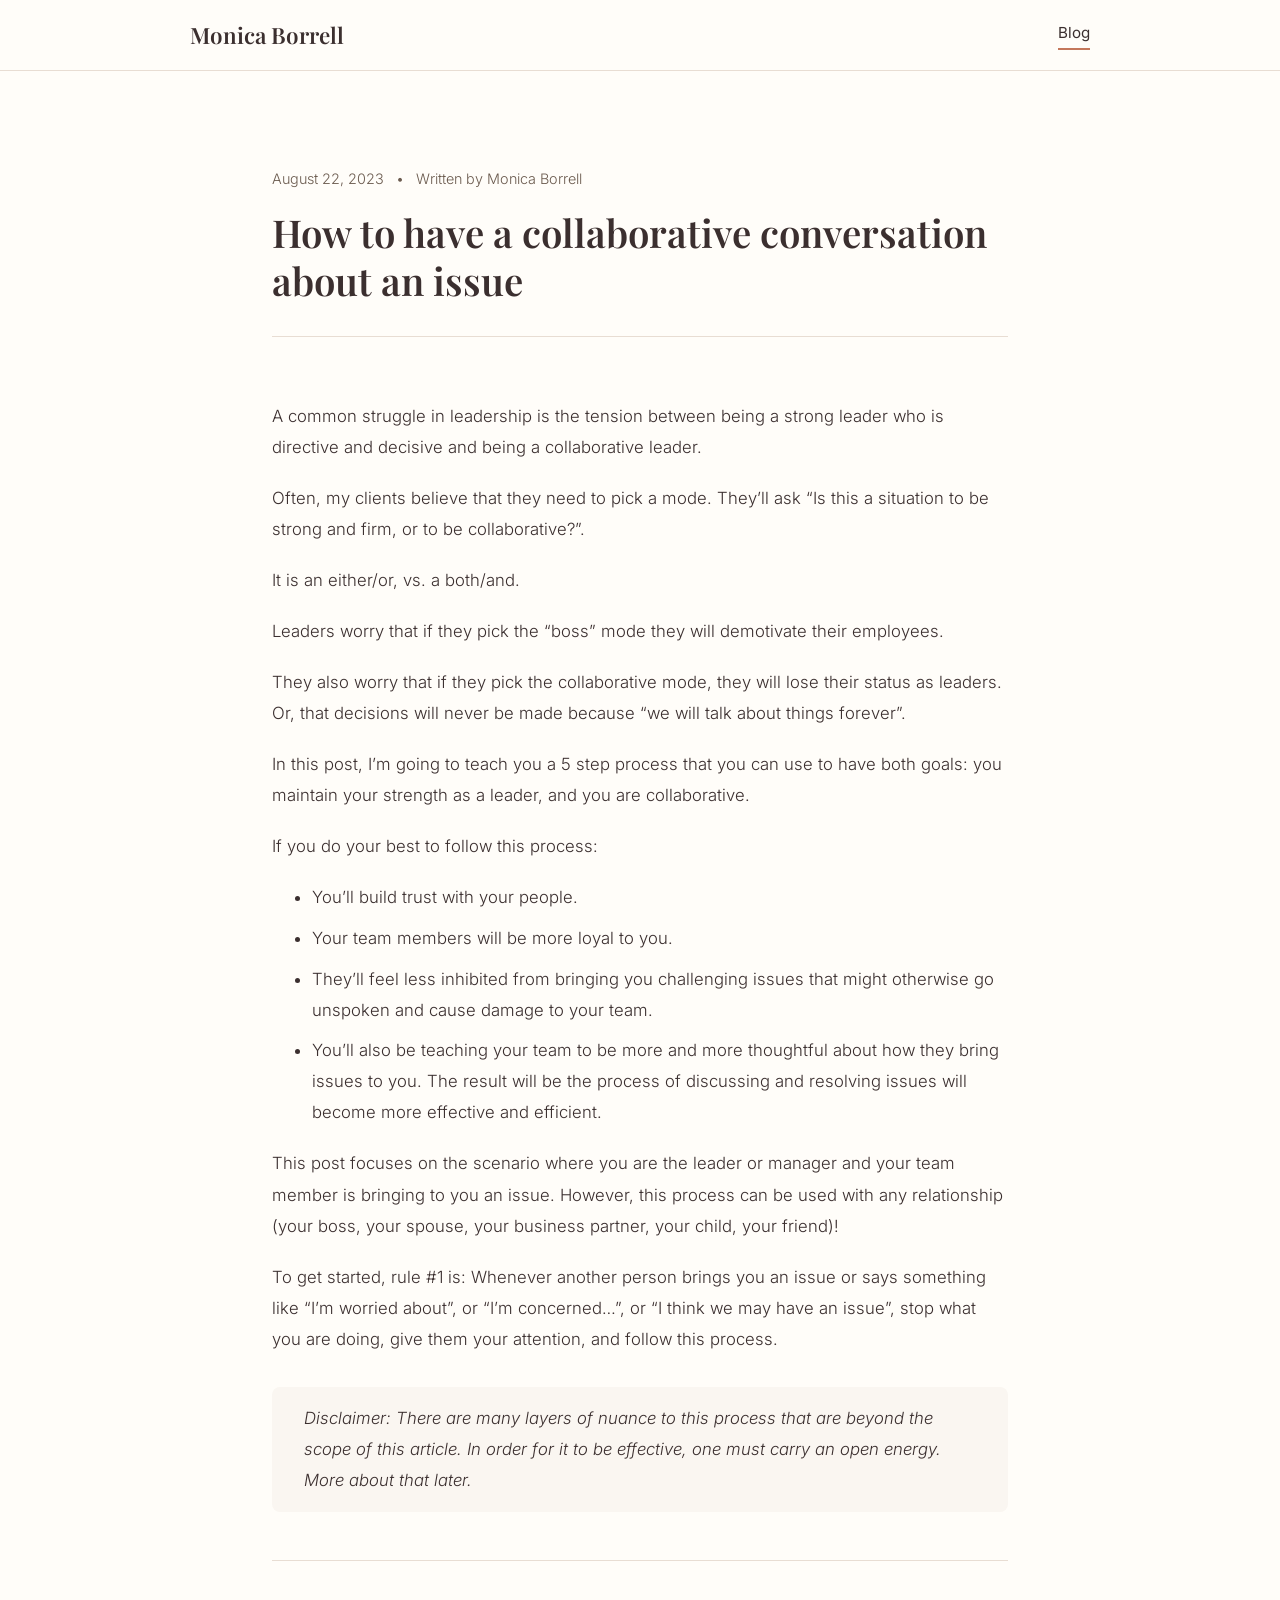
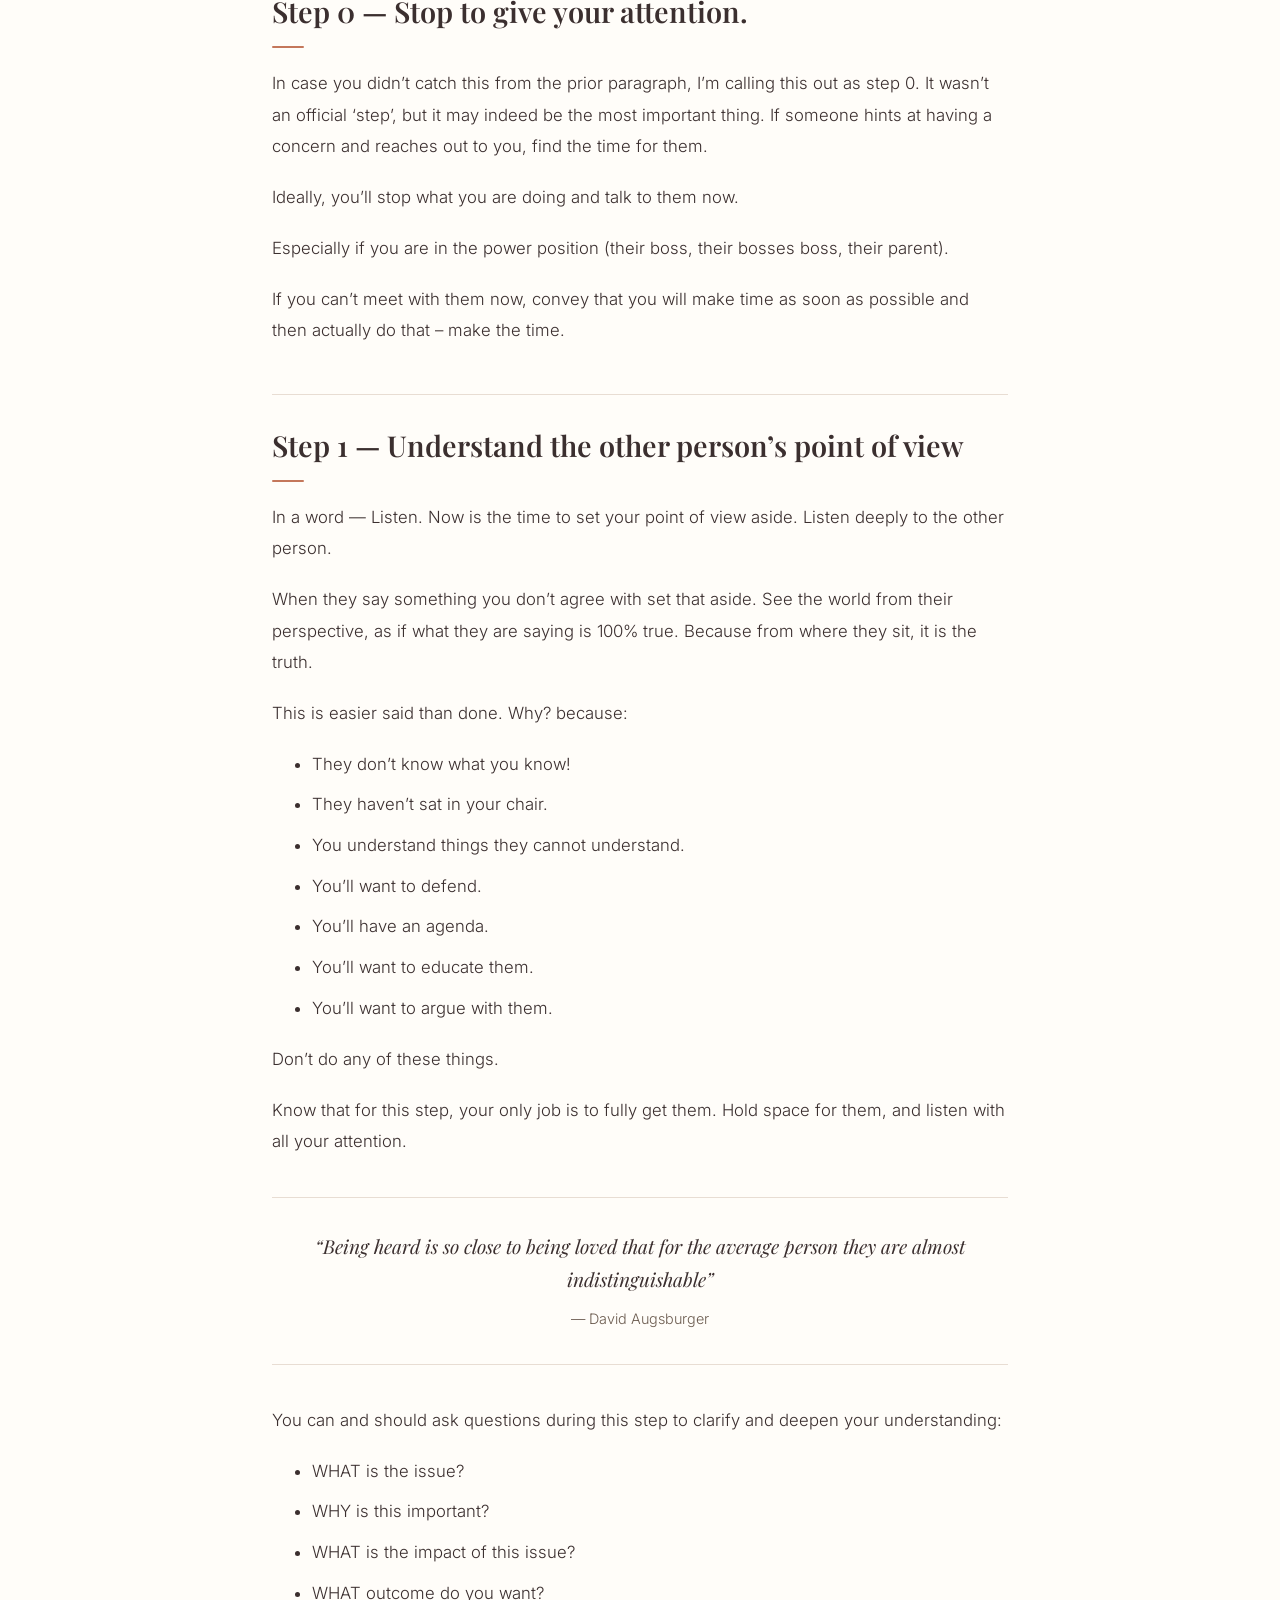
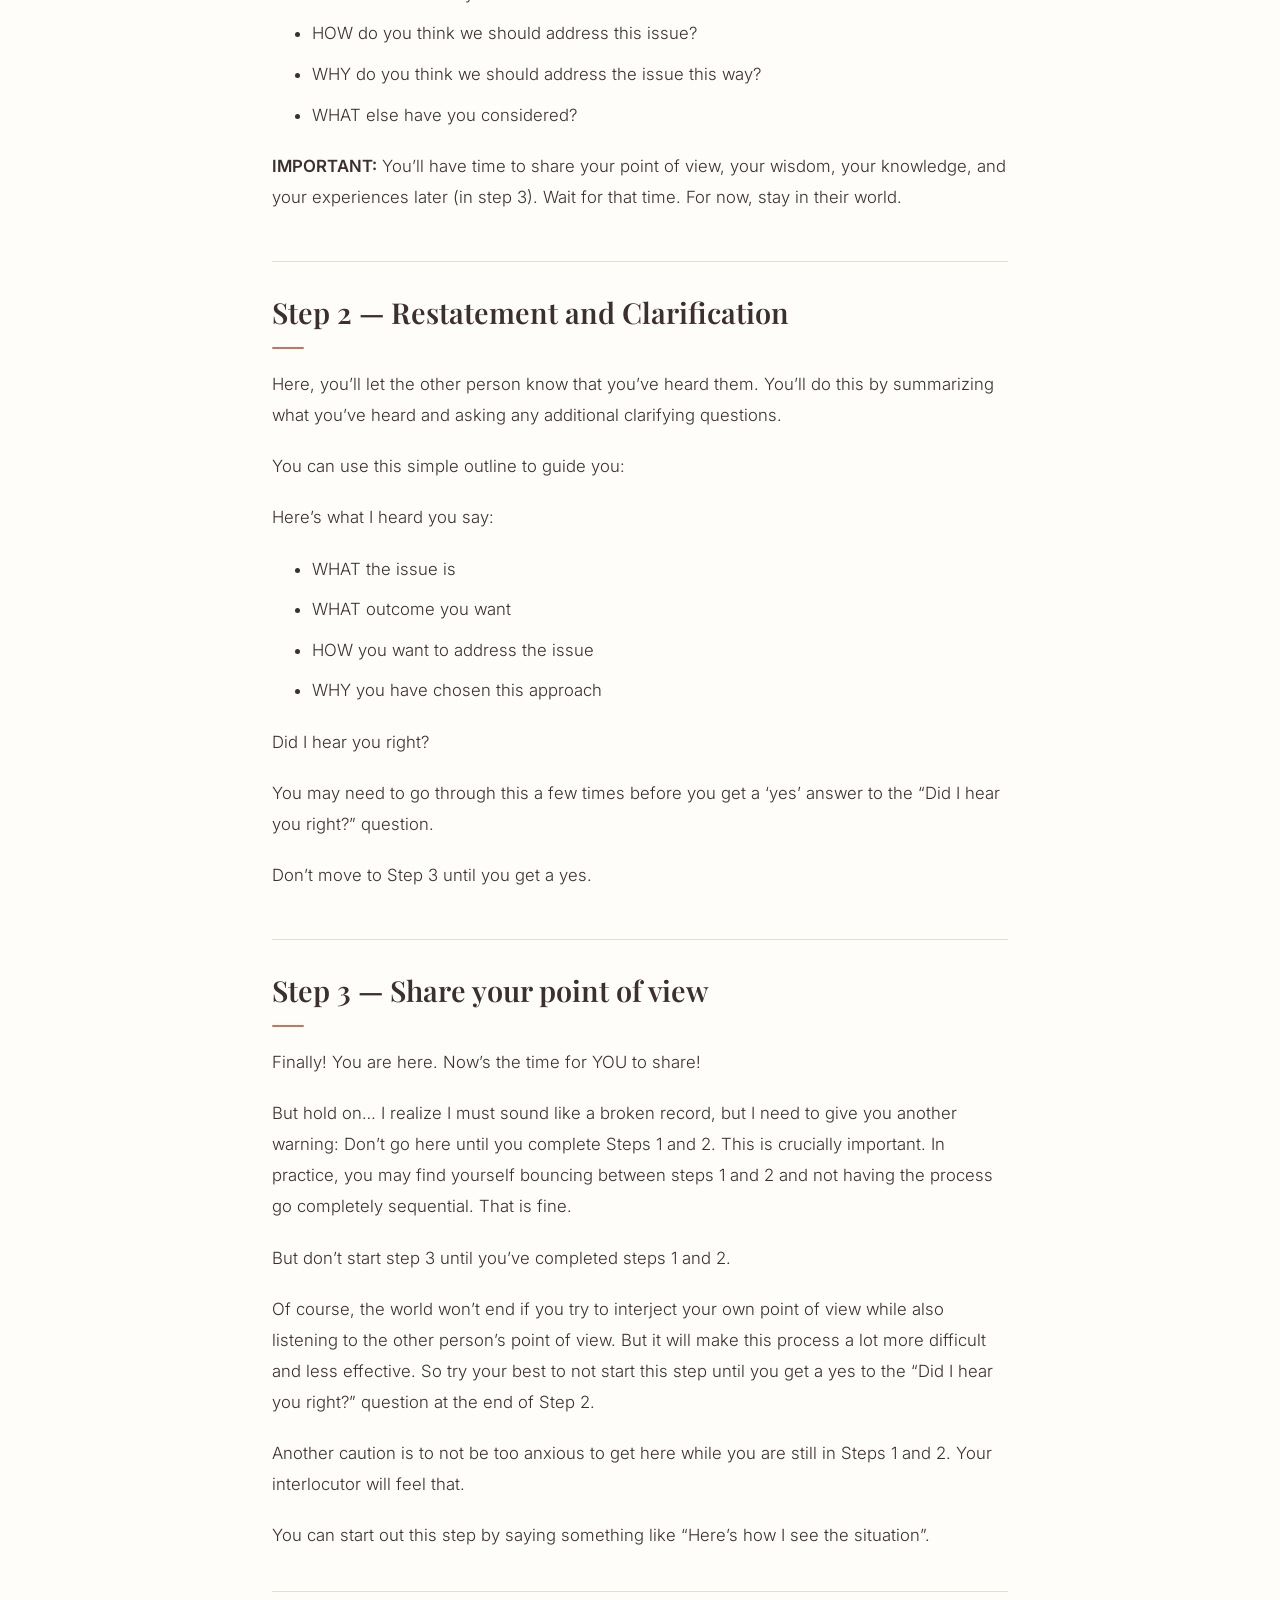
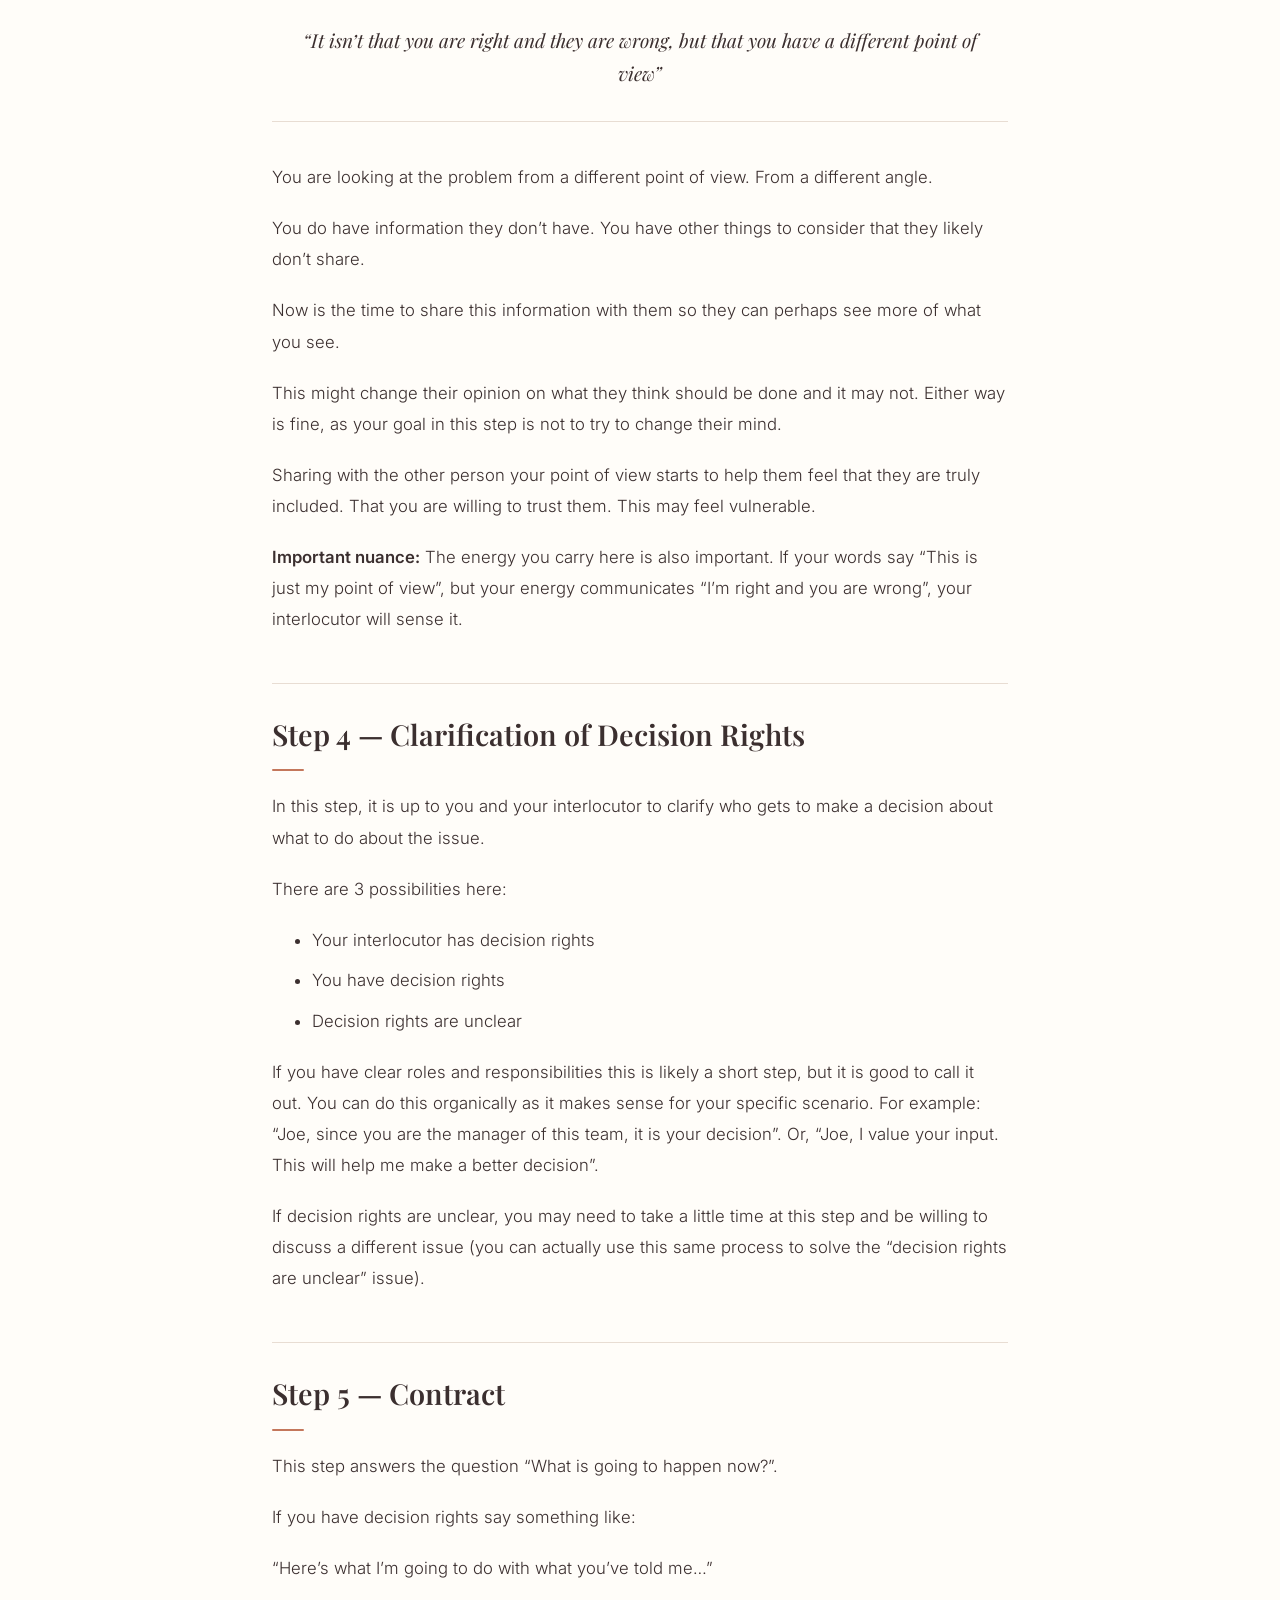
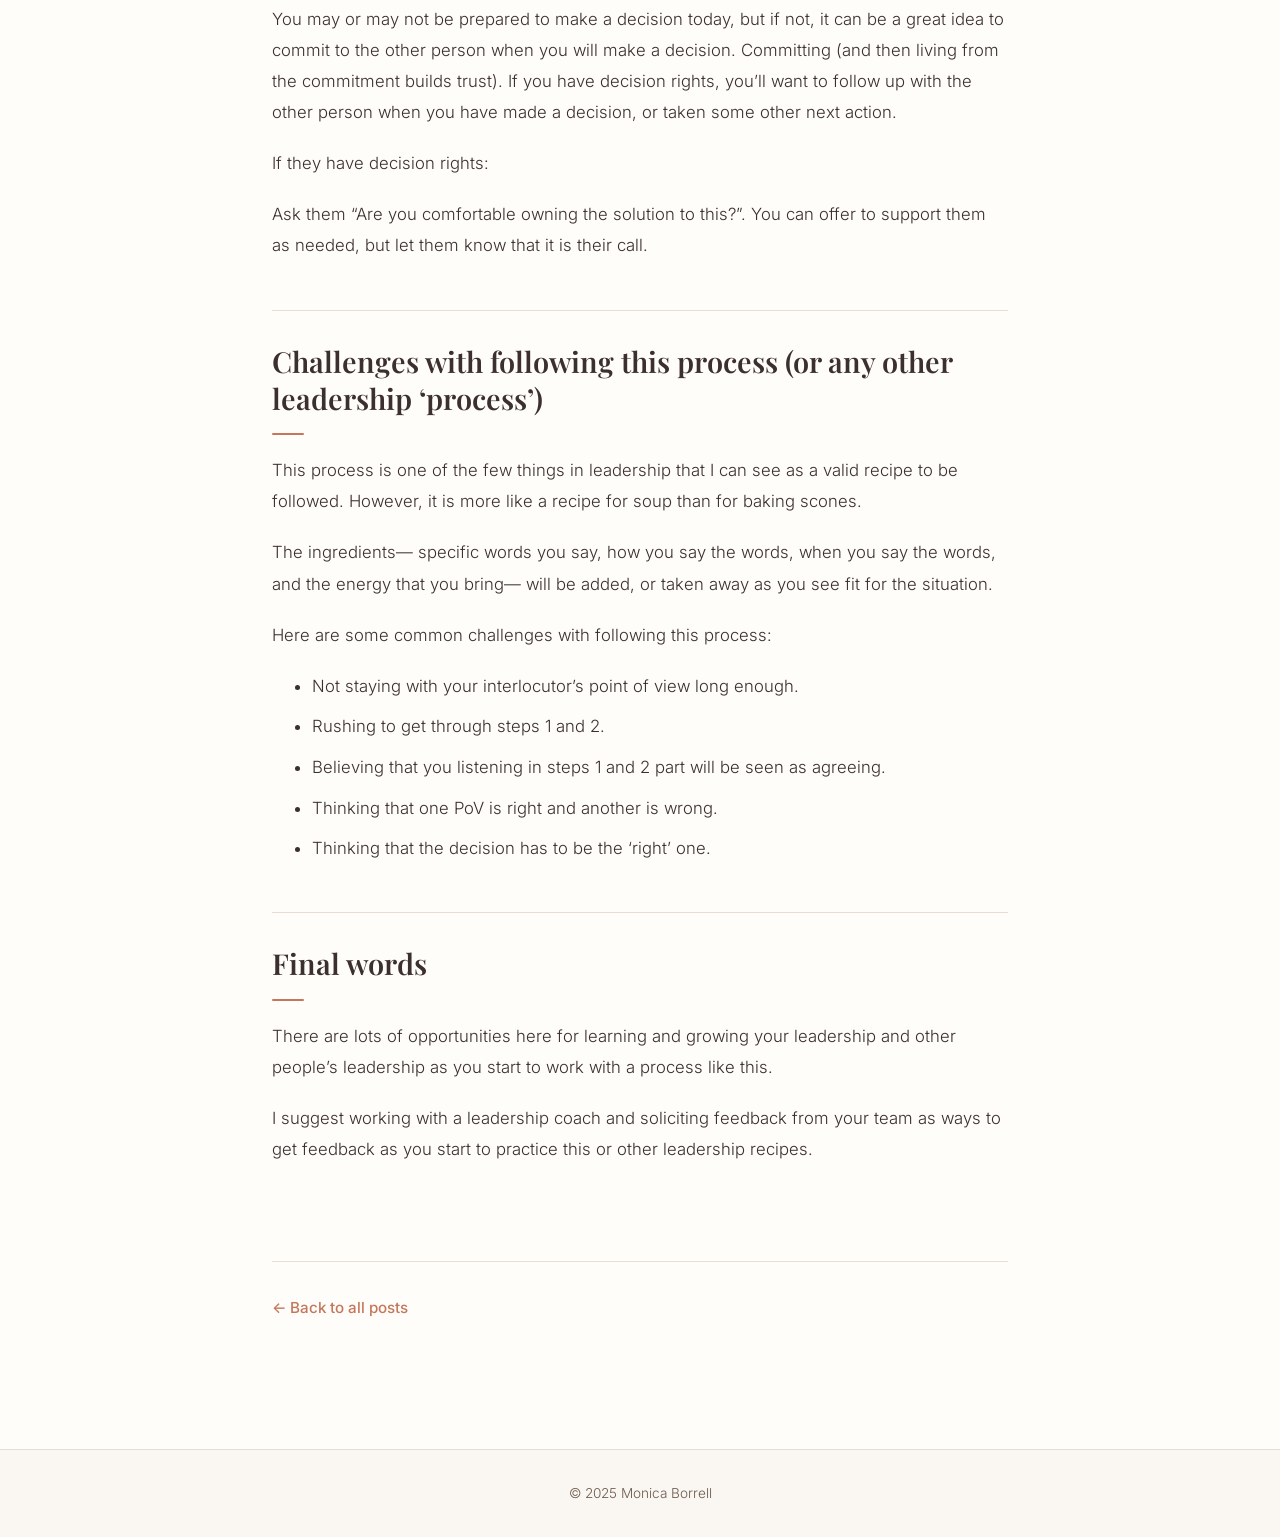
<file: blog/collaborative-issue-resolution/index.html>
<!DOCTYPE html>
<html lang="en">
<head>
  <meta charset="UTF-8">
  <meta name="viewport" content="width=device-width, initial-scale=1.0">
  <meta name="description" content="How to have a collaborative conversation about an issue — a 5-step process for leaders.">
  <title>How to have a collaborative conversation about an issue — Monica Borrell</title>
  <link rel="stylesheet" href="../../styles.css">

  <!-- Google Fonts -->
  <link rel="preconnect" href="https://fonts.googleapis.com">
  <link rel="preconnect" href="https://fonts.gstatic.com" crossorigin>
  <link href="https://fonts.googleapis.com/css2?family=Playfair+Display:ital,wght@0,400;0,600;1,400&family=Inter:wght@300;400;500&display=swap" rel="stylesheet">
</head>
<body>

  <!-- ============================================
       NAVIGATION
       ============================================ -->
  <nav class="site-nav">
    <div class="nav-container">
      <a href="/" class="nav-logo">Monica Borrell</a>
      <a href="/blog/" class="nav-blog-link active">Blog</a>
    </div>
  </nav>

  <!-- ============================================
       BLOG POST
       ============================================ -->
  <article class="blog-post">
    <div class="container">

      <!-- Post Header -->
      <header class="post-header">
        <div class="post-meta">
          <time datetime="2023-08-22">August 22, 2023</time>
          <span class="post-meta-sep">&bull;</span>
          <span>Written by Monica Borrell</span>
        </div>
        <h1>How to have a collaborative conversation about an issue</h1>
      </header>

      <!-- Post Body -->
      <div class="post-body">

        <p>A common struggle in leadership is the tension between being a strong leader who is directive and decisive and being a collaborative leader.</p>

        <p>Often, my clients believe that they need to pick a mode. They&rsquo;ll ask &ldquo;Is this a situation to be strong and firm, or to be collaborative?&rdquo;.</p>

        <p>It is an either/or, vs. a both/and.</p>

        <p>Leaders worry that if they pick the &ldquo;boss&rdquo; mode they will demotivate their employees.</p>

        <p>They also worry that if they pick the collaborative mode, they will lose their status as leaders. Or, that decisions will never be made because &ldquo;we will talk about things forever&rdquo;.</p>

        <p>In this post, I&rsquo;m going to teach you a 5 step process that you can use to have both goals: you maintain your strength as a leader, and you are collaborative.</p>

        <p>If you do your best to follow this process:</p>

        <ul>
          <li>You&rsquo;ll build trust with your people.</li>
          <li>Your team members will be more loyal to you.</li>
          <li>They&rsquo;ll feel less inhibited from bringing you challenging issues that might otherwise go unspoken and cause damage to your team.</li>
          <li>You&rsquo;ll also be teaching your team to be more and more thoughtful about how they bring issues to you. The result will be the process of discussing and resolving issues will become more effective and efficient.</li>
        </ul>

        <p>This post focuses on the scenario where you are the leader or manager and your team member is bringing to you an issue. However, this process can be used with any relationship (your boss, your spouse, your business partner, your child, your friend)!</p>

        <p>To get started, rule #1 is: Whenever another person brings you an issue or says something like &ldquo;I&rsquo;m worried about&rdquo;, or &ldquo;I&rsquo;m concerned&hellip;&rdquo;, or &ldquo;I think we may have an issue&rdquo;, stop what you are doing, give them your attention, and follow this process.</p>

        <p class="post-disclaimer"><em>Disclaimer: There are many layers of nuance to this process that are beyond the scope of this article. In order for it to be effective, one must carry an open energy. More about that later.</em></p>

        <h2>Step 0 &mdash; Stop to give your attention.</h2>

        <p>In case you didn&rsquo;t catch this from the prior paragraph, I&rsquo;m calling this out as step 0. It wasn&rsquo;t an official &lsquo;step&rsquo;, but it may indeed be the most important thing. If someone hints at having a concern and reaches out to you, find the time for them.</p>

        <p>Ideally, you&rsquo;ll stop what you are doing and talk to them now.</p>

        <p>Especially if you are in the power position (their boss, their bosses boss, their parent).</p>

        <p>If you can&rsquo;t meet with them now, convey that you will make time as soon as possible and then actually do that &ndash; make the time.</p>

        <h2>Step 1 &mdash; Understand the other person&rsquo;s point of view</h2>

        <p>In a word &mdash; Listen. Now is the time to set your point of view aside. Listen deeply to the other person.</p>

        <p>When they say something you don&rsquo;t agree with set that aside. See the world from their perspective, as if what they are saying is 100% true. Because from where they sit, it is the truth.</p>

        <p>This is easier said than done. Why? because:</p>

        <ul>
          <li>They don&rsquo;t know what you know!</li>
          <li>They haven&rsquo;t sat in your chair.</li>
          <li>You understand things they cannot understand.</li>
          <li>You&rsquo;ll want to defend.</li>
          <li>You&rsquo;ll have an agenda.</li>
          <li>You&rsquo;ll want to educate them.</li>
          <li>You&rsquo;ll want to argue with them.</li>
        </ul>

        <p>Don&rsquo;t do any of these things.</p>

        <p>Know that for this step, your only job is to fully get them. Hold space for them, and listen with all your attention.</p>

        <blockquote>
          <p>&ldquo;Being heard is so close to being loved that for the average person they are almost indistinguishable&rdquo;</p>
          <cite>&mdash; David Augsburger</cite>
        </blockquote>

        <p>You can and should ask questions during this step to clarify and deepen your understanding:</p>

        <ul>
          <li>WHAT is the issue?</li>
          <li>WHY is this important?</li>
          <li>WHAT is the impact of this issue?</li>
          <li>WHAT outcome do you want?</li>
          <li>HOW do you think we should address this issue?</li>
          <li>WHY do you think we should address the issue this way?</li>
          <li>WHAT else have you considered?</li>
        </ul>

        <p><strong>IMPORTANT:</strong> You&rsquo;ll have time to share your point of view, your wisdom, your knowledge, and your experiences later (in step 3). Wait for that time. For now, stay in their world.</p>

        <h2>Step 2 &mdash; Restatement and Clarification</h2>

        <p>Here, you&rsquo;ll let the other person know that you&rsquo;ve heard them. You&rsquo;ll do this by summarizing what you&rsquo;ve heard and asking any additional clarifying questions.</p>

        <p>You can use this simple outline to guide you:</p>

        <p>Here&rsquo;s what I heard you say:</p>

        <ul>
          <li>WHAT the issue is</li>
          <li>WHAT outcome you want</li>
          <li>HOW you want to address the issue</li>
          <li>WHY you have chosen this approach</li>
        </ul>

        <p>Did I hear you right?</p>

        <p>You may need to go through this a few times before you get a &lsquo;yes&rsquo; answer to the &ldquo;Did I hear you right?&rdquo; question.</p>

        <p>Don&rsquo;t move to Step 3 until you get a yes.</p>

        <h2>Step 3 &mdash; Share your point of view</h2>

        <p>Finally! You are here. Now&rsquo;s the time for YOU to share!</p>

        <p>But hold on&hellip; I realize I must sound like a broken record, but I need to give you another warning: Don&rsquo;t go here until you complete Steps 1 and 2. This is crucially important. In practice, you may find yourself bouncing between steps 1 and 2 and not having the process go completely sequential. That is fine.</p>

        <p>But don&rsquo;t start step 3 until you&rsquo;ve completed steps 1 and 2.</p>

        <p>Of course, the world won&rsquo;t end if you try to interject your own point of view while also listening to the other person&rsquo;s point of view. But it will make this process a lot more difficult and less effective. So try your best to not start this step until you get a yes to the &ldquo;Did I hear you right?&rdquo; question at the end of Step 2.</p>

        <p>Another caution is to not be too anxious to get here while you are still in Steps 1 and 2. Your interlocutor will feel that.</p>

        <p>You can start out this step by saying something like &ldquo;Here&rsquo;s how I see the situation&rdquo;.</p>

        <blockquote>
          <p>&ldquo;It isn&rsquo;t that you are right and they are wrong, but that you have a different point of view&rdquo;</p>
        </blockquote>

        <p>You are looking at the problem from a different point of view. From a different angle.</p>

        <p>You do have information they don&rsquo;t have. You have other things to consider that they likely don&rsquo;t share.</p>

        <p>Now is the time to share this information with them so they can perhaps see more of what you see.</p>

        <p>This might change their opinion on what they think should be done and it may not. Either way is fine, as your goal in this step is not to try to change their mind.</p>

        <p>Sharing with the other person your point of view starts to help them feel that they are truly included. That you are willing to trust them. This may feel vulnerable.</p>

        <p><strong>Important nuance:</strong> The energy you carry here is also important. If your words say &ldquo;This is just my point of view&rdquo;, but your energy communicates &ldquo;I&rsquo;m right and you are wrong&rdquo;, your interlocutor will sense it.</p>

        <h2>Step 4 &mdash; Clarification of Decision Rights</h2>

        <p>In this step, it is up to you and your interlocutor to clarify who gets to make a decision about what to do about the issue.</p>

        <p>There are 3 possibilities here:</p>

        <ul>
          <li>Your interlocutor has decision rights</li>
          <li>You have decision rights</li>
          <li>Decision rights are unclear</li>
        </ul>

        <p>If you have clear roles and responsibilities this is likely a short step, but it is good to call it out. You can do this organically as it makes sense for your specific scenario. For example: &ldquo;Joe, since you are the manager of this team, it is your decision&rdquo;. Or, &ldquo;Joe, I value your input. This will help me make a better decision&rdquo;.</p>

        <p>If decision rights are unclear, you may need to take a little time at this step and be willing to discuss a different issue (you can actually use this same process to solve the &ldquo;decision rights are unclear&rdquo; issue).</p>

        <h2>Step 5 &mdash; Contract</h2>

        <p>This step answers the question &ldquo;What is going to happen now?&rdquo;.</p>

        <p>If you have decision rights say something like:</p>

        <p>&ldquo;Here&rsquo;s what I&rsquo;m going to do with what you&rsquo;ve told me&hellip;&rdquo;</p>

        <p>You may or may not be prepared to make a decision today, but if not, it can be a great idea to commit to the other person when you will make a decision. Committing (and then living from the commitment builds trust). If you have decision rights, you&rsquo;ll want to follow up with the other person when you have made a decision, or taken some other next action.</p>

        <p>If they have decision rights:</p>

        <p>Ask them &ldquo;Are you comfortable owning the solution to this?&rdquo;. You can offer to support them as needed, but let them know that it is their call.</p>

        <h2>Challenges with following this process (or any other leadership &lsquo;process&rsquo;)</h2>

        <p>This process is one of the few things in leadership that I can see as a valid recipe to be followed. However, it is more like a recipe for soup than for baking scones.</p>

        <p>The ingredients&mdash; specific words you say, how you say the words, when you say the words, and the energy that you bring&mdash; will be added, or taken away as you see fit for the situation.</p>

        <p>Here are some common challenges with following this process:</p>

        <ul>
          <li>Not staying with your interlocutor&rsquo;s point of view long enough.</li>
          <li>Rushing to get through steps 1 and 2.</li>
          <li>Believing that you listening in steps 1 and 2 part will be seen as agreeing.</li>
          <li>Thinking that one PoV is right and another is wrong.</li>
          <li>Thinking that the decision has to be the &lsquo;right&rsquo; one.</li>
        </ul>

        <h2>Final words</h2>

        <p>There are lots of opportunities here for learning and growing your leadership and other people&rsquo;s leadership as you start to work with a process like this.</p>

        <p>I suggest working with a leadership coach and soliciting feedback from your team as ways to get feedback as you start to practice this or other leadership recipes.</p>

      </div>

      <!-- Back to Blog -->
      <div class="post-footer">
        <a href="/blog/" class="back-to-blog">&larr; Back to all posts</a>
      </div>

    </div>
  </article>

  <!-- ============================================
       FOOTER
       ============================================ -->
  <footer class="footer">
    <div class="container">
      <p>&copy; 2025 Monica Borrell</p>
    </div>
  </footer>

  <script src="../../main.js"></script>
</body>
</html>
</file>
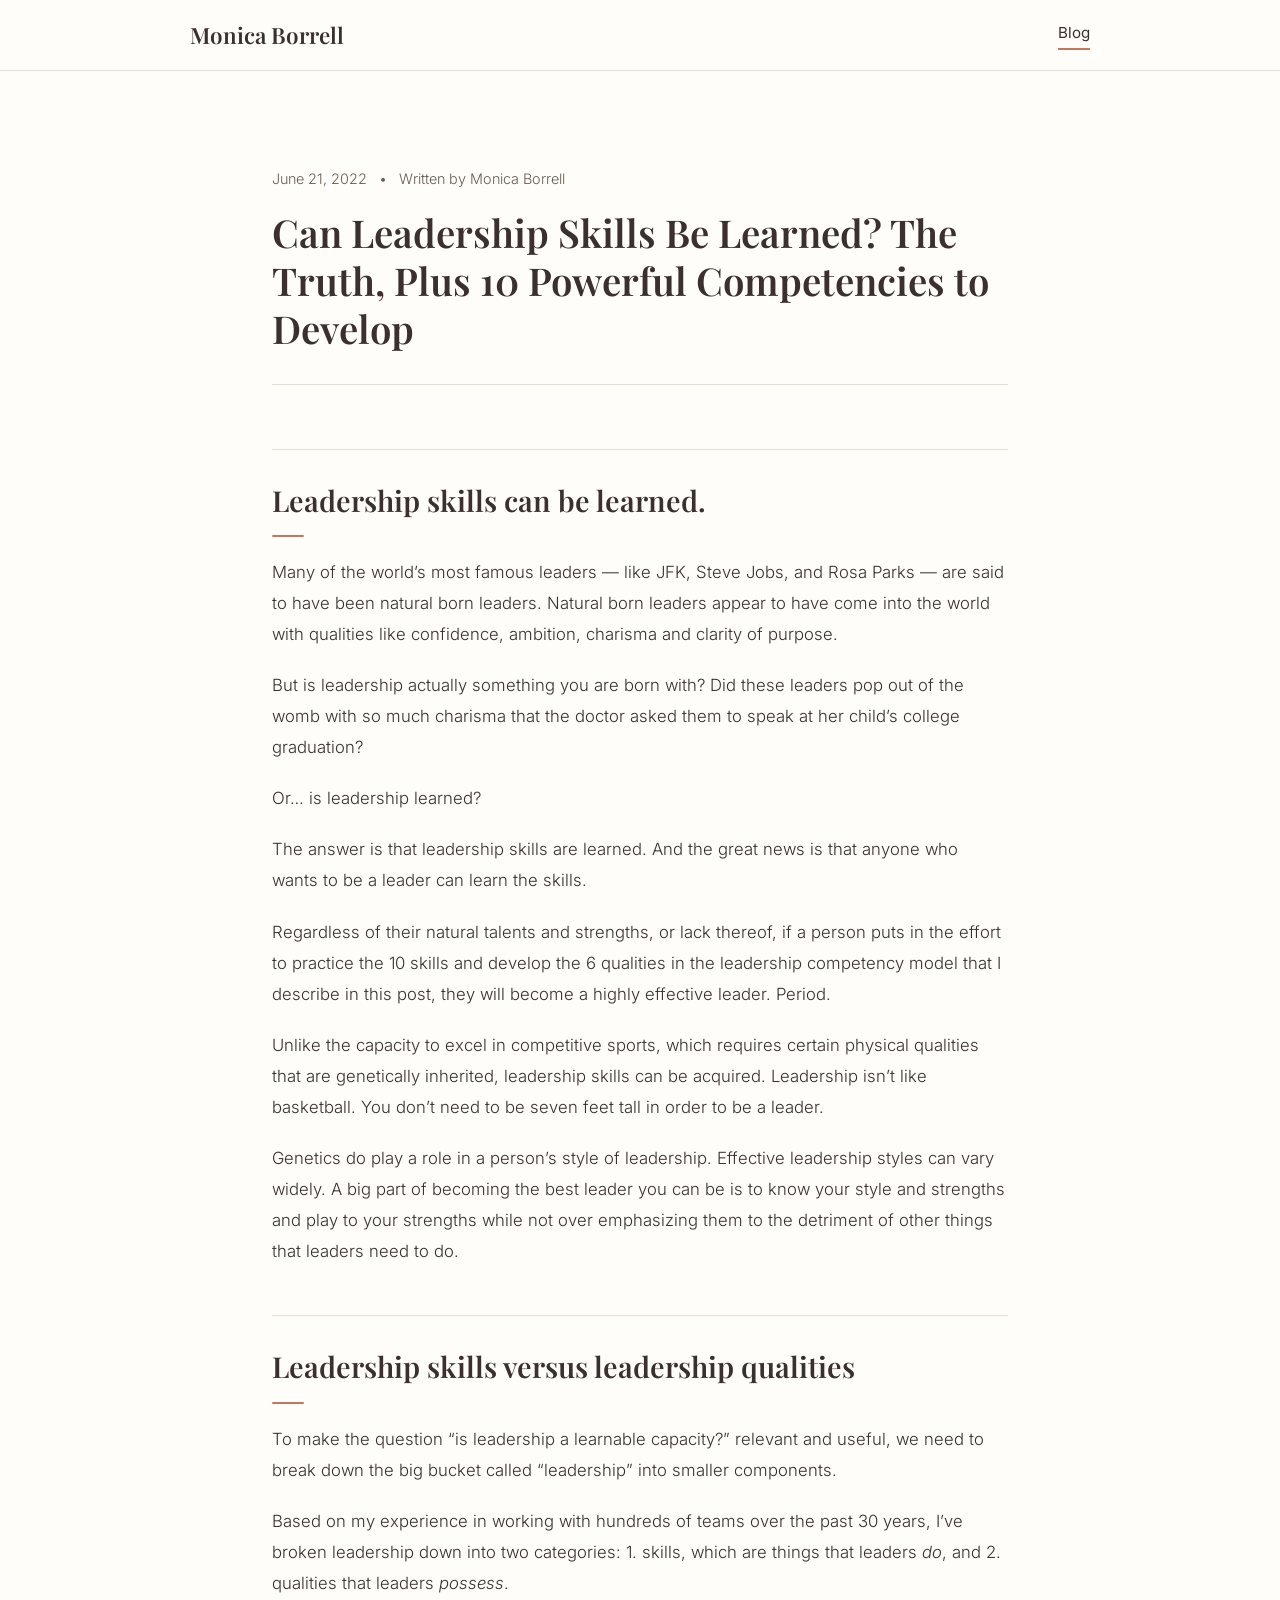
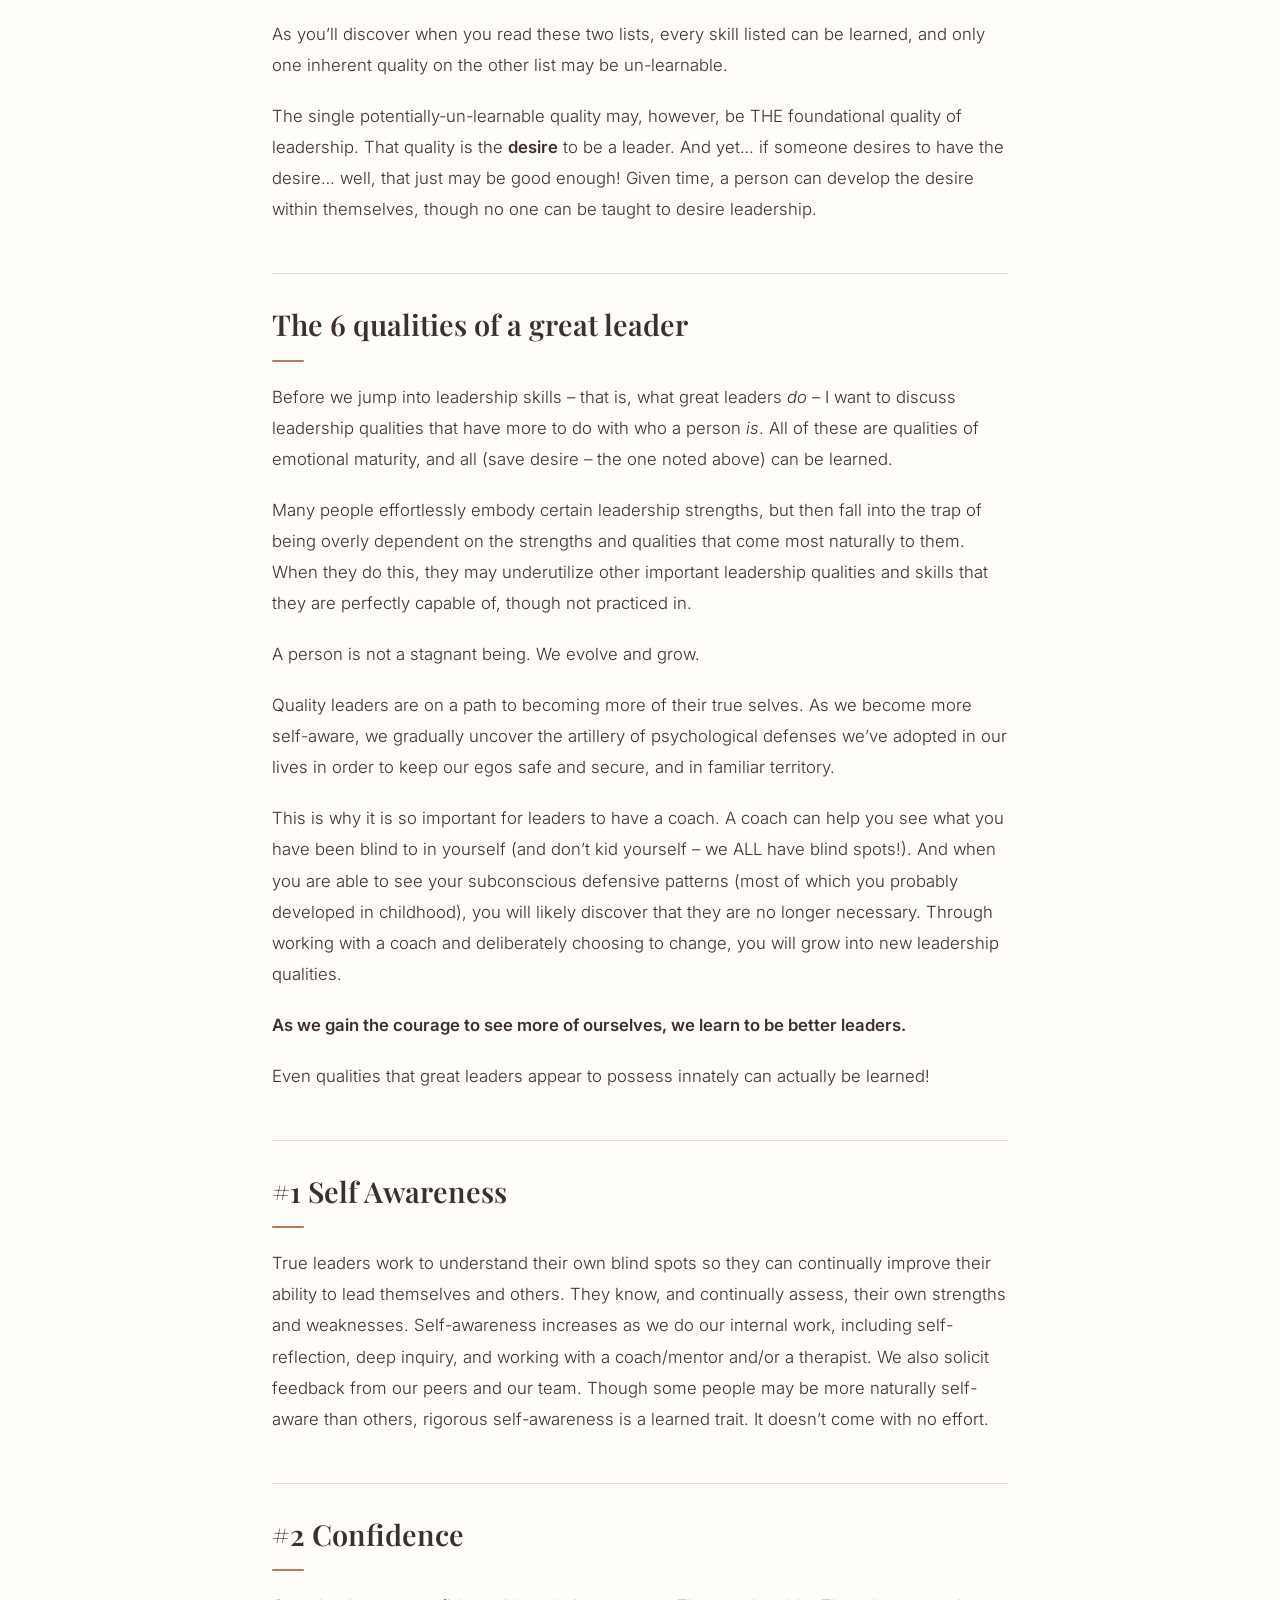
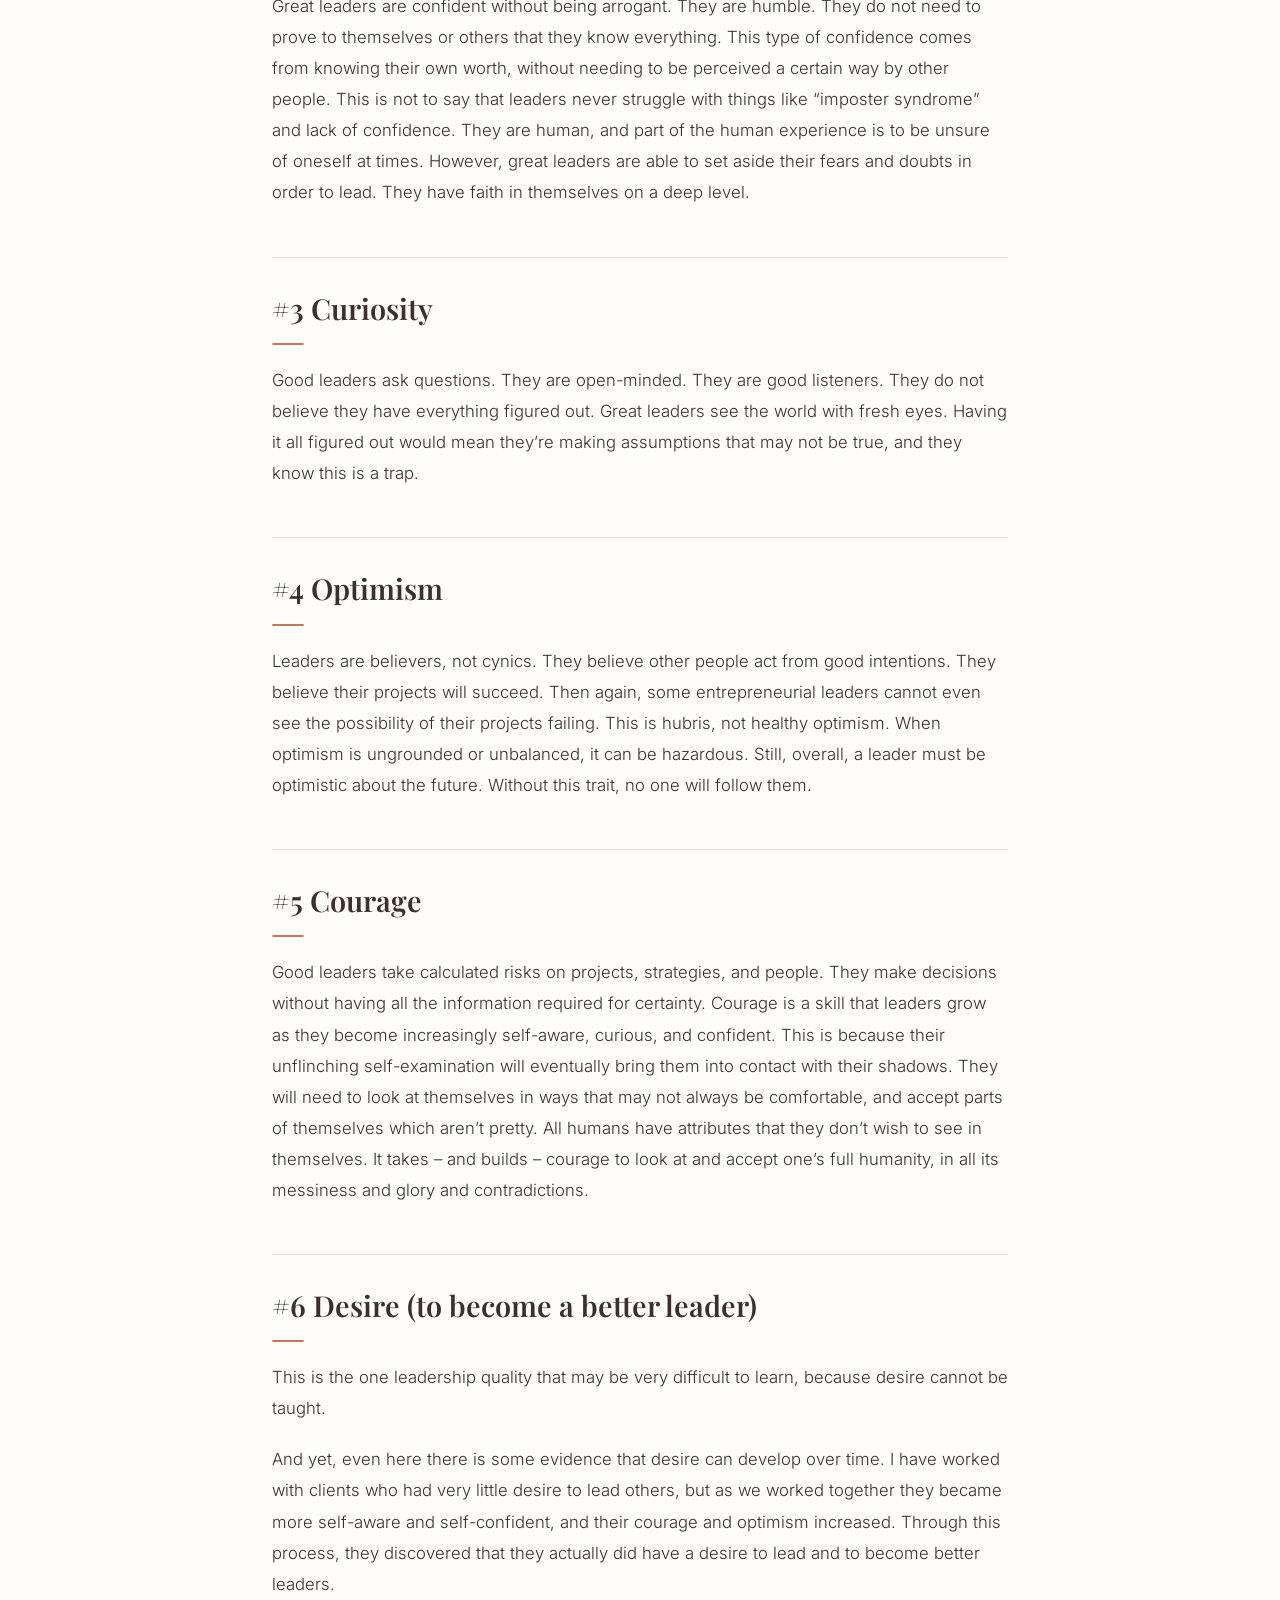
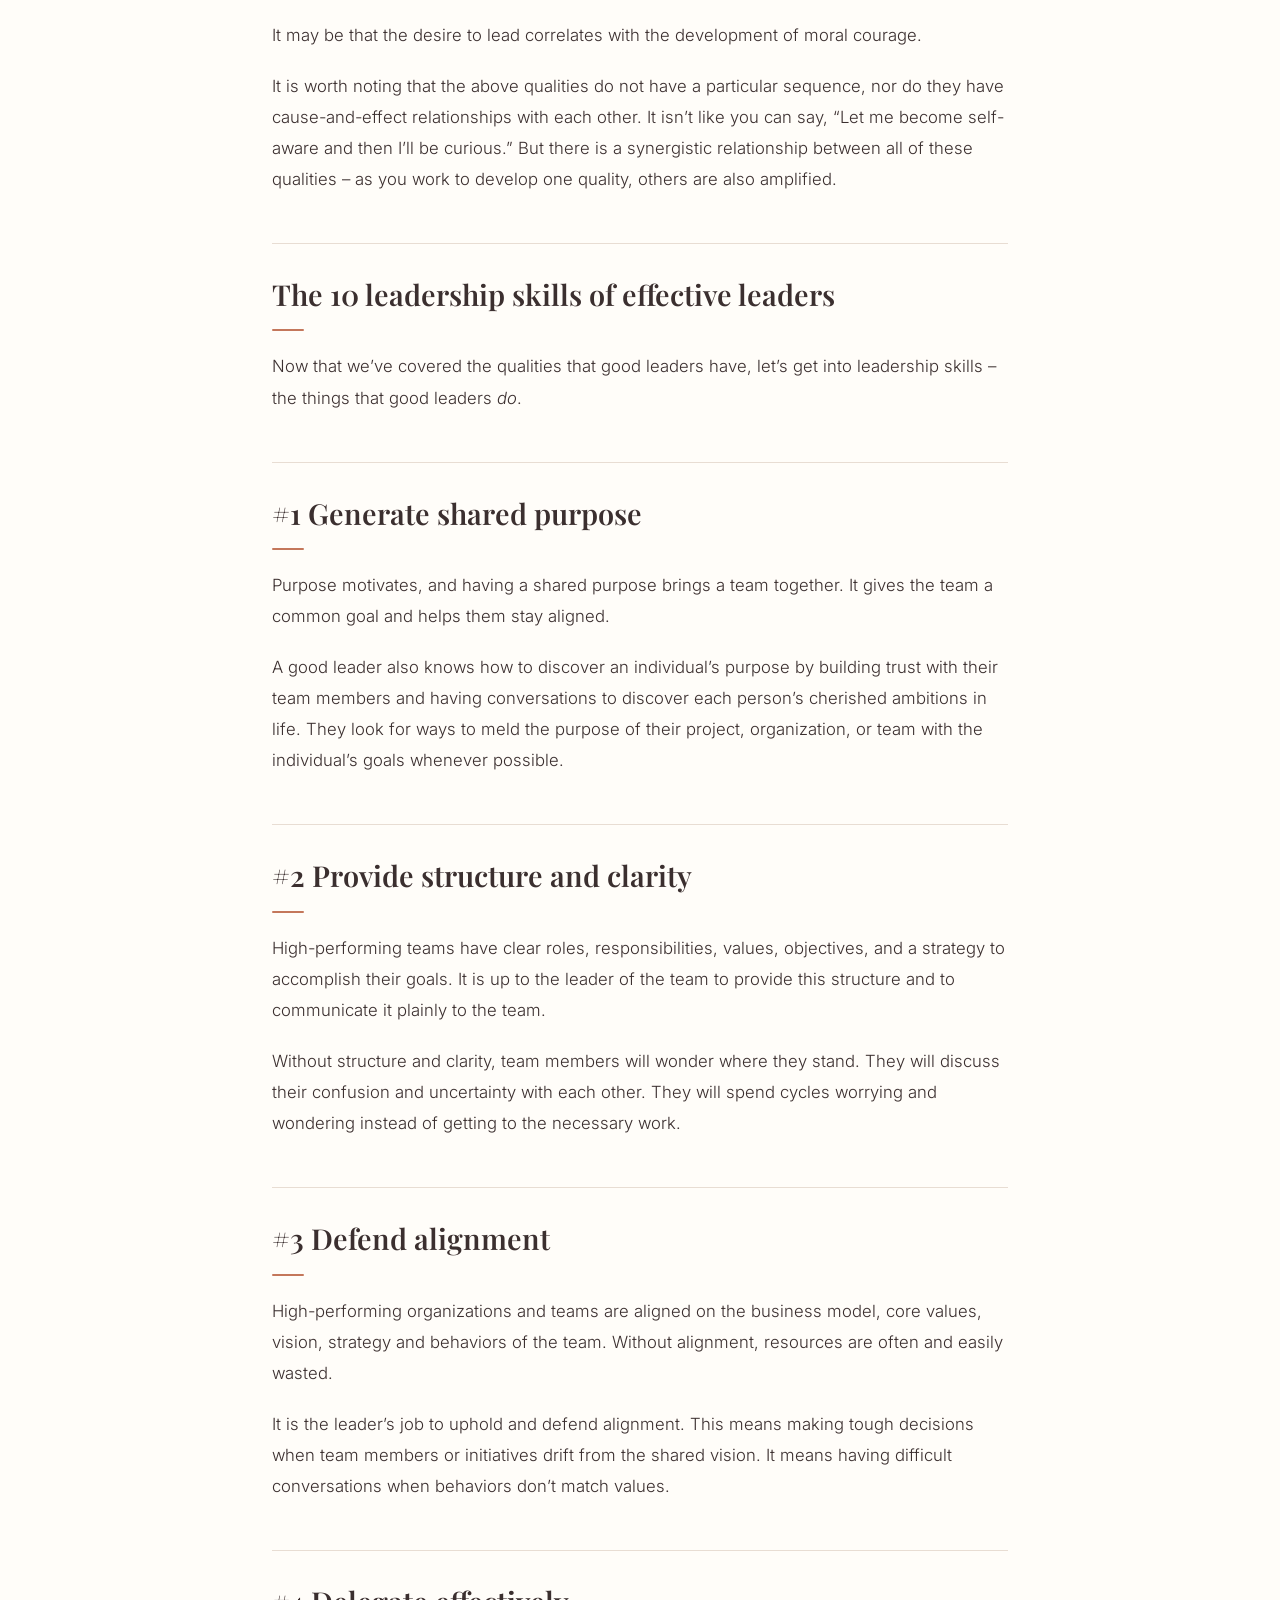
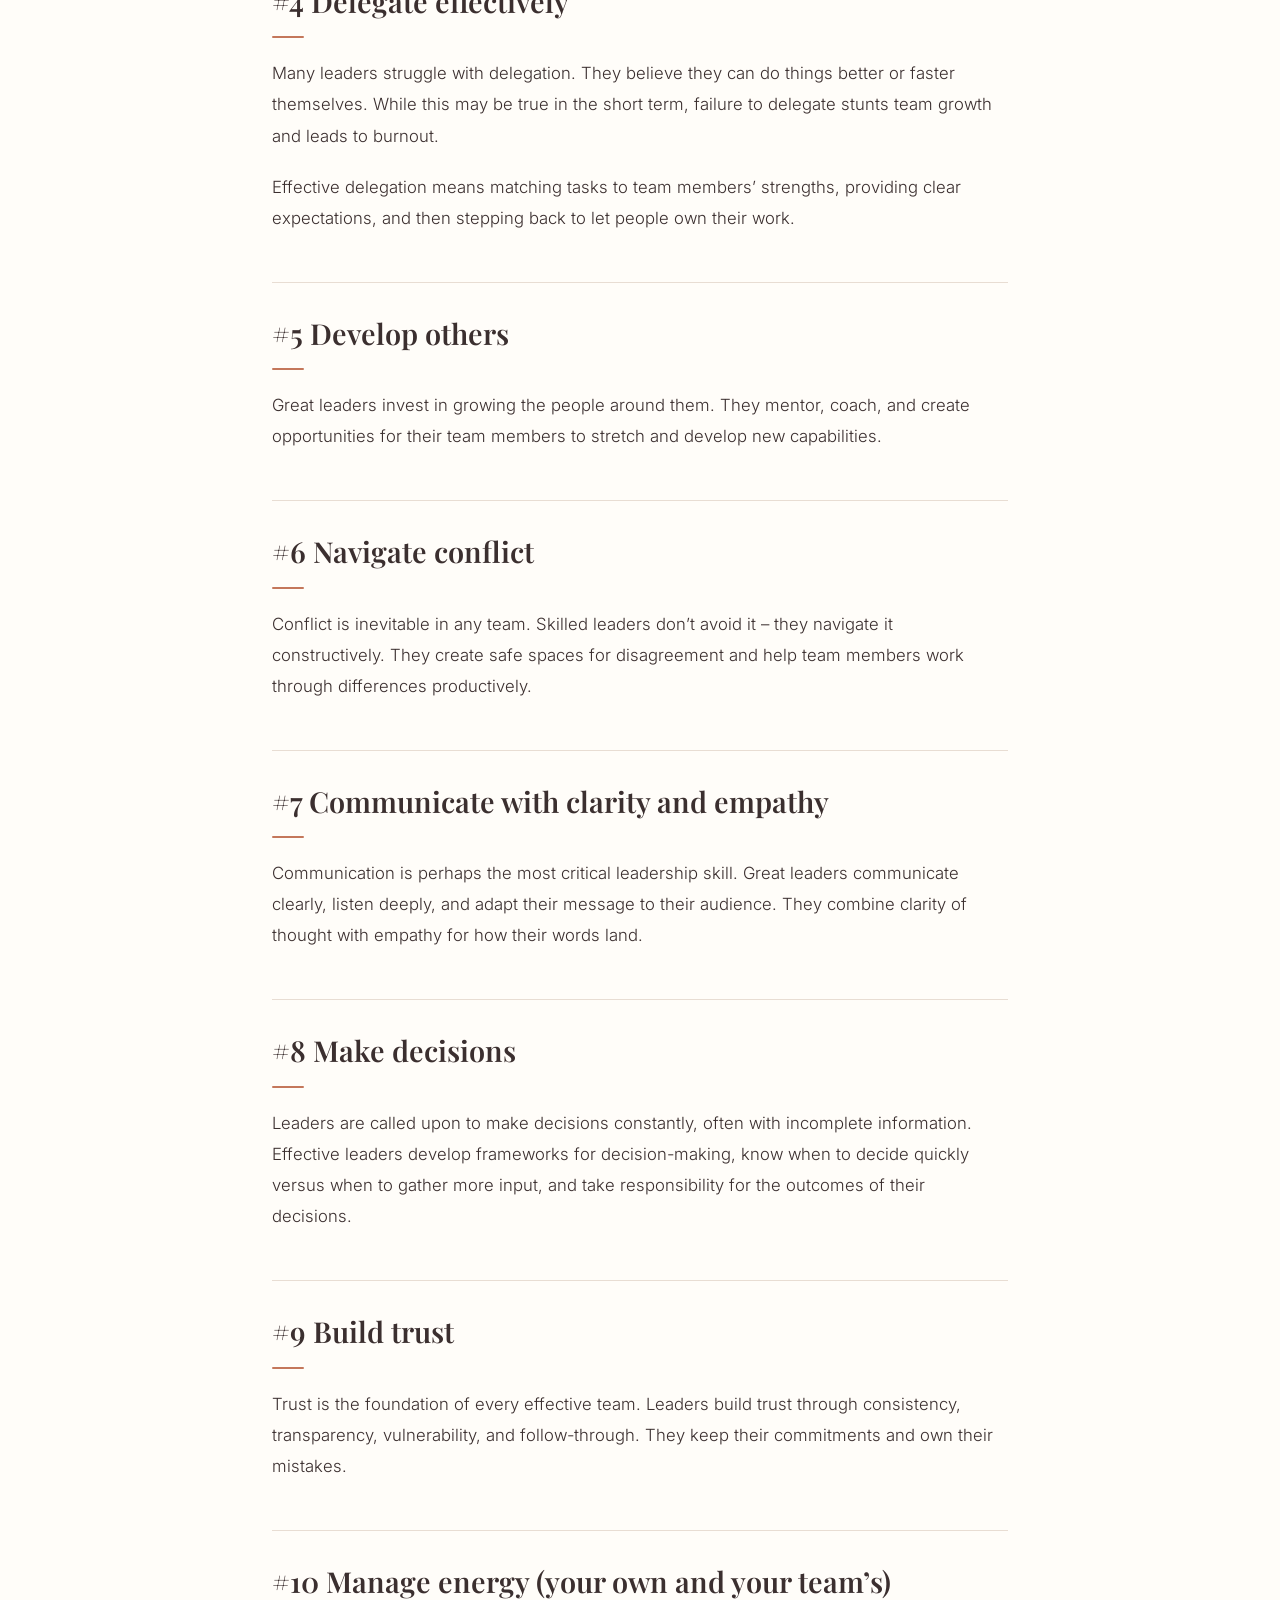
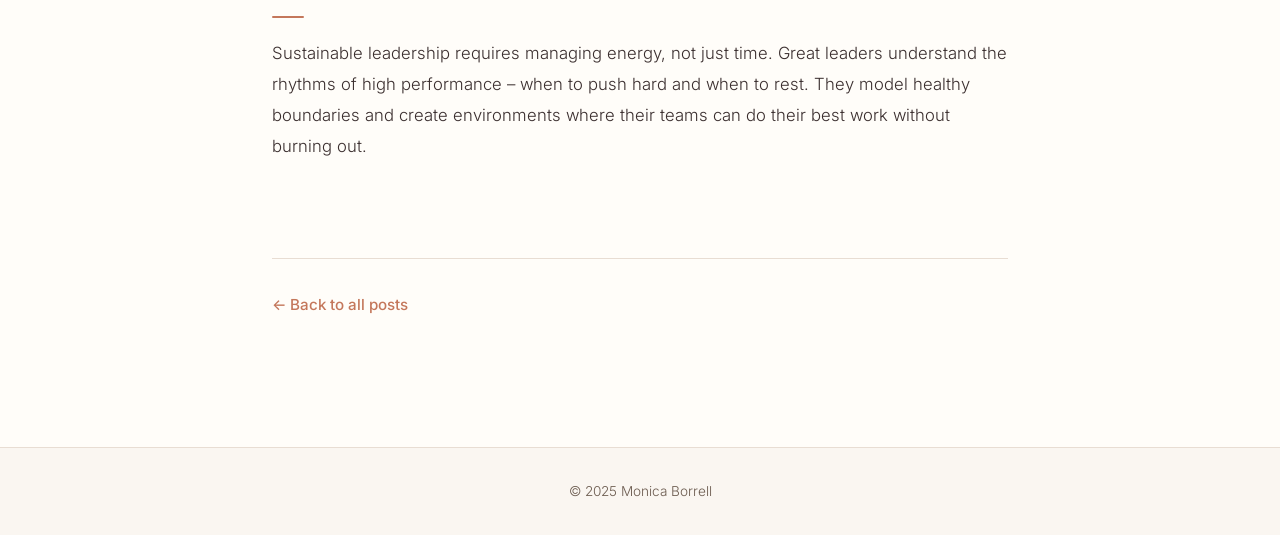
<file: blog/leadership-skills-learned/index.html>
<!DOCTYPE html>
<html lang="en">
<head>
  <meta charset="UTF-8">
  <meta name="viewport" content="width=device-width, initial-scale=1.0">
  <meta name="description" content="Can Leadership Skills Be Learned? The Truth, Plus 10 Powerful Competencies to Develop.">
  <title>Can Leadership Skills Be Learned? — Monica Borrell</title>
  <link rel="stylesheet" href="../../styles.css">

  <!-- Google Fonts -->
  <link rel="preconnect" href="https://fonts.googleapis.com">
  <link rel="preconnect" href="https://fonts.gstatic.com" crossorigin>
  <link href="https://fonts.googleapis.com/css2?family=Playfair+Display:ital,wght@0,400;0,600;1,400&family=Inter:wght@300;400;500&display=swap" rel="stylesheet">
</head>
<body>

  <!-- ============================================
       NAVIGATION
       ============================================ -->
  <nav class="site-nav">
    <div class="nav-container">
      <a href="/" class="nav-logo">Monica Borrell</a>
      <a href="/blog/" class="nav-blog-link active">Blog</a>
    </div>
  </nav>

  <!-- ============================================
       BLOG POST
       ============================================ -->
  <article class="blog-post">
    <div class="container">

      <!-- Post Header -->
      <header class="post-header">
        <div class="post-meta">
          <time datetime="2022-06-21">June 21, 2022</time>
          <span class="post-meta-sep">&bull;</span>
          <span>Written by Monica Borrell</span>
        </div>
        <h1>Can Leadership Skills Be Learned? The Truth, Plus 10 Powerful Competencies to Develop</h1>
      </header>

      <!-- Post Body -->
      <div class="post-body">

        <h2>Leadership skills can be learned.</h2>

        <p>Many of the world&rsquo;s most famous leaders &mdash; like JFK, Steve Jobs, and Rosa Parks &mdash; are said to have been natural born leaders. Natural born leaders appear to have come into the world with qualities like confidence, ambition, charisma and clarity of purpose.</p>

        <p>But is leadership actually something you are born with? Did these leaders pop out of the womb with so much charisma that the doctor asked them to speak at her child&rsquo;s college graduation?</p>

        <p>Or&hellip; is leadership learned?</p>

        <p>The answer is that leadership skills are learned. And the great news is that anyone who wants to be a leader can learn the skills.</p>

        <p>Regardless of their natural talents and strengths, or lack thereof, if a person puts in the effort to practice the 10 skills and develop the 6 qualities in the leadership competency model that I describe in this post, they will become a highly effective leader. Period.</p>

        <p>Unlike the capacity to excel in competitive sports, which requires certain physical qualities that are genetically inherited, leadership skills can be acquired. Leadership isn&rsquo;t like basketball. You don&rsquo;t need to be seven feet tall in order to be a leader.</p>

        <p>Genetics do play a role in a person&rsquo;s style of leadership. Effective leadership styles can vary widely. A big part of becoming the best leader you can be is to know your style and strengths and play to your strengths while not over emphasizing them to the detriment of other things that leaders need to do.</p>

        <h2>Leadership skills versus leadership qualities</h2>

        <p>To make the question &ldquo;is leadership a learnable capacity?&rdquo; relevant and useful, we need to break down the big bucket called &ldquo;leadership&rdquo; into smaller components.</p>

        <p>Based on my experience in working with hundreds of teams over the past 30 years, I&rsquo;ve broken leadership down into two categories: 1. skills, which are things that leaders <em>do</em>, and 2. qualities that leaders <em>possess</em>.</p>

        <p>As you&rsquo;ll discover when you read these two lists, every skill listed can be learned, and only one inherent quality on the other list may be un-learnable.</p>

        <p>The single potentially-un-learnable quality may, however, be THE foundational quality of leadership. That quality is the <strong>desire</strong> to be a leader. And yet&hellip; if someone desires to have the desire&hellip; well, that just may be good enough! Given time, a person can develop the desire within themselves, though no one can be taught to desire leadership.</p>

        <h2>The 6 qualities of a great leader</h2>

        <p>Before we jump into leadership skills &ndash; that is, what great leaders <em>do</em> &ndash; I want to discuss leadership qualities that have more to do with who a person <em>is</em>. All of these are qualities of emotional maturity, and all (save desire &ndash; the one noted above) can be learned.</p>

        <p>Many people effortlessly embody certain leadership strengths, but then fall into the trap of being overly dependent on the strengths and qualities that come most naturally to them. When they do this, they may underutilize other important leadership qualities and skills that they are perfectly capable of, though not practiced in.</p>

        <p>A person is not a stagnant being. We evolve and grow.</p>

        <p>Quality leaders are on a path to becoming more of their true selves. As we become more self-aware, we gradually uncover the artillery of psychological defenses we&rsquo;ve adopted in our lives in order to keep our egos safe and secure, and in familiar territory.</p>

        <p>This is why it is so important for leaders to have a coach. A coach can help you see what you have been blind to in yourself (and don&rsquo;t kid yourself &ndash; we ALL have blind spots!). And when you are able to see your subconscious defensive patterns (most of which you probably developed in childhood), you will likely discover that they are no longer necessary. Through working with a coach and deliberately choosing to change, you will grow into new leadership qualities.</p>

        <p><strong>As we gain the courage to see more of ourselves, we learn to be better leaders.</strong></p>

        <p>Even qualities that great leaders appear to possess innately can actually be learned!</p>

        <h2>#1 Self Awareness</h2>

        <p>True leaders work to understand their own blind spots so they can continually improve their ability to lead themselves and others. They know, and continually assess, their own strengths and weaknesses. Self-awareness increases as we do our internal work, including self-reflection, deep inquiry, and working with a coach/mentor and/or a therapist. We also solicit feedback from our peers and our team. Though some people may be more naturally self-aware than others, rigorous self-awareness is a learned trait. It doesn&rsquo;t come with no effort.</p>

        <h2>#2 Confidence</h2>

        <p>Great leaders are confident without being arrogant. They are humble. They do not need to prove to themselves or others that they know everything. This type of confidence comes from knowing their own worth, without needing to be perceived a certain way by other people. This is not to say that leaders never struggle with things like &ldquo;imposter syndrome&rdquo; and lack of confidence. They are human, and part of the human experience is to be unsure of oneself at times. However, great leaders are able to set aside their fears and doubts in order to lead. They have faith in themselves on a deep level.</p>

        <h2>#3 Curiosity</h2>

        <p>Good leaders ask questions. They are open-minded. They are good listeners. They do not believe they have everything figured out. Great leaders see the world with fresh eyes. Having it all figured out would mean they&rsquo;re making assumptions that may not be true, and they know this is a trap.</p>

        <h2>#4 Optimism</h2>

        <p>Leaders are believers, not cynics. They believe other people act from good intentions. They believe their projects will succeed. Then again, some entrepreneurial leaders cannot even see the possibility of their projects failing. This is hubris, not healthy optimism. When optimism is ungrounded or unbalanced, it can be hazardous. Still, overall, a leader must be optimistic about the future. Without this trait, no one will follow them.</p>

        <h2>#5 Courage</h2>

        <p>Good leaders take calculated risks on projects, strategies, and people. They make decisions without having all the information required for certainty. Courage is a skill that leaders grow as they become increasingly self-aware, curious, and confident. This is because their unflinching self-examination will eventually bring them into contact with their shadows. They will need to look at themselves in ways that may not always be comfortable, and accept parts of themselves which aren&rsquo;t pretty. All humans have attributes that they don&rsquo;t wish to see in themselves. It takes &ndash; and builds &ndash; courage to look at and accept one&rsquo;s full humanity, in all its messiness and glory and contradictions.</p>

        <h2>#6 Desire (to become a better leader)</h2>

        <p>This is the one leadership quality that may be very difficult to learn, because desire cannot be taught.</p>

        <p>And yet, even here there is some evidence that desire can develop over time. I have worked with clients who had very little desire to lead others, but as we worked together they became more self-aware and self-confident, and their courage and optimism increased. Through this process, they discovered that they actually did have a desire to lead and to become better leaders.</p>

        <p>It may be that the desire to lead correlates with the development of moral courage.</p>

        <p>It is worth noting that the above qualities do not have a particular sequence, nor do they have cause-and-effect relationships with each other. It isn&rsquo;t like you can say, &ldquo;Let me become self-aware and then I&rsquo;ll be curious.&rdquo; But there is a synergistic relationship between all of these qualities &ndash; as you work to develop one quality, others are also amplified.</p>

        <h2>The 10 leadership skills of effective leaders</h2>

        <p>Now that we&rsquo;ve covered the qualities that good leaders have, let&rsquo;s get into leadership skills &ndash; the things that good leaders <em>do</em>.</p>

        <h2>#1 Generate shared purpose</h2>

        <p>Purpose motivates, and having a shared purpose brings a team together. It gives the team a common goal and helps them stay aligned.</p>

        <p>A good leader also knows how to discover an individual&rsquo;s purpose by building trust with their team members and having conversations to discover each person&rsquo;s cherished ambitions in life. They look for ways to meld the purpose of their project, organization, or team with the individual&rsquo;s goals whenever possible.</p>

        <h2>#2 Provide structure and clarity</h2>

        <p>High-performing teams have clear roles, responsibilities, values, objectives, and a strategy to accomplish their goals. It is up to the leader of the team to provide this structure and to communicate it plainly to the team.</p>

        <p>Without structure and clarity, team members will wonder where they stand. They will discuss their confusion and uncertainty with each other. They will spend cycles worrying and wondering instead of getting to the necessary work.</p>

        <h2>#3 Defend alignment</h2>

        <p>High-performing organizations and teams are aligned on the business model, core values, vision, strategy and behaviors of the team. Without alignment, resources are often and easily wasted.</p>

        <p>It is the leader&rsquo;s job to uphold and defend alignment. This means making tough decisions when team members or initiatives drift from the shared vision. It means having difficult conversations when behaviors don&rsquo;t match values.</p>

        <h2>#4 Delegate effectively</h2>

        <p>Many leaders struggle with delegation. They believe they can do things better or faster themselves. While this may be true in the short term, failure to delegate stunts team growth and leads to burnout.</p>

        <p>Effective delegation means matching tasks to team members&rsquo; strengths, providing clear expectations, and then stepping back to let people own their work.</p>

        <h2>#5 Develop others</h2>

        <p>Great leaders invest in growing the people around them. They mentor, coach, and create opportunities for their team members to stretch and develop new capabilities.</p>

        <h2>#6 Navigate conflict</h2>

        <p>Conflict is inevitable in any team. Skilled leaders don&rsquo;t avoid it &ndash; they navigate it constructively. They create safe spaces for disagreement and help team members work through differences productively.</p>

        <h2>#7 Communicate with clarity and empathy</h2>

        <p>Communication is perhaps the most critical leadership skill. Great leaders communicate clearly, listen deeply, and adapt their message to their audience. They combine clarity of thought with empathy for how their words land.</p>

        <h2>#8 Make decisions</h2>

        <p>Leaders are called upon to make decisions constantly, often with incomplete information. Effective leaders develop frameworks for decision-making, know when to decide quickly versus when to gather more input, and take responsibility for the outcomes of their decisions.</p>

        <h2>#9 Build trust</h2>

        <p>Trust is the foundation of every effective team. Leaders build trust through consistency, transparency, vulnerability, and follow-through. They keep their commitments and own their mistakes.</p>

        <h2>#10 Manage energy (your own and your team&rsquo;s)</h2>

        <p>Sustainable leadership requires managing energy, not just time. Great leaders understand the rhythms of high performance &ndash; when to push hard and when to rest. They model healthy boundaries and create environments where their teams can do their best work without burning out.</p>

      </div>

      <!-- Back to Blog -->
      <div class="post-footer">
        <a href="/blog/" class="back-to-blog">&larr; Back to all posts</a>
      </div>

    </div>
  </article>

  <!-- ============================================
       FOOTER
       ============================================ -->
  <footer class="footer">
    <div class="container">
      <p>&copy; 2025 Monica Borrell</p>
    </div>
  </footer>

  <script src="../../main.js"></script>
</body>
</html>
</file>
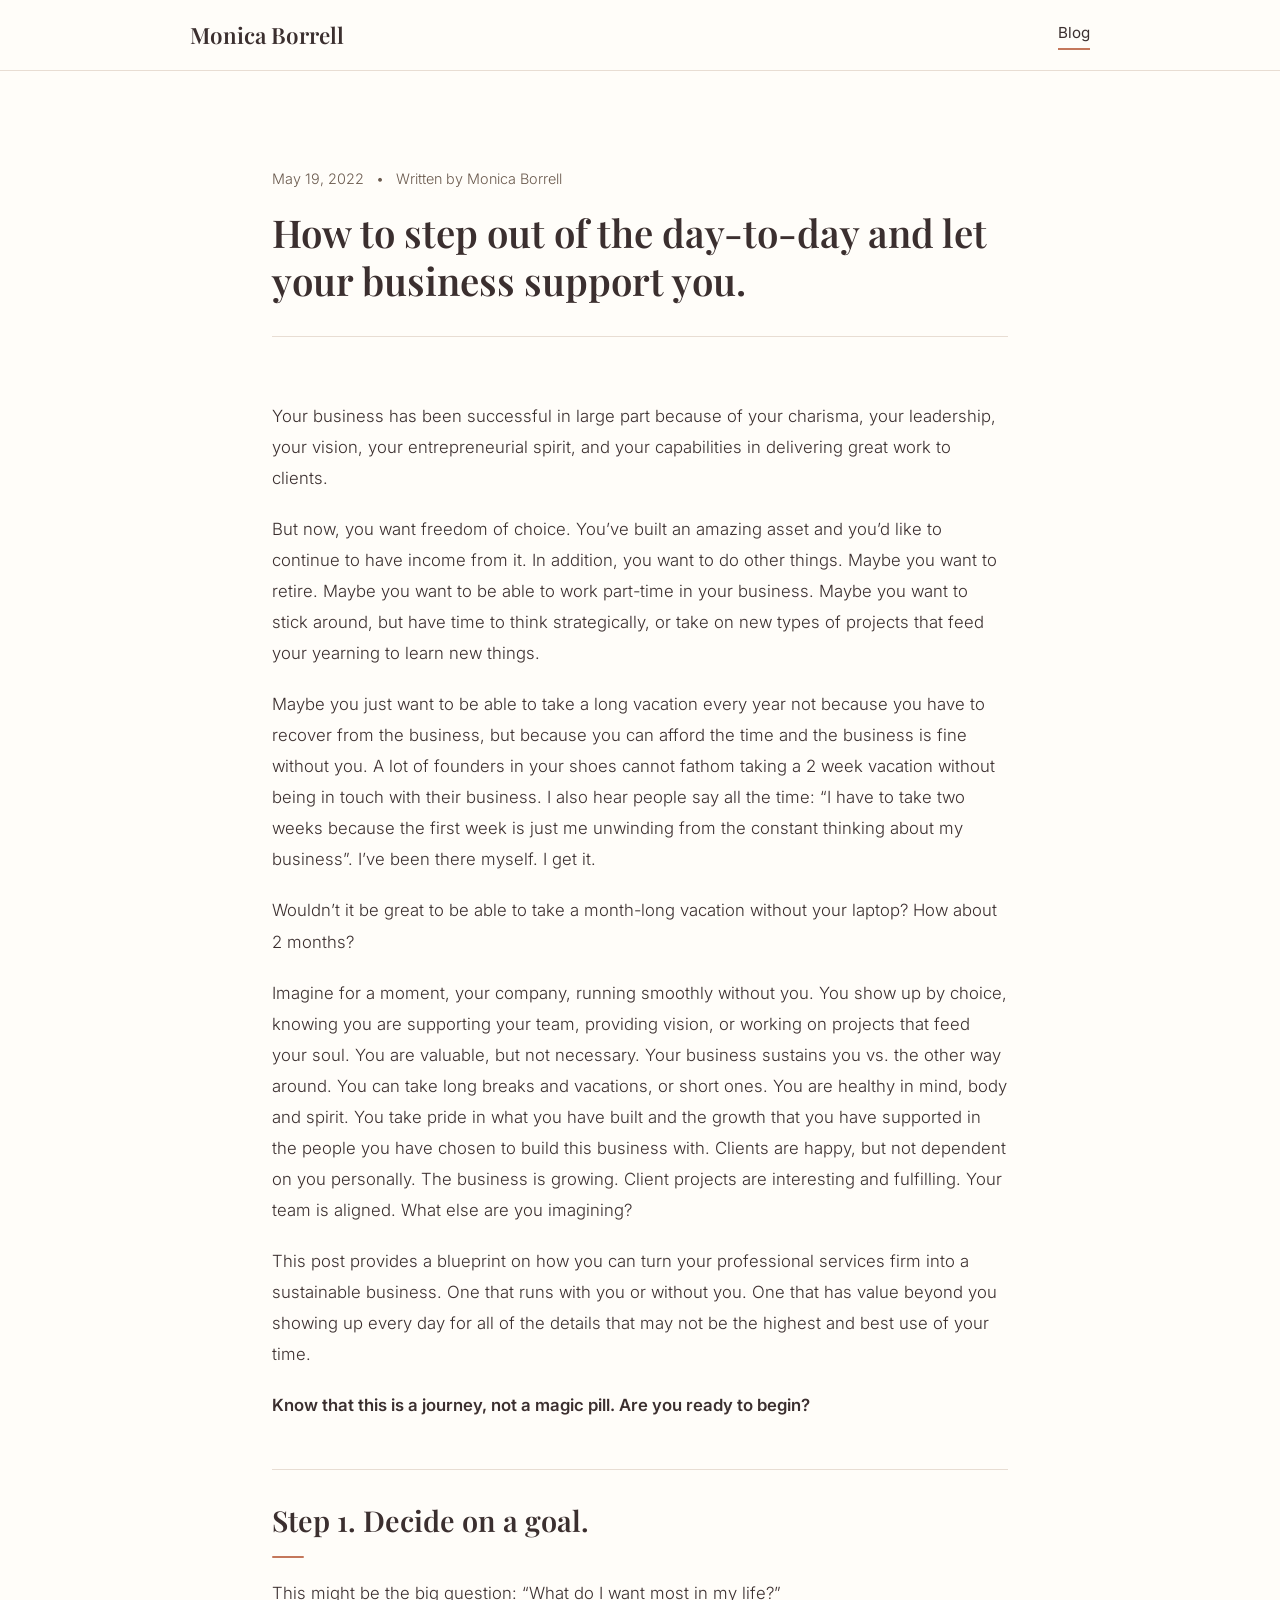
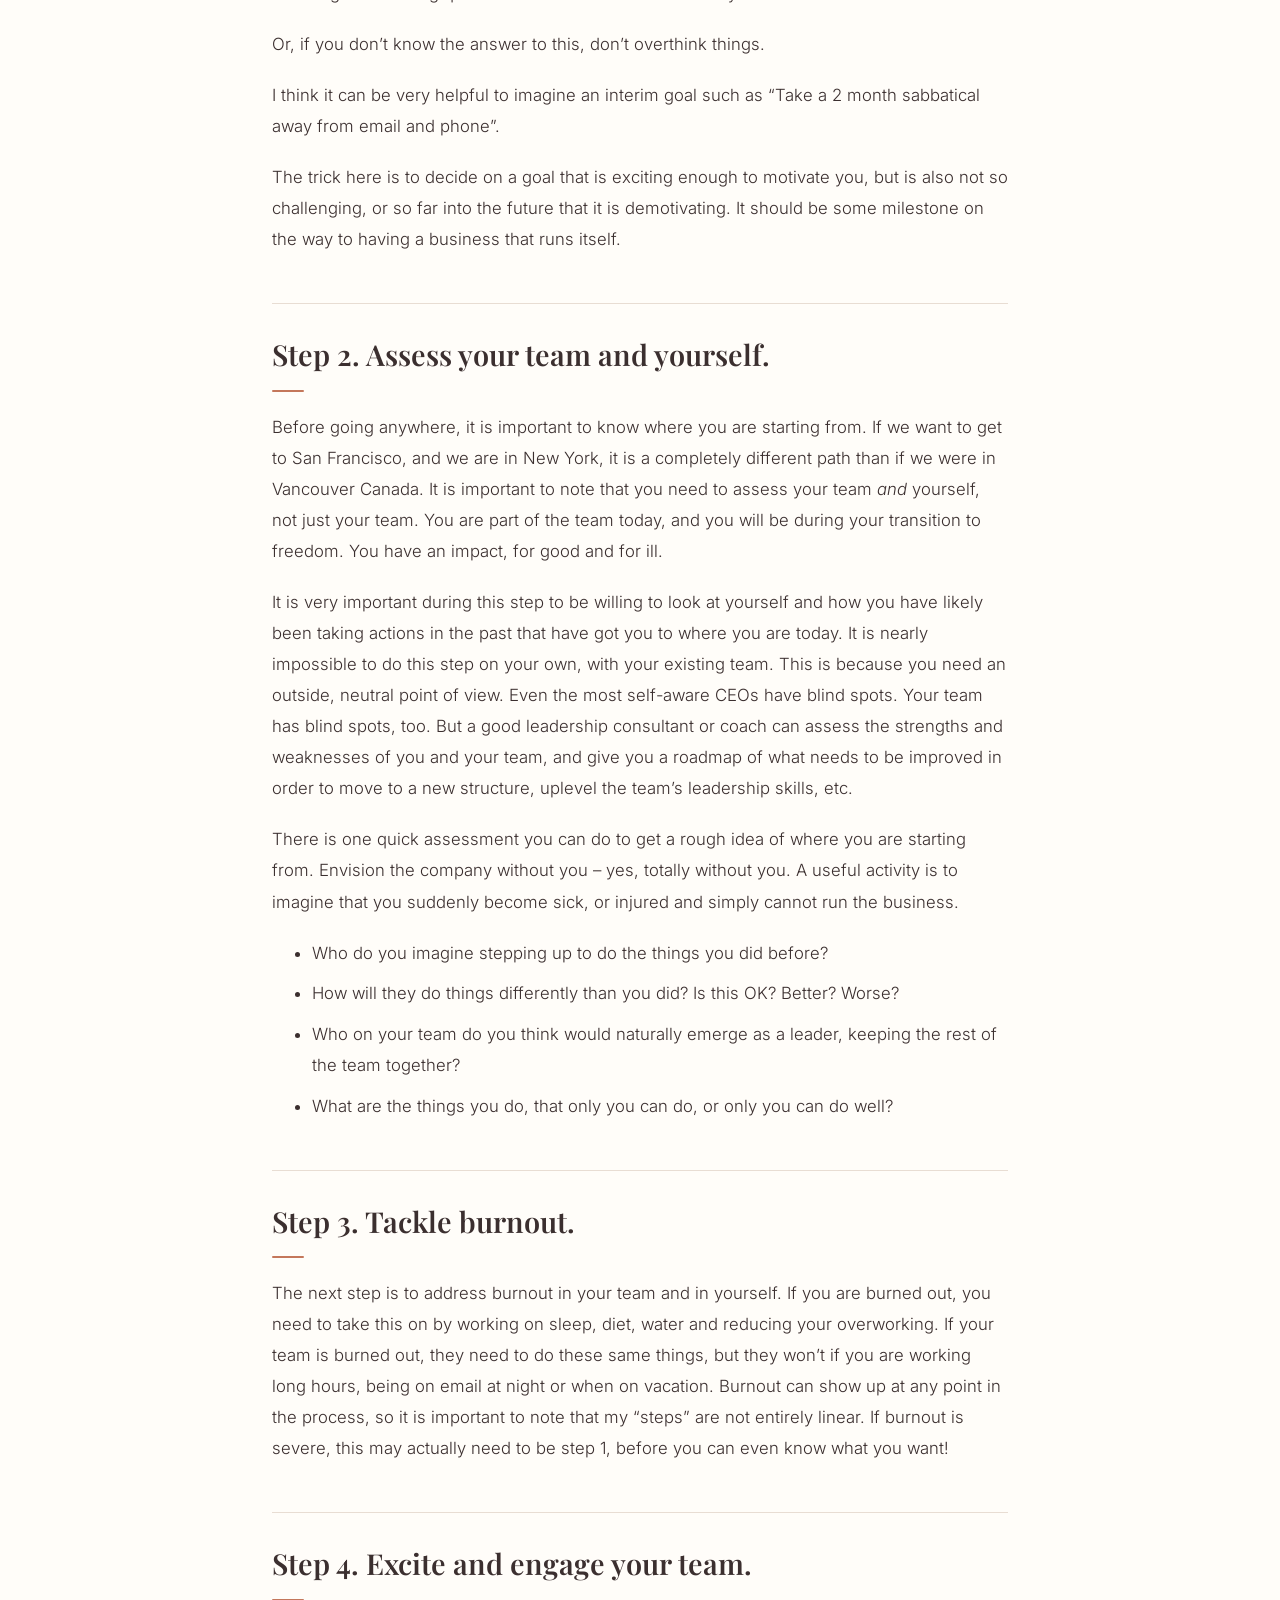
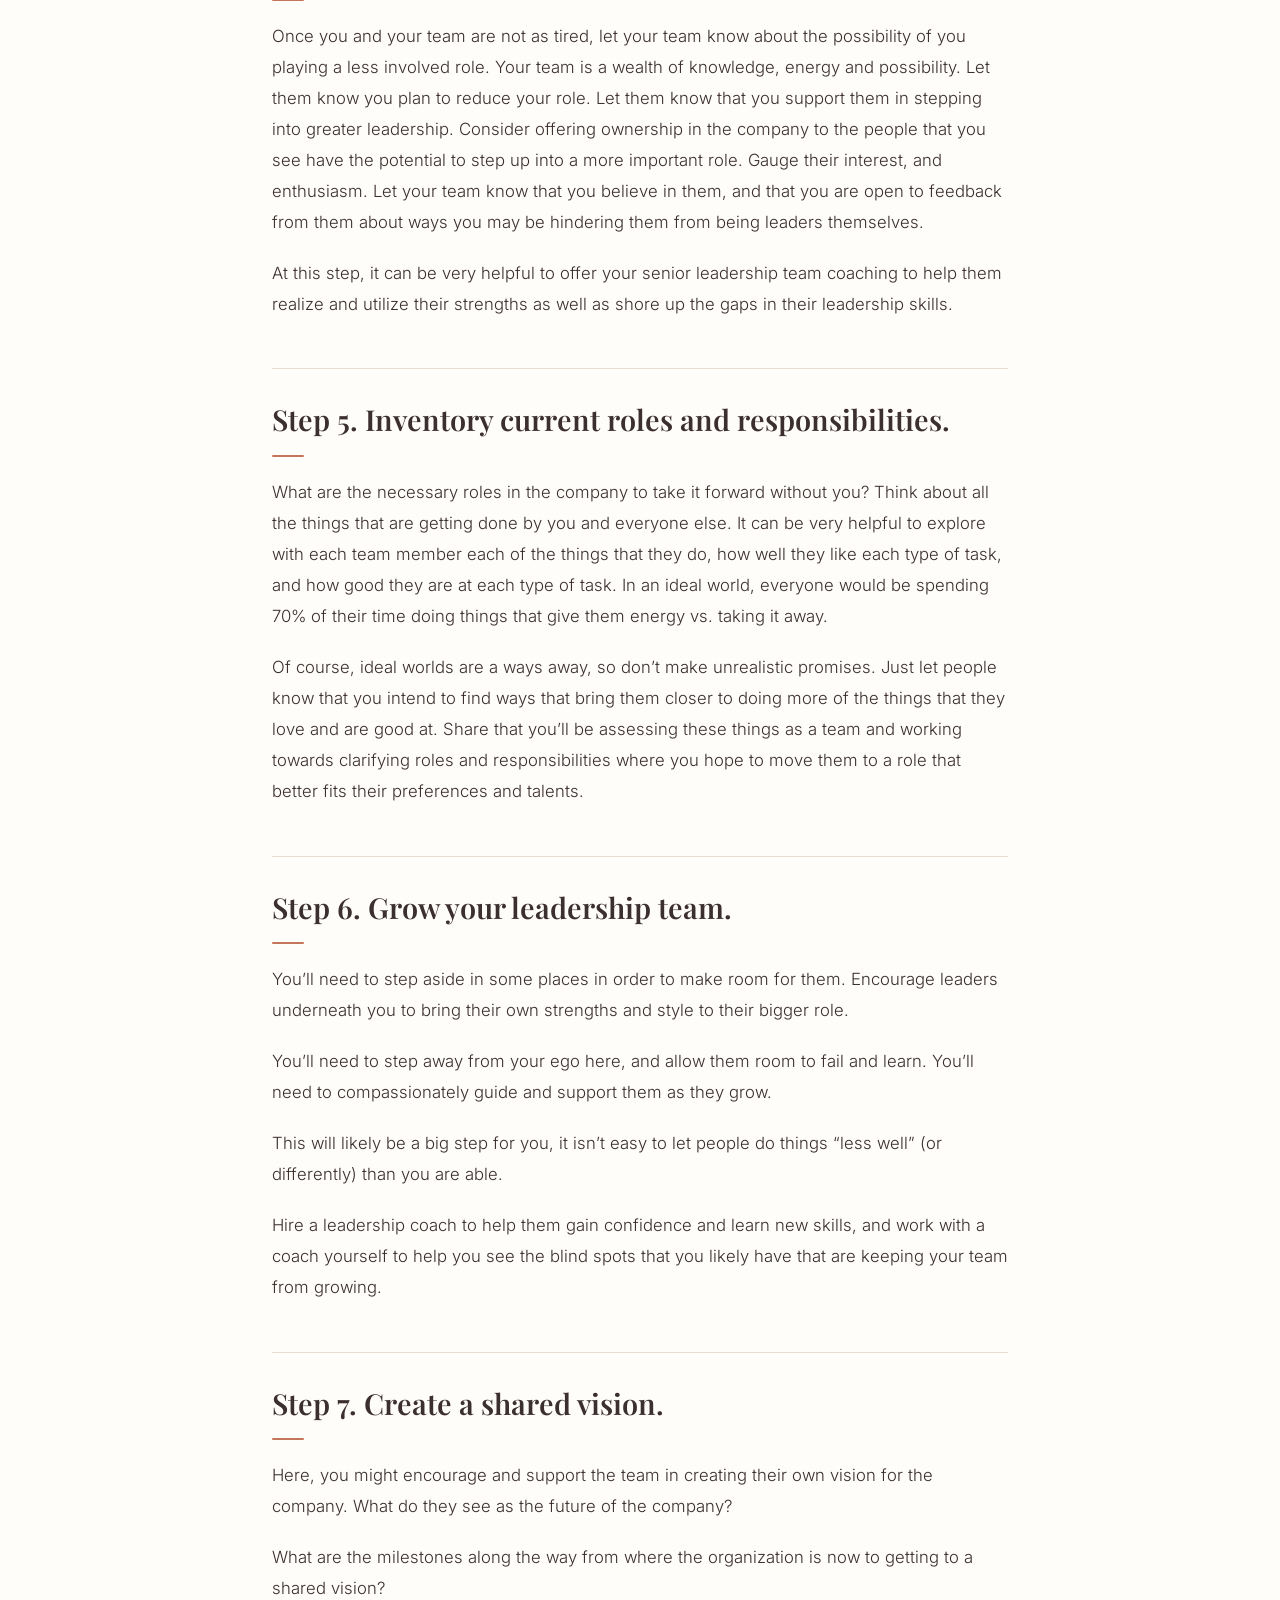
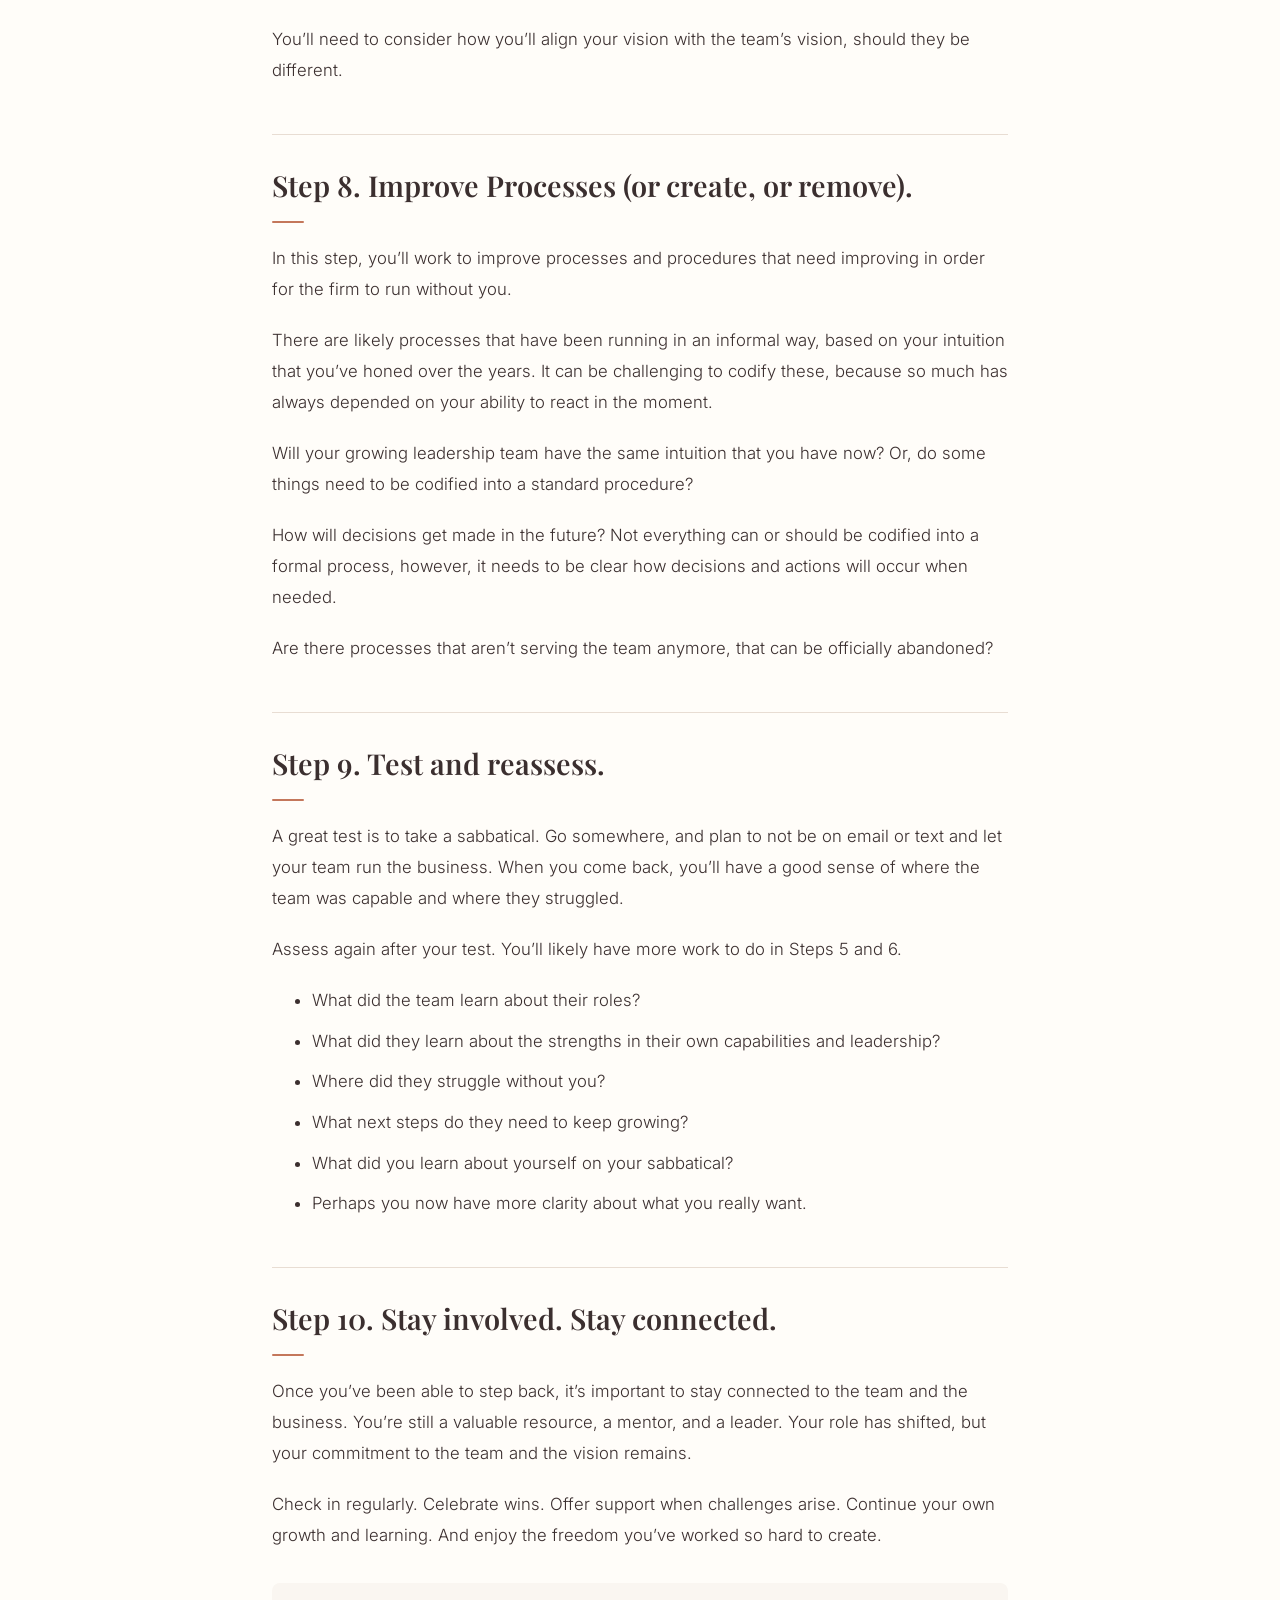
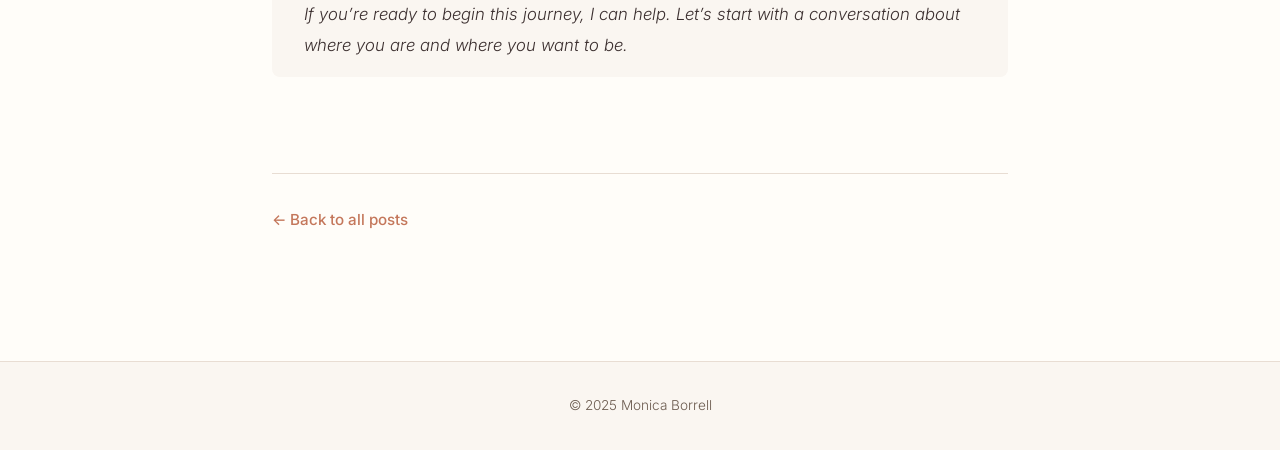
<file: blog/step-out-of-the-day-to-day/index.html>
<!DOCTYPE html>
<html lang="en">
<head>
  <meta charset="UTF-8">
  <meta name="viewport" content="width=device-width, initial-scale=1.0">
  <meta name="description" content="How to step out of the day-to-day and let your business support you.">
  <title>How to step out of the day-to-day and let your business support you. — Monica Borrell</title>
  <link rel="stylesheet" href="../../styles.css">

  <!-- Google Fonts -->
  <link rel="preconnect" href="https://fonts.googleapis.com">
  <link rel="preconnect" href="https://fonts.gstatic.com" crossorigin>
  <link href="https://fonts.googleapis.com/css2?family=Playfair+Display:ital,wght@0,400;0,600;1,400&family=Inter:wght@300;400;500&display=swap" rel="stylesheet">
</head>
<body>

  <!-- ============================================
       NAVIGATION
       ============================================ -->
  <nav class="site-nav">
    <div class="nav-container">
      <a href="/" class="nav-logo">Monica Borrell</a>
      <a href="/blog/" class="nav-blog-link active">Blog</a>
    </div>
  </nav>

  <!-- ============================================
       BLOG POST
       ============================================ -->
  <article class="blog-post">
    <div class="container">

      <!-- Post Header -->
      <header class="post-header">
        <div class="post-meta">
          <time datetime="2022-05-19">May 19, 2022</time>
          <span class="post-meta-sep">&bull;</span>
          <span>Written by Monica Borrell</span>
        </div>
        <h1>How to step out of the day-to-day and let your business support you.</h1>
      </header>

      <!-- Post Body -->
      <div class="post-body">

        <p>Your business has been successful in large part because of your charisma, your leadership, your vision, your entrepreneurial spirit, and your capabilities in delivering great work to clients.</p>

        <p>But now, you want freedom of choice. You&rsquo;ve built an amazing asset and you&rsquo;d like to continue to have income from it. In addition, you want to do other things. Maybe you want to retire. Maybe you want to be able to work part-time in your business. Maybe you want to stick around, but have time to think strategically, or take on new types of projects that feed your yearning to learn new things.</p>

        <p>Maybe you just want to be able to take a long vacation every year not because you have to recover from the business, but because you can afford the time and the business is fine without you. A lot of founders in your shoes cannot fathom taking a 2 week vacation without being in touch with their business. I also hear people say all the time: &ldquo;I have to take two weeks because the first week is just me unwinding from the constant thinking about my business&rdquo;. I&rsquo;ve been there myself. I get it.</p>

        <p>Wouldn&rsquo;t it be great to be able to take a month-long vacation without your laptop? How about 2 months?</p>

        <p>Imagine for a moment, your company, running smoothly without you. You show up by choice, knowing you are supporting your team, providing vision, or working on projects that feed your soul. You are valuable, but not necessary. Your business sustains you vs. the other way around. You can take long breaks and vacations, or short ones. You are healthy in mind, body and spirit. You take pride in what you have built and the growth that you have supported in the people you have chosen to build this business with. Clients are happy, but not dependent on you personally. The business is growing. Client projects are interesting and fulfilling. Your team is aligned. What else are you imagining?</p>

        <p>This post provides a blueprint on how you can turn your professional services firm into a sustainable business. One that runs with you or without you. One that has value beyond you showing up every day for all of the details that may not be the highest and best use of your time.</p>

        <p><strong>Know that this is a journey, not a magic pill. Are you ready to begin?</strong></p>

        <h2>Step 1. Decide on a goal.</h2>

        <p>This might be the big question: &ldquo;What do I want most in my life?&rdquo;</p>

        <p>Or, if you don&rsquo;t know the answer to this, don&rsquo;t overthink things.</p>

        <p>I think it can be very helpful to imagine an interim goal such as &ldquo;Take a 2 month sabbatical away from email and phone&rdquo;.</p>

        <p>The trick here is to decide on a goal that is exciting enough to motivate you, but is also not so challenging, or so far into the future that it is demotivating. It should be some milestone on the way to having a business that runs itself.</p>

        <h2>Step 2. Assess your team and yourself.</h2>

        <p>Before going anywhere, it is important to know where you are starting from. If we want to get to San Francisco, and we are in New York, it is a completely different path than if we were in Vancouver Canada. It is important to note that you need to assess your team <em>and</em> yourself, not just your team. You are part of the team today, and you will be during your transition to freedom. You have an impact, for good and for ill.</p>

        <p>It is very important during this step to be willing to look at yourself and how you have likely been taking actions in the past that have got you to where you are today. It is nearly impossible to do this step on your own, with your existing team. This is because you need an outside, neutral point of view. Even the most self-aware CEOs have blind spots. Your team has blind spots, too. But a good leadership consultant or coach can assess the strengths and weaknesses of you and your team, and give you a roadmap of what needs to be improved in order to move to a new structure, uplevel the team&rsquo;s leadership skills, etc.</p>

        <p>There is one quick assessment you can do to get a rough idea of where you are starting from. Envision the company without you &ndash; yes, totally without you. A useful activity is to imagine that you suddenly become sick, or injured and simply cannot run the business.</p>

        <ul>
          <li>Who do you imagine stepping up to do the things you did before?</li>
          <li>How will they do things differently than you did? Is this OK? Better? Worse?</li>
          <li>Who on your team do you think would naturally emerge as a leader, keeping the rest of the team together?</li>
          <li>What are the things you do, that only you can do, or only you can do well?</li>
        </ul>

        <h2>Step 3. Tackle burnout.</h2>

        <p>The next step is to address burnout in your team and in yourself. If you are burned out, you need to take this on by working on sleep, diet, water and reducing your overworking. If your team is burned out, they need to do these same things, but they won&rsquo;t if you are working long hours, being on email at night or when on vacation. Burnout can show up at any point in the process, so it is important to note that my &ldquo;steps&rdquo; are not entirely linear. If burnout is severe, this may actually need to be step 1, before you can even know what you want!</p>

        <h2>Step 4. Excite and engage your team.</h2>

        <p>Once you and your team are not as tired, let your team know about the possibility of you playing a less involved role. Your team is a wealth of knowledge, energy and possibility. Let them know you plan to reduce your role. Let them know that you support them in stepping into greater leadership. Consider offering ownership in the company to the people that you see have the potential to step up into a more important role. Gauge their interest, and enthusiasm. Let your team know that you believe in them, and that you are open to feedback from them about ways you may be hindering them from being leaders themselves.</p>

        <p>At this step, it can be very helpful to offer your senior leadership team coaching to help them realize and utilize their strengths as well as shore up the gaps in their leadership skills.</p>

        <h2>Step 5. Inventory current roles and responsibilities.</h2>

        <p>What are the necessary roles in the company to take it forward without you? Think about all the things that are getting done by you and everyone else. It can be very helpful to explore with each team member each of the things that they do, how well they like each type of task, and how good they are at each type of task. In an ideal world, everyone would be spending 70% of their time doing things that give them energy vs. taking it away.</p>

        <p>Of course, ideal worlds are a ways away, so don&rsquo;t make unrealistic promises. Just let people know that you intend to find ways that bring them closer to doing more of the things that they love and are good at. Share that you&rsquo;ll be assessing these things as a team and working towards clarifying roles and responsibilities where you hope to move them to a role that better fits their preferences and talents.</p>

        <h2>Step 6. Grow your leadership team.</h2>

        <p>You&rsquo;ll need to step aside in some places in order to make room for them. Encourage leaders underneath you to bring their own strengths and style to their bigger role.</p>

        <p>You&rsquo;ll need to step away from your ego here, and allow them room to fail and learn. You&rsquo;ll need to compassionately guide and support them as they grow.</p>

        <p>This will likely be a big step for you, it isn&rsquo;t easy to let people do things &ldquo;less well&rdquo; (or differently) than you are able.</p>

        <p>Hire a leadership coach to help them gain confidence and learn new skills, and work with a coach yourself to help you see the blind spots that you likely have that are keeping your team from growing.</p>

        <h2>Step 7. Create a shared vision.</h2>

        <p>Here, you might encourage and support the team in creating their own vision for the company. What do they see as the future of the company?</p>

        <p>What are the milestones along the way from where the organization is now to getting to a shared vision?</p>

        <p>You&rsquo;ll need to consider how you&rsquo;ll align your vision with the team&rsquo;s vision, should they be different.</p>

        <h2>Step 8. Improve Processes (or create, or remove).</h2>

        <p>In this step, you&rsquo;ll work to improve processes and procedures that need improving in order for the firm to run without you.</p>

        <p>There are likely processes that have been running in an informal way, based on your intuition that you&rsquo;ve honed over the years. It can be challenging to codify these, because so much has always depended on your ability to react in the moment.</p>

        <p>Will your growing leadership team have the same intuition that you have now? Or, do some things need to be codified into a standard procedure?</p>

        <p>How will decisions get made in the future? Not everything can or should be codified into a formal process, however, it needs to be clear how decisions and actions will occur when needed.</p>

        <p>Are there processes that aren&rsquo;t serving the team anymore, that can be officially abandoned?</p>

        <h2>Step 9. Test and reassess.</h2>

        <p>A great test is to take a sabbatical. Go somewhere, and plan to not be on email or text and let your team run the business. When you come back, you&rsquo;ll have a good sense of where the team was capable and where they struggled.</p>

        <p>Assess again after your test. You&rsquo;ll likely have more work to do in Steps 5 and 6.</p>

        <ul>
          <li>What did the team learn about their roles?</li>
          <li>What did they learn about the strengths in their own capabilities and leadership?</li>
          <li>Where did they struggle without you?</li>
          <li>What next steps do they need to keep growing?</li>
          <li>What did you learn about yourself on your sabbatical?</li>
          <li>Perhaps you now have more clarity about what you really want.</li>
        </ul>

        <h2>Step 10. Stay involved. Stay connected.</h2>

        <p>Once you&rsquo;ve been able to step back, it&rsquo;s important to stay connected to the team and the business. You&rsquo;re still a valuable resource, a mentor, and a leader. Your role has shifted, but your commitment to the team and the vision remains.</p>

        <p>Check in regularly. Celebrate wins. Offer support when challenges arise. Continue your own growth and learning. And enjoy the freedom you&rsquo;ve worked so hard to create.</p>

        <p class="post-disclaimer"><em>If you&rsquo;re ready to begin this journey, I can help. Let&rsquo;s start with a conversation about where you are and where you want to be.</em></p>

      </div>

      <!-- Back to Blog -->
      <div class="post-footer">
        <a href="/blog/" class="back-to-blog">&larr; Back to all posts</a>
      </div>

    </div>
  </article>

  <!-- ============================================
       FOOTER
       ============================================ -->
  <footer class="footer">
    <div class="container">
      <p>&copy; 2025 Monica Borrell</p>
    </div>
  </footer>

  <script src="../../main.js"></script>
</body>
</html>
</file>
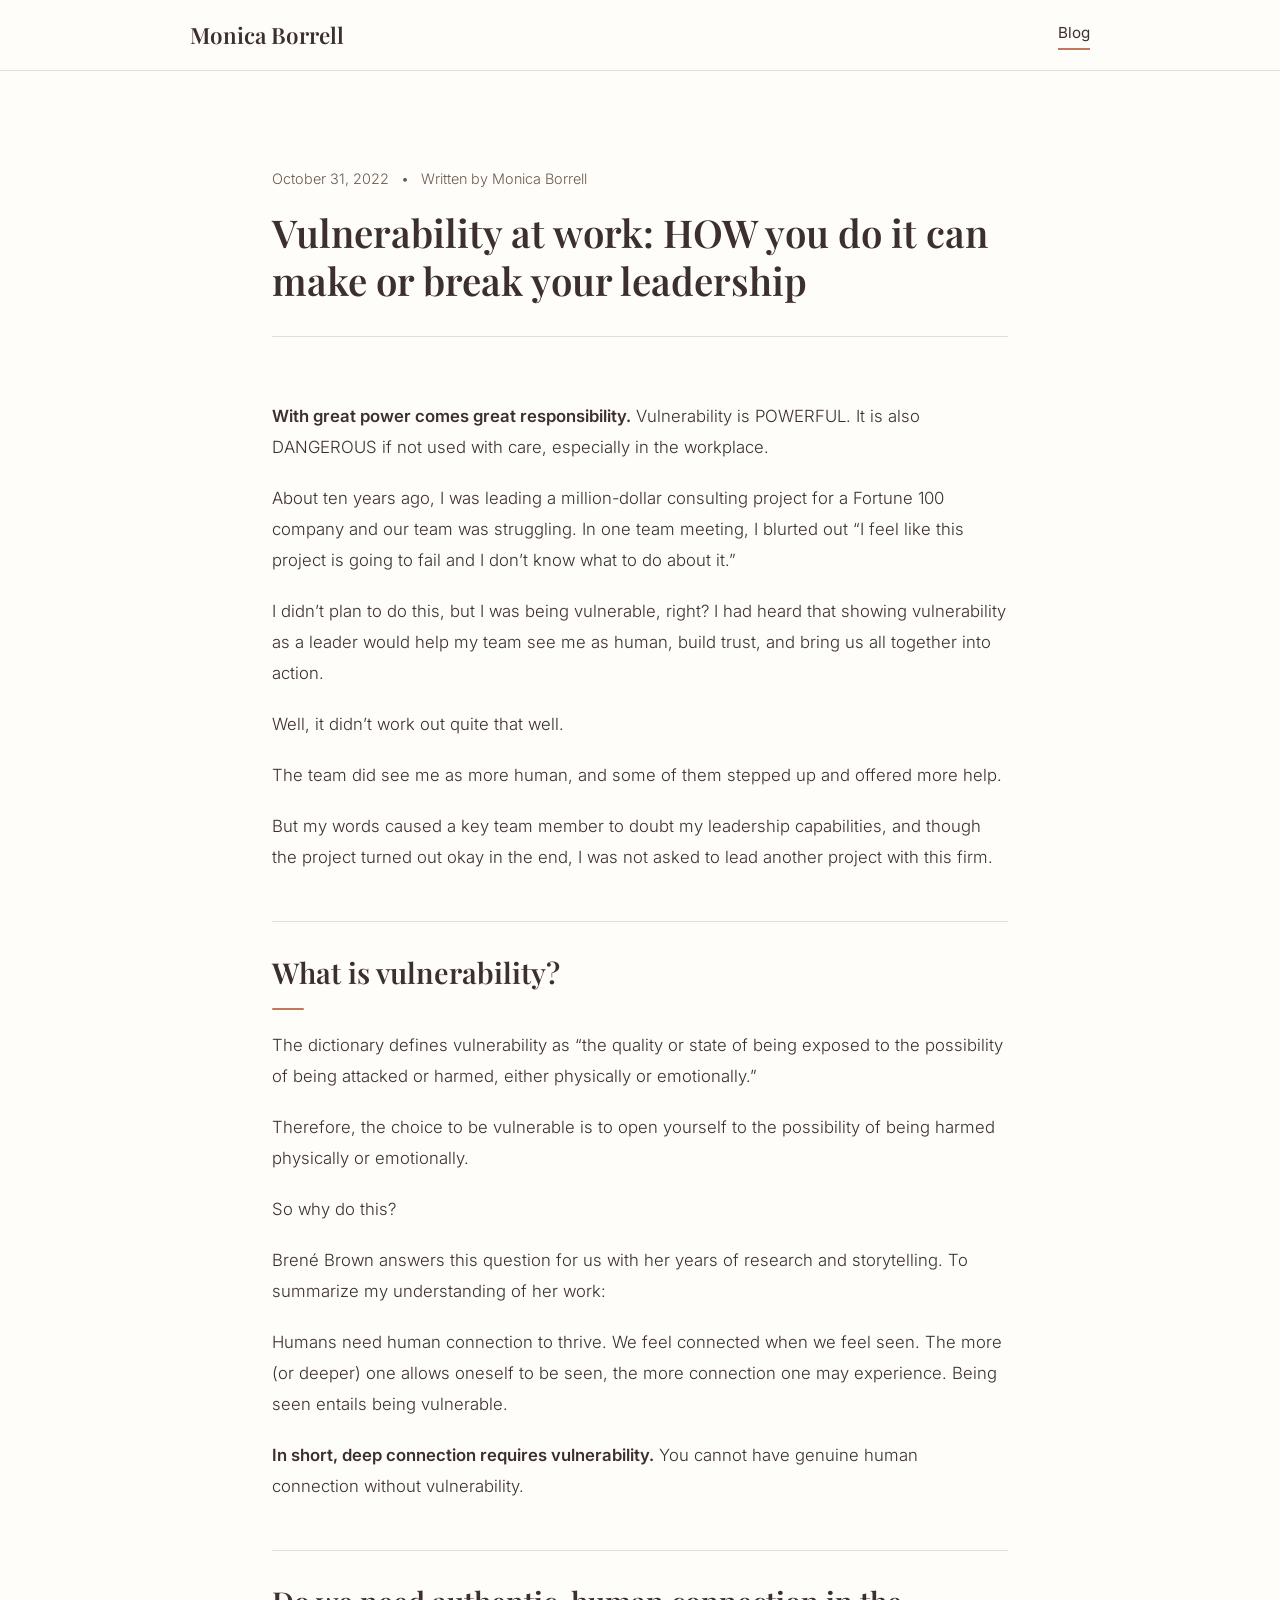
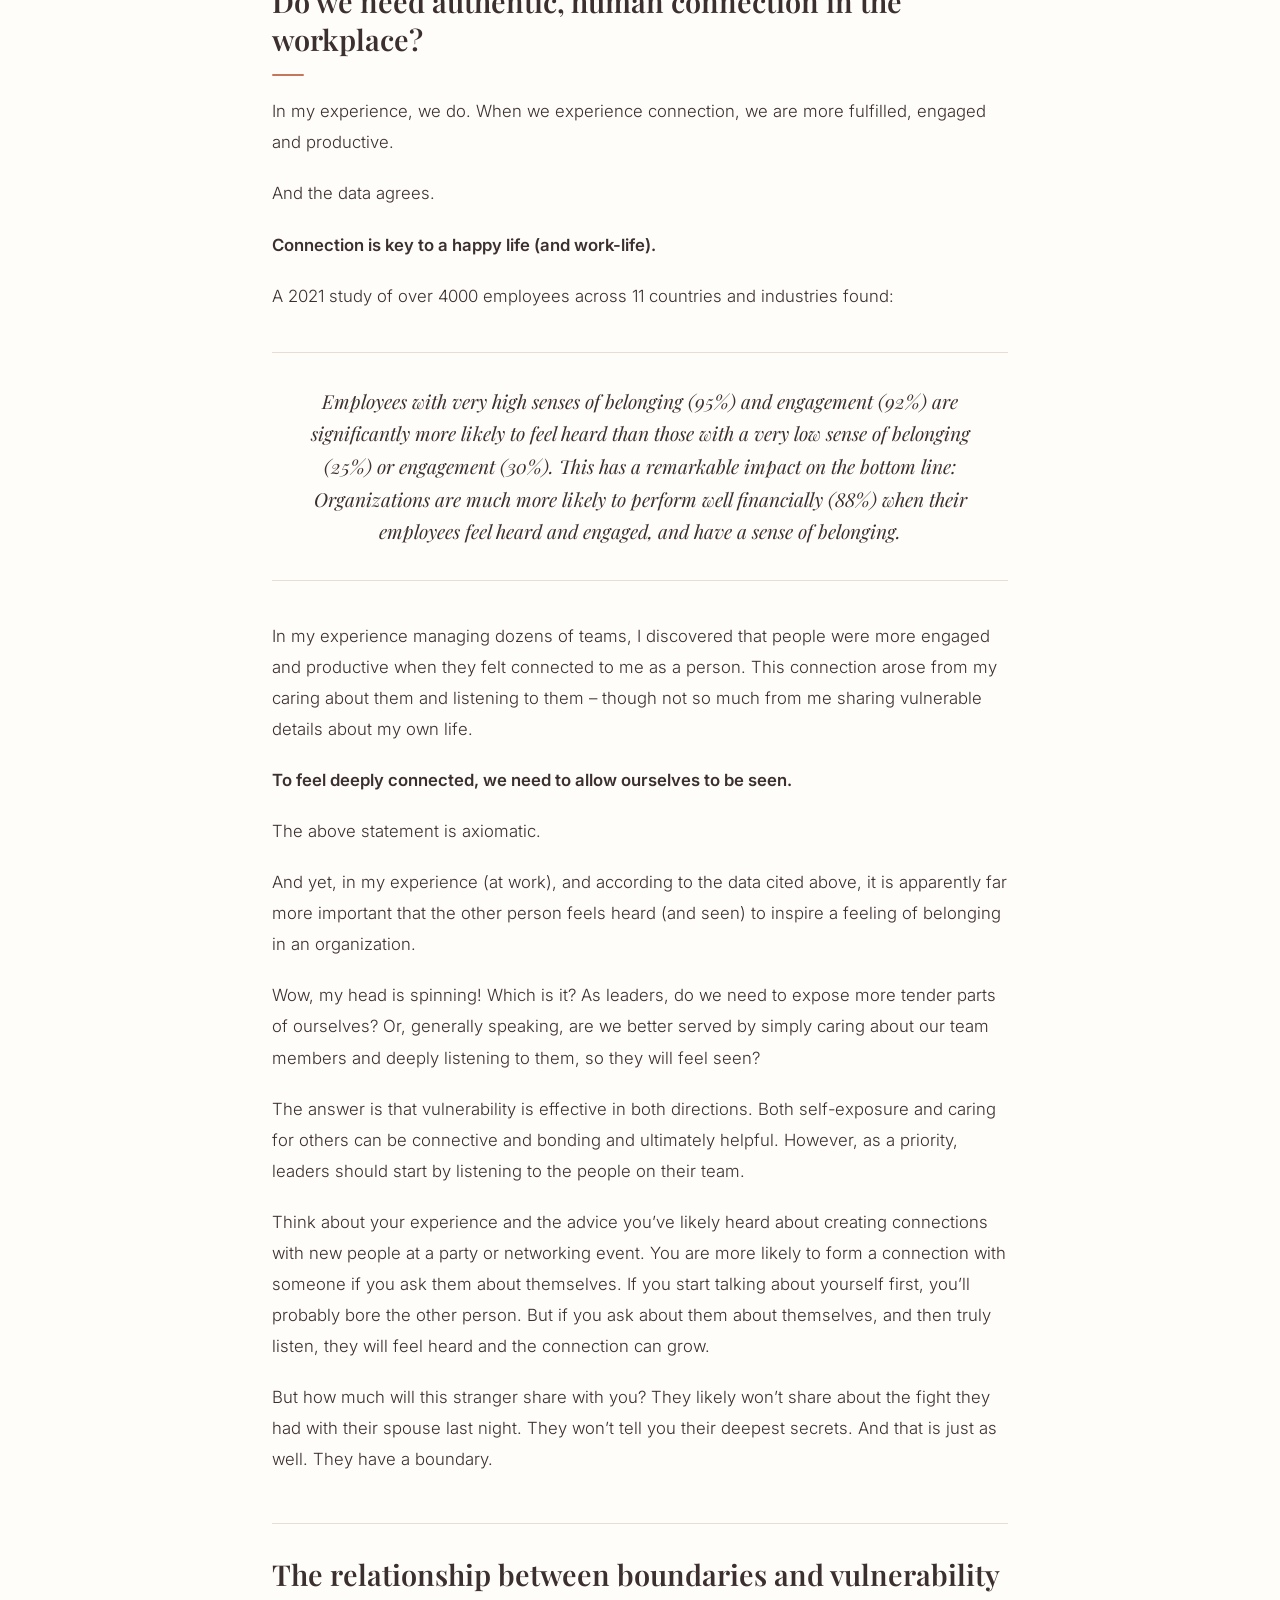
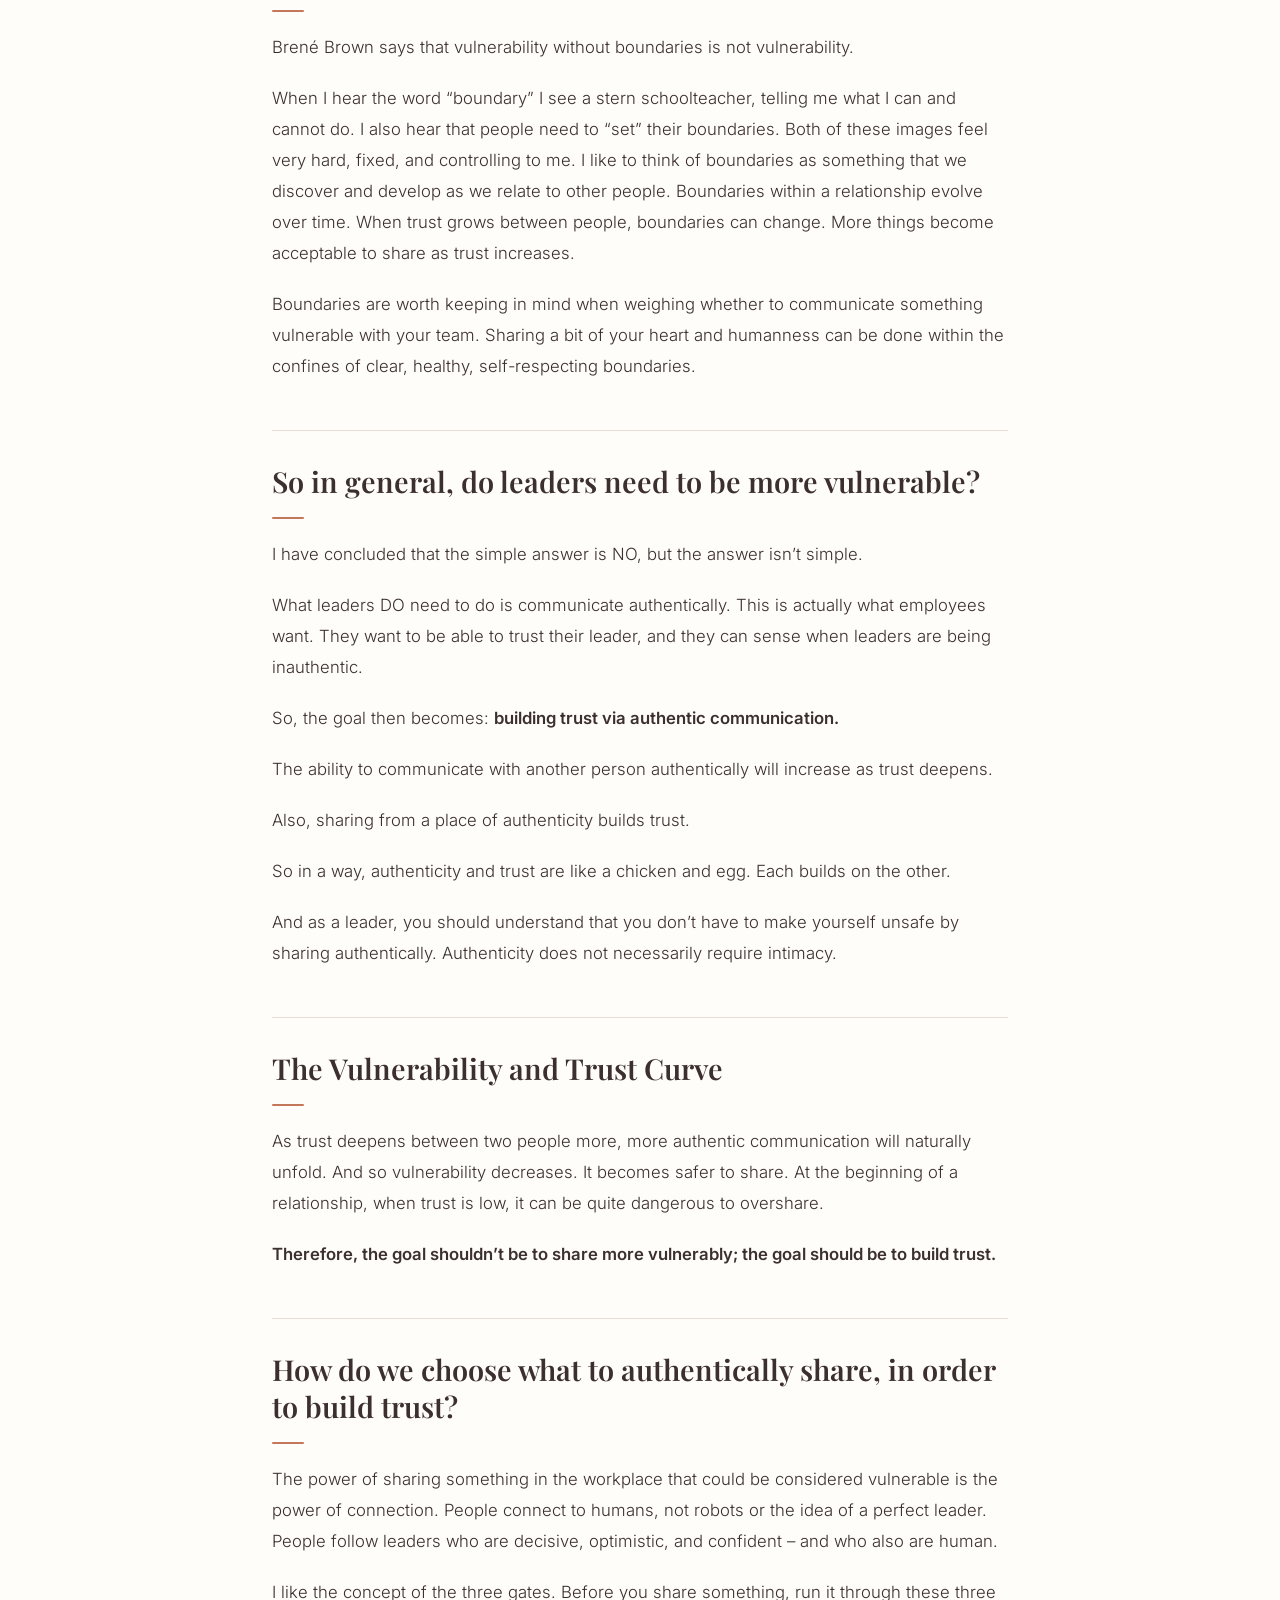
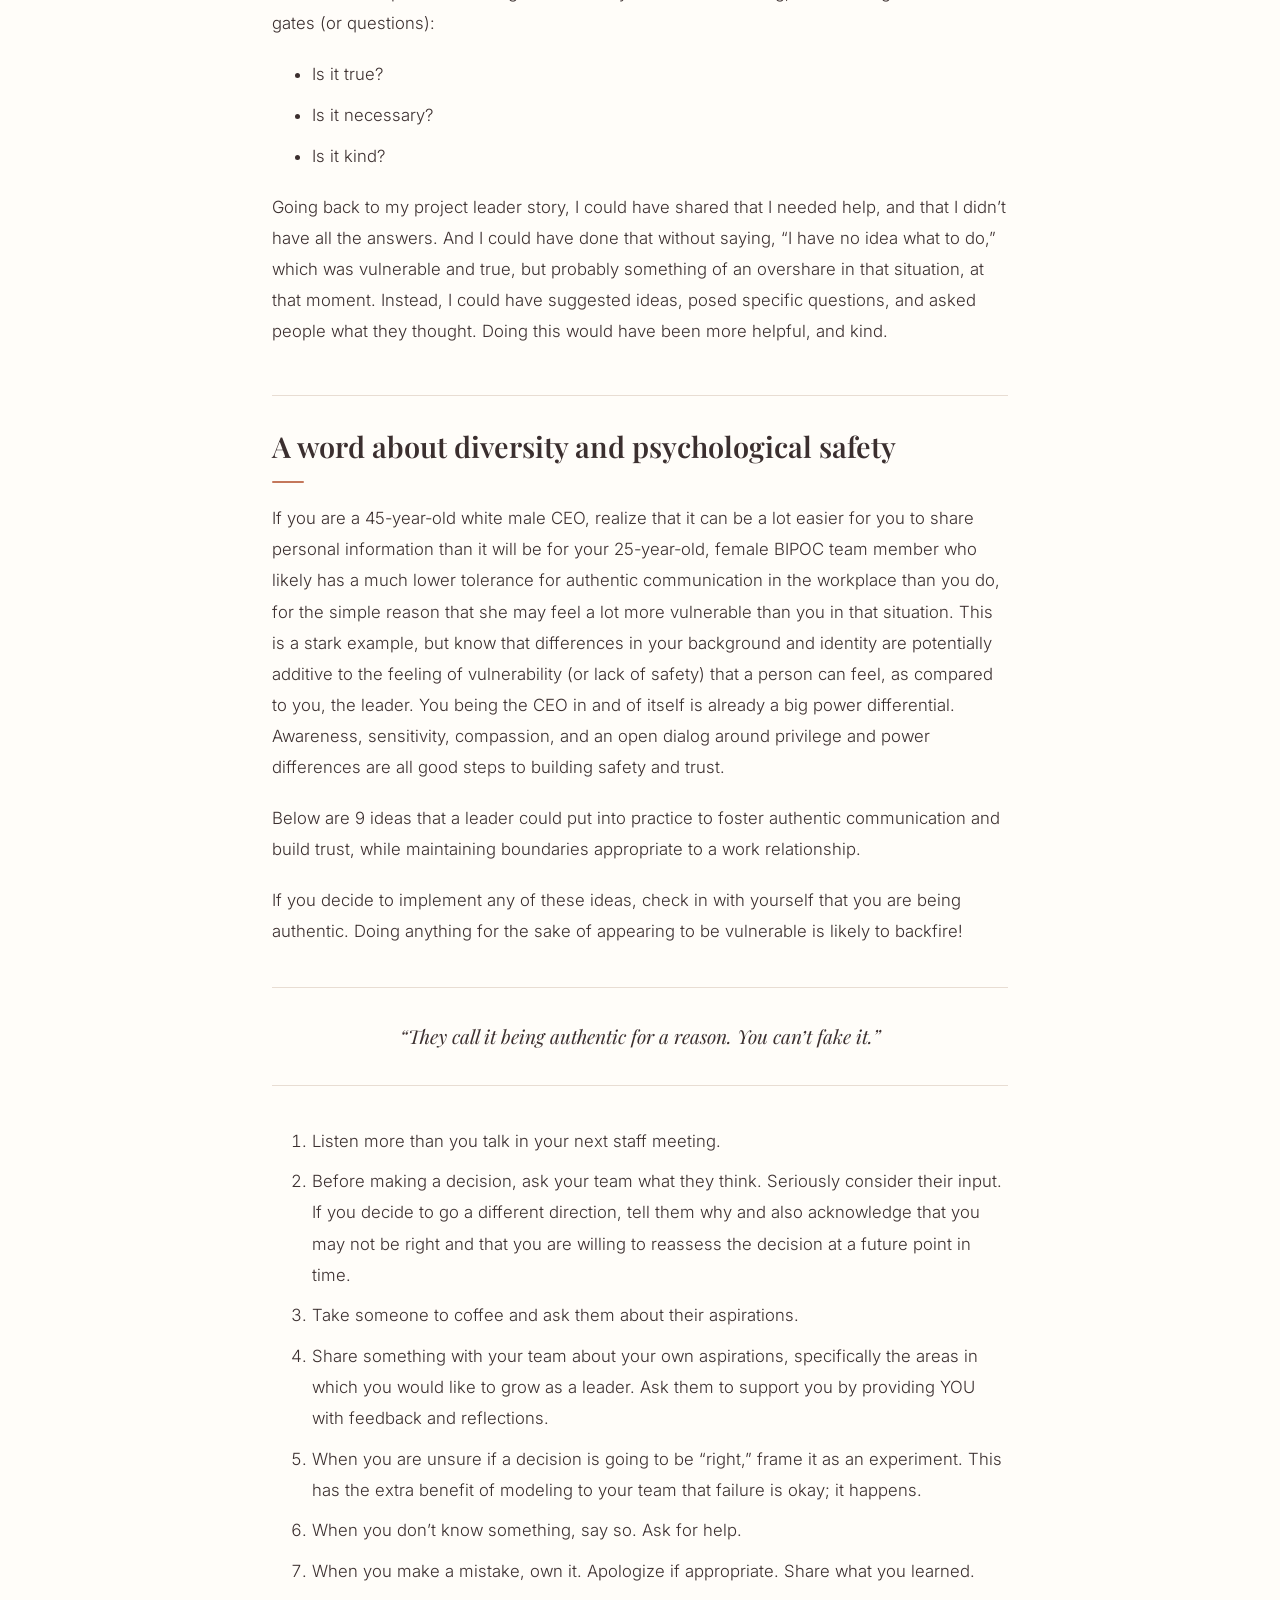
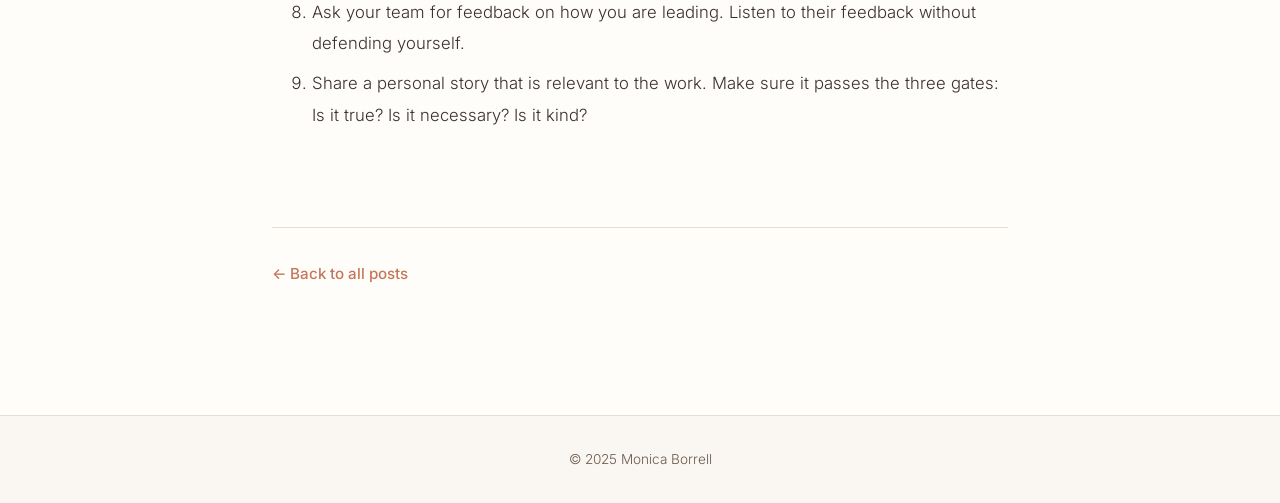
<file: blog/vulnerability-at-work/index.html>
<!DOCTYPE html>
<html lang="en">
<head>
  <meta charset="UTF-8">
  <meta name="viewport" content="width=device-width, initial-scale=1.0">
  <meta name="description" content="Vulnerability at work: HOW you do it can make or break your leadership.">
  <title>Vulnerability at work: HOW you do it can make or break your leadership — Monica Borrell</title>
  <link rel="stylesheet" href="../../styles.css">

  <!-- Google Fonts -->
  <link rel="preconnect" href="https://fonts.googleapis.com">
  <link rel="preconnect" href="https://fonts.gstatic.com" crossorigin>
  <link href="https://fonts.googleapis.com/css2?family=Playfair+Display:ital,wght@0,400;0,600;1,400&family=Inter:wght@300;400;500&display=swap" rel="stylesheet">
</head>
<body>

  <!-- ============================================
       NAVIGATION
       ============================================ -->
  <nav class="site-nav">
    <div class="nav-container">
      <a href="/" class="nav-logo">Monica Borrell</a>
      <a href="/blog/" class="nav-blog-link active">Blog</a>
    </div>
  </nav>

  <!-- ============================================
       BLOG POST
       ============================================ -->
  <article class="blog-post">
    <div class="container">

      <!-- Post Header -->
      <header class="post-header">
        <div class="post-meta">
          <time datetime="2022-10-31">October 31, 2022</time>
          <span class="post-meta-sep">&bull;</span>
          <span>Written by Monica Borrell</span>
        </div>
        <h1>Vulnerability at work: HOW you do it can make or break your leadership</h1>
      </header>

      <!-- Post Body -->
      <div class="post-body">

        <p><strong>With great power comes great responsibility.</strong> Vulnerability is POWERFUL. It is also DANGEROUS if not used with care, especially in the workplace.</p>

        <p>About ten years ago, I was leading a million-dollar consulting project for a Fortune 100 company and our team was struggling. In one team meeting, I blurted out &ldquo;I feel like this project is going to fail and I don&rsquo;t know what to do about it.&rdquo;</p>

        <p>I didn&rsquo;t plan to do this, but I was being vulnerable, right? I had heard that showing vulnerability as a leader would help my team see me as human, build trust, and bring us all together into action.</p>

        <p>Well, it didn&rsquo;t work out quite that well.</p>

        <p>The team did see me as more human, and some of them stepped up and offered more help.</p>

        <p>But my words caused a key team member to doubt my leadership capabilities, and though the project turned out okay in the end, I was not asked to lead another project with this firm.</p>

        <h2>What is vulnerability?</h2>

        <p>The dictionary defines vulnerability as &ldquo;the quality or state of being exposed to the possibility of being attacked or harmed, either physically or emotionally.&rdquo;</p>

        <p>Therefore, the choice to be vulnerable is to open yourself to the possibility of being harmed physically or emotionally.</p>

        <p>So why do this?</p>

        <p>Bren&eacute; Brown answers this question for us with her years of research and storytelling. To summarize my understanding of her work:</p>

        <p>Humans need human connection to thrive. We feel connected when we feel seen. The more (or deeper) one allows oneself to be seen, the more connection one may experience. Being seen entails being vulnerable.</p>

        <p><strong>In short, deep connection requires vulnerability.</strong> You cannot have genuine human connection without vulnerability.</p>

        <h2>Do we need authentic, human connection in the workplace?</h2>

        <p>In my experience, we do. When we experience connection, we are more fulfilled, engaged and productive.</p>

        <p>And the data agrees.</p>

        <p><strong>Connection is key to a happy life (and work-life).</strong></p>

        <p>A 2021 study of over 4000 employees across 11 countries and industries found:</p>

        <blockquote>
          <p>Employees with very high senses of belonging (95%) and engagement (92%) are significantly more likely to feel heard than those with a very low sense of belonging (25%) or engagement (30%). This has a remarkable impact on the bottom line: Organizations are much more likely to perform well financially (88%) when their employees feel heard and engaged, and have a sense of belonging.</p>
        </blockquote>

        <p>In my experience managing dozens of teams, I discovered that people were more engaged and productive when they felt connected to me as a person. This connection arose from my caring about them and listening to them &ndash; though not so much from me sharing vulnerable details about my own life.</p>

        <p><strong>To feel deeply connected, we need to allow ourselves to be seen.</strong></p>

        <p>The above statement is axiomatic.</p>

        <p>And yet, in my experience (at work), and according to the data cited above, it is apparently far more important that the other person feels heard (and seen) to inspire a feeling of belonging in an organization.</p>

        <p>Wow, my head is spinning! Which is it? As leaders, do we need to expose more tender parts of ourselves? Or, generally speaking, are we better served by simply caring about our team members and deeply listening to them, so they will feel seen?</p>

        <p>The answer is that vulnerability is effective in both directions. Both self-exposure and caring for others can be connective and bonding and ultimately helpful. However, as a priority, leaders should start by listening to the people on their team.</p>

        <p>Think about your experience and the advice you&rsquo;ve likely heard about creating connections with new people at a party or networking event. You are more likely to form a connection with someone if you ask them about themselves. If you start talking about yourself first, you&rsquo;ll probably bore the other person. But if you ask about them about themselves, and then truly listen, they will feel heard and the connection can grow.</p>

        <p>But how much will this stranger share with you? They likely won&rsquo;t share about the fight they had with their spouse last night. They won&rsquo;t tell you their deepest secrets. And that is just as well. They have a boundary.</p>

        <h2>The relationship between boundaries and vulnerability</h2>

        <p>Bren&eacute; Brown says that vulnerability without boundaries is not vulnerability.</p>

        <p>When I hear the word &ldquo;boundary&rdquo; I see a stern schoolteacher, telling me what I can and cannot do. I also hear that people need to &ldquo;set&rdquo; their boundaries. Both of these images feel very hard, fixed, and controlling to me. I like to think of boundaries as something that we discover and develop as we relate to other people. Boundaries within a relationship evolve over time. When trust grows between people, boundaries can change. More things become acceptable to share as trust increases.</p>

        <p>Boundaries are worth keeping in mind when weighing whether to communicate something vulnerable with your team. Sharing a bit of your heart and humanness can be done within the confines of clear, healthy, self-respecting boundaries.</p>

        <h2>So in general, do leaders need to be more vulnerable?</h2>

        <p>I have concluded that the simple answer is NO, but the answer isn&rsquo;t simple.</p>

        <p>What leaders DO need to do is communicate authentically. This is actually what employees want. They want to be able to trust their leader, and they can sense when leaders are being inauthentic.</p>

        <p>So, the goal then becomes: <strong>building trust via authentic communication.</strong></p>

        <p>The ability to communicate with another person authentically will increase as trust deepens.</p>

        <p>Also, sharing from a place of authenticity builds trust.</p>

        <p>So in a way, authenticity and trust are like a chicken and egg. Each builds on the other.</p>

        <p>And as a leader, you should understand that you don&rsquo;t have to make yourself unsafe by sharing authentically. Authenticity does not necessarily require intimacy.</p>

        <h2>The Vulnerability and Trust Curve</h2>

        <p>As trust deepens between two people more, more authentic communication will naturally unfold. And so vulnerability decreases. It becomes safer to share. At the beginning of a relationship, when trust is low, it can be quite dangerous to overshare.</p>

        <p><strong>Therefore, the goal shouldn&rsquo;t be to share more vulnerably; the goal should be to build trust.</strong></p>

        <h2>How do we choose what to authentically share, in order to build trust?</h2>

        <p>The power of sharing something in the workplace that could be considered vulnerable is the power of connection. People connect to humans, not robots or the idea of a perfect leader. People follow leaders who are decisive, optimistic, and confident &ndash; and who also are human.</p>

        <p>I like the concept of the three gates. Before you share something, run it through these three gates (or questions):</p>

        <ul>
          <li>Is it true?</li>
          <li>Is it necessary?</li>
          <li>Is it kind?</li>
        </ul>

        <p>Going back to my project leader story, I could have shared that I needed help, and that I didn&rsquo;t have all the answers. And I could have done that without saying, &ldquo;I have no idea what to do,&rdquo; which was vulnerable and true, but probably something of an overshare in that situation, at that moment. Instead, I could have suggested ideas, posed specific questions, and asked people what they thought. Doing this would have been more helpful, and kind.</p>

        <h2>A word about diversity and psychological safety</h2>

        <p>If you are a 45-year-old white male CEO, realize that it can be a lot easier for you to share personal information than it will be for your 25-year-old, female BIPOC team member who likely has a much lower tolerance for authentic communication in the workplace than you do, for the simple reason that she may feel a lot more vulnerable than you in that situation. This is a stark example, but know that differences in your background and identity are potentially additive to the feeling of vulnerability (or lack of safety) that a person can feel, as compared to you, the leader. You being the CEO in and of itself is already a big power differential. Awareness, sensitivity, compassion, and an open dialog around privilege and power differences are all good steps to building safety and trust.</p>

        <p>Below are 9 ideas that a leader could put into practice to foster authentic communication and build trust, while maintaining boundaries appropriate to a work relationship.</p>

        <p>If you decide to implement any of these ideas, check in with yourself that you are being authentic. Doing anything for the sake of appearing to be vulnerable is likely to backfire!</p>

        <blockquote>
          <p>&ldquo;They call it being authentic for a reason. You can&rsquo;t fake it.&rdquo;</p>
        </blockquote>

        <ol>
          <li>Listen more than you talk in your next staff meeting.</li>
          <li>Before making a decision, ask your team what they think. Seriously consider their input. If you decide to go a different direction, tell them why and also acknowledge that you may not be right and that you are willing to reassess the decision at a future point in time.</li>
          <li>Take someone to coffee and ask them about their aspirations.</li>
          <li>Share something with your team about your own aspirations, specifically the areas in which you would like to grow as a leader. Ask them to support you by providing YOU with feedback and reflections.</li>
          <li>When you are unsure if a decision is going to be &ldquo;right,&rdquo; frame it as an experiment. This has the extra benefit of modeling to your team that failure is okay; it happens.</li>
          <li>When you don&rsquo;t know something, say so. Ask for help.</li>
          <li>When you make a mistake, own it. Apologize if appropriate. Share what you learned.</li>
          <li>Ask your team for feedback on how you are leading. Listen to their feedback without defending yourself.</li>
          <li>Share a personal story that is relevant to the work. Make sure it passes the three gates: Is it true? Is it necessary? Is it kind?</li>
        </ol>

      </div>

      <!-- Back to Blog -->
      <div class="post-footer">
        <a href="/blog/" class="back-to-blog">&larr; Back to all posts</a>
      </div>

    </div>
  </article>

  <!-- ============================================
       FOOTER
       ============================================ -->
  <footer class="footer">
    <div class="container">
      <p>&copy; 2025 Monica Borrell</p>
    </div>
  </footer>

  <script src="../../main.js"></script>
</body>
</html>
</file>
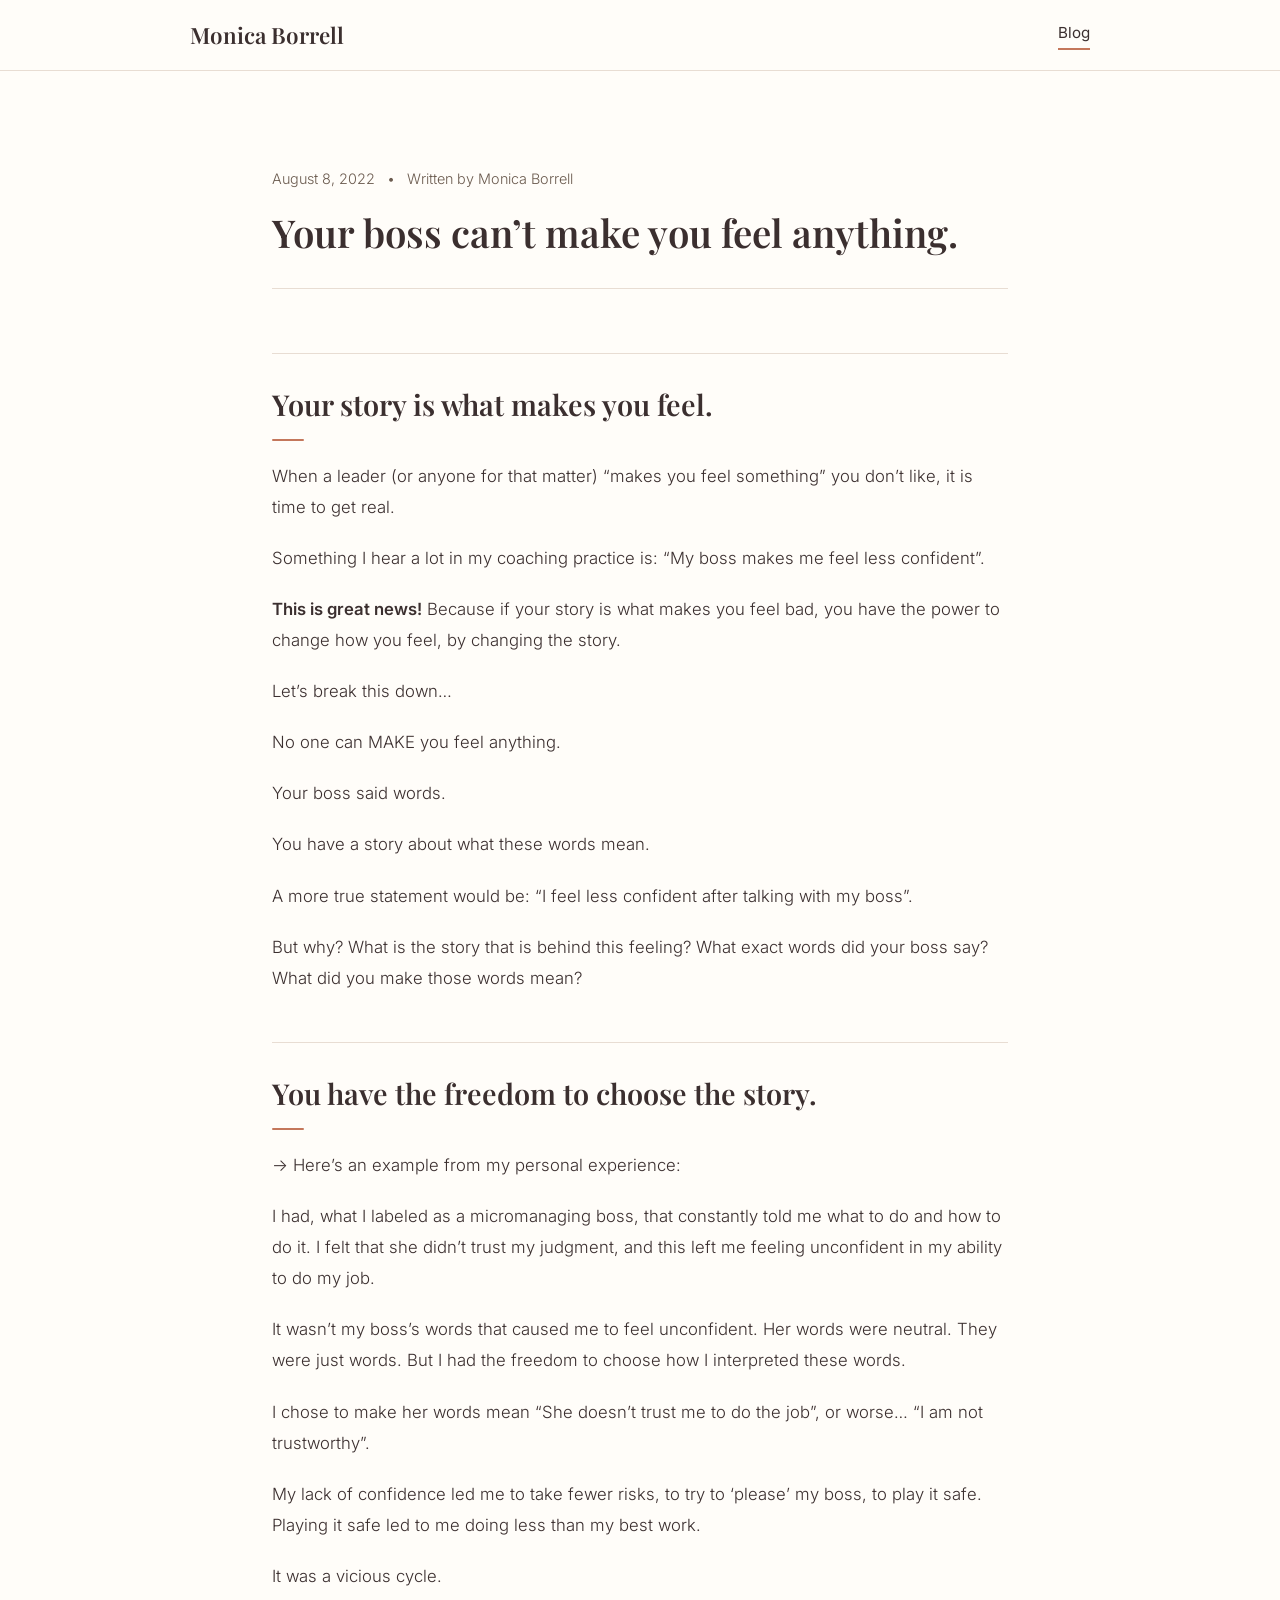
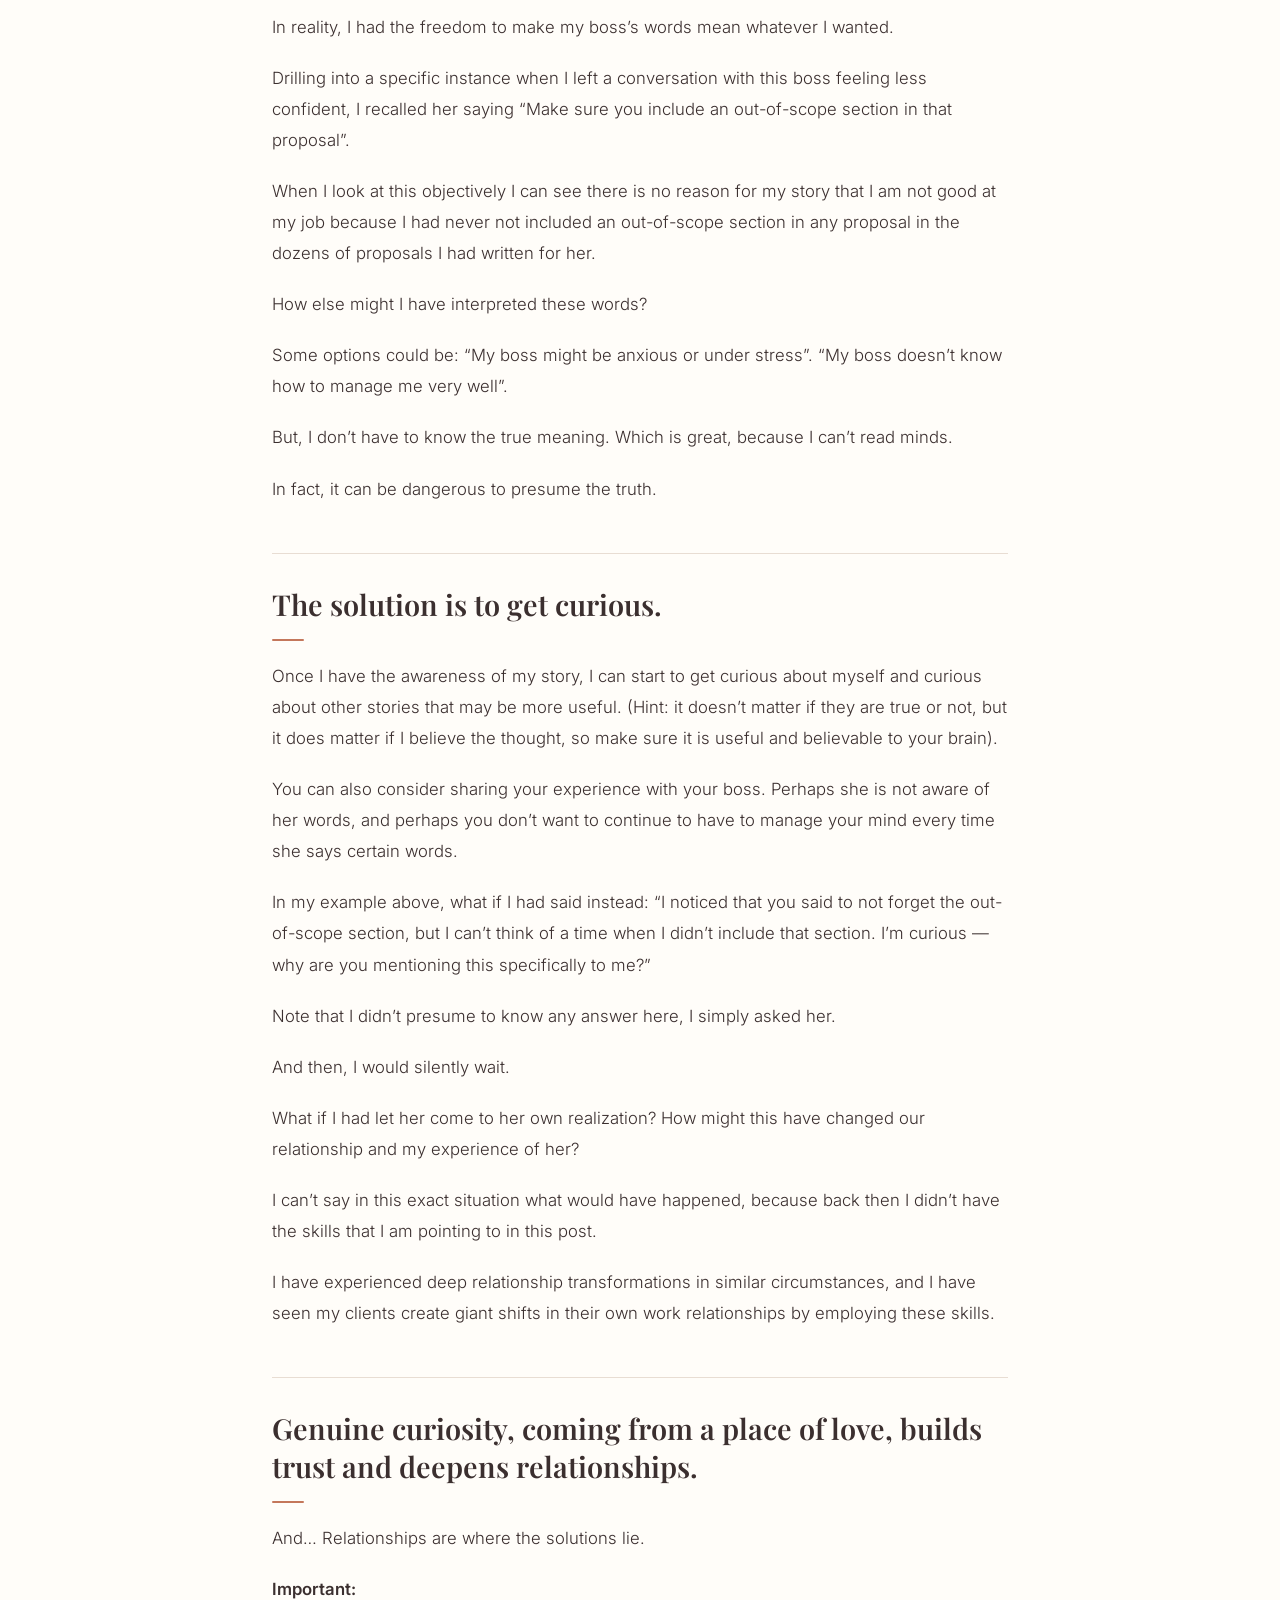
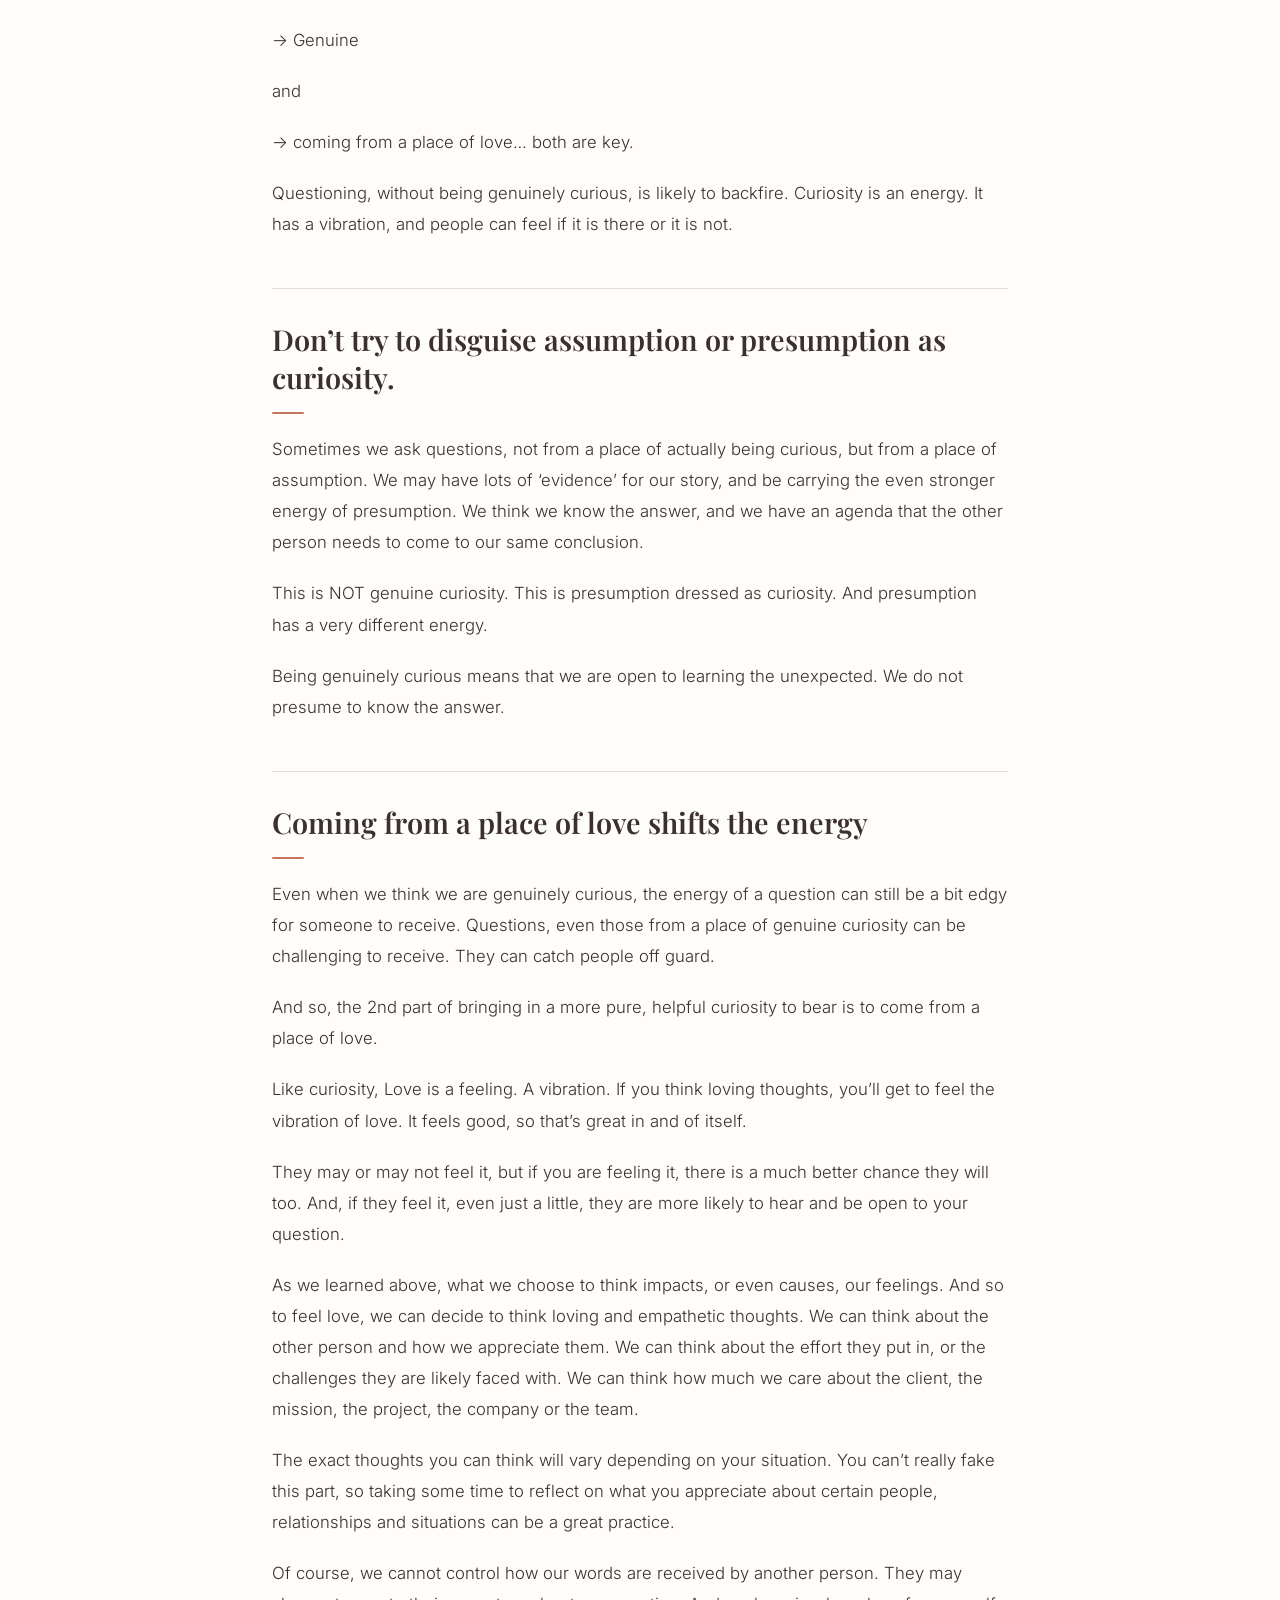
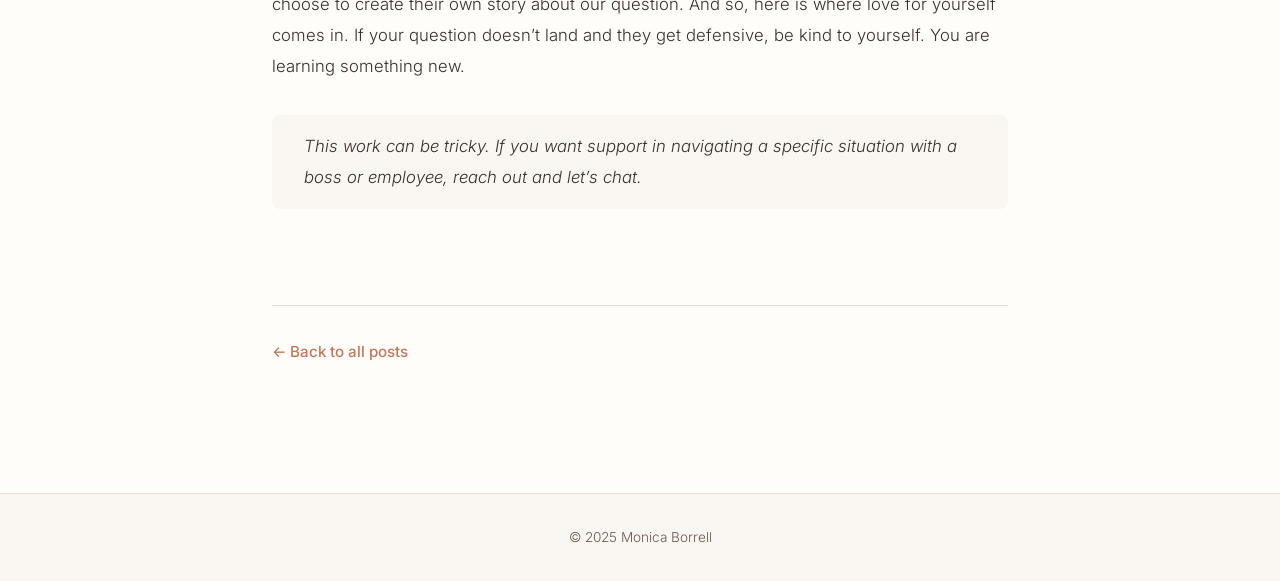
<file: blog/your-boss-cant-make-you-feel-anything/index.html>
<!DOCTYPE html>
<html lang="en">
<head>
  <meta charset="UTF-8">
  <meta name="viewport" content="width=device-width, initial-scale=1.0">
  <meta name="description" content="Your boss can't make you feel anything. Your story is what makes you feel.">
  <title>Your boss can&rsquo;t make you feel anything. — Monica Borrell</title>
  <link rel="stylesheet" href="../../styles.css">

  <!-- Google Fonts -->
  <link rel="preconnect" href="https://fonts.googleapis.com">
  <link rel="preconnect" href="https://fonts.gstatic.com" crossorigin>
  <link href="https://fonts.googleapis.com/css2?family=Playfair+Display:ital,wght@0,400;0,600;1,400&family=Inter:wght@300;400;500&display=swap" rel="stylesheet">
</head>
<body>

  <!-- ============================================
       NAVIGATION
       ============================================ -->
  <nav class="site-nav">
    <div class="nav-container">
      <a href="/" class="nav-logo">Monica Borrell</a>
      <a href="/blog/" class="nav-blog-link active">Blog</a>
    </div>
  </nav>

  <!-- ============================================
       BLOG POST
       ============================================ -->
  <article class="blog-post">
    <div class="container">

      <!-- Post Header -->
      <header class="post-header">
        <div class="post-meta">
          <time datetime="2022-08-08">August 8, 2022</time>
          <span class="post-meta-sep">&bull;</span>
          <span>Written by Monica Borrell</span>
        </div>
        <h1>Your boss can&rsquo;t make you feel anything.</h1>
      </header>

      <!-- Post Body -->
      <div class="post-body">

        <h2>Your story is what makes you feel.</h2>

        <p>When a leader (or anyone for that matter) &ldquo;makes you feel something&rdquo; you don&rsquo;t like, it is time to get real.</p>

        <p>Something I hear a lot in my coaching practice is: &ldquo;My boss makes me feel less confident&rdquo;.</p>

        <p><strong>This is great news!</strong> Because if your story is what makes you feel bad, you have the power to change how you feel, by changing the story.</p>

        <p>Let&rsquo;s break this down&hellip;</p>

        <p>No one can MAKE you feel anything.</p>

        <p>Your boss said words.</p>

        <p>You have a story about what these words mean.</p>

        <p>A more true statement would be: &ldquo;I feel less confident after talking with my boss&rdquo;.</p>

        <p>But why? What is the story that is behind this feeling? What exact words did your boss say? What did you make those words mean?</p>

        <h2>You have the freedom to choose the story.</h2>

        <p>&rarr; Here&rsquo;s an example from my personal experience:</p>

        <p>I had, what I labeled as a micromanaging boss, that constantly told me what to do and how to do it. I felt that she didn&rsquo;t trust my judgment, and this left me feeling unconfident in my ability to do my job.</p>

        <p>It wasn&rsquo;t my boss&rsquo;s words that caused me to feel unconfident. Her words were neutral. They were just words. But I had the freedom to choose how I interpreted these words.</p>

        <p>I chose to make her words mean &ldquo;She doesn&rsquo;t trust me to do the job&rdquo;, or worse&hellip; &ldquo;I am not trustworthy&rdquo;.</p>

        <p>My lack of confidence led me to take fewer risks, to try to &lsquo;please&rsquo; my boss, to play it safe. Playing it safe led to me doing less than my best work.</p>

        <p>It was a vicious cycle.</p>

        <p>In reality, I had the freedom to make my boss&rsquo;s words mean whatever I wanted.</p>

        <p>Drilling into a specific instance when I left a conversation with this boss feeling less confident, I recalled her saying &ldquo;Make sure you include an out-of-scope section in that proposal&rdquo;.</p>

        <p>When I look at this objectively I can see there is no reason for my story that I am not good at my job because I had never not included an out-of-scope section in any proposal in the dozens of proposals I had written for her.</p>

        <p>How else might I have interpreted these words?</p>

        <p>Some options could be: &ldquo;My boss might be anxious or under stress&rdquo;. &ldquo;My boss doesn&rsquo;t know how to manage me very well&rdquo;.</p>

        <p>But, I don&rsquo;t have to know the true meaning. Which is great, because I can&rsquo;t read minds.</p>

        <p>In fact, it can be dangerous to presume the truth.</p>

        <h2>The solution is to get curious.</h2>

        <p>Once I have the awareness of my story, I can start to get curious about myself and curious about other stories that may be more useful. (Hint: it doesn&rsquo;t matter if they are true or not, but it does matter if I believe the thought, so make sure it is useful and believable to your brain).</p>

        <p>You can also consider sharing your experience with your boss. Perhaps she is not aware of her words, and perhaps you don&rsquo;t want to continue to have to manage your mind every time she says certain words.</p>

        <p>In my example above, what if I had said instead: &ldquo;I noticed that you said to not forget the out-of-scope section, but I can&rsquo;t think of a time when I didn&rsquo;t include that section. I&rsquo;m curious &mdash; why are you mentioning this specifically to me?&rdquo;</p>

        <p>Note that I didn&rsquo;t presume to know any answer here, I simply asked her.</p>

        <p>And then, I would silently wait.</p>

        <p>What if I had let her come to her own realization? How might this have changed our relationship and my experience of her?</p>

        <p>I can&rsquo;t say in this exact situation what would have happened, because back then I didn&rsquo;t have the skills that I am pointing to in this post.</p>

        <p>I have experienced deep relationship transformations in similar circumstances, and I have seen my clients create giant shifts in their own work relationships by employing these skills.</p>

        <h2>Genuine curiosity, coming from a place of love, builds trust and deepens relationships.</h2>

        <p>And&hellip; Relationships are where the solutions lie.</p>

        <p><strong>Important:</strong></p>

        <p>&rarr; Genuine</p>

        <p>and</p>

        <p>&rarr; coming from a place of love&hellip; both are key.</p>

        <p>Questioning, without being genuinely curious, is likely to backfire. Curiosity is an energy. It has a vibration, and people can feel if it is there or it is not.</p>

        <h2>Don&rsquo;t try to disguise assumption or presumption as curiosity.</h2>

        <p>Sometimes we ask questions, not from a place of actually being curious, but from a place of assumption. We may have lots of &lsquo;evidence&rsquo; for our story, and be carrying the even stronger energy of presumption. We think we know the answer, and we have an agenda that the other person needs to come to our same conclusion.</p>

        <p>This is NOT genuine curiosity. This is presumption dressed as curiosity. And presumption has a very different energy.</p>

        <p>Being genuinely curious means that we are open to learning the unexpected. We do not presume to know the answer.</p>

        <h2>Coming from a place of love shifts the energy</h2>

        <p>Even when we think we are genuinely curious, the energy of a question can still be a bit edgy for someone to receive. Questions, even those from a place of genuine curiosity can be challenging to receive. They can catch people off guard.</p>

        <p>And so, the 2nd part of bringing in a more pure, helpful curiosity to bear is to come from a place of love.</p>

        <p>Like curiosity, Love is a feeling. A vibration. If you think loving thoughts, you&rsquo;ll get to feel the vibration of love. It feels good, so that&rsquo;s great in and of itself.</p>

        <p>They may or may not feel it, but if you are feeling it, there is a much better chance they will too. And, if they feel it, even just a little, they are more likely to hear and be open to your question.</p>

        <p>As we learned above, what we choose to think impacts, or even causes, our feelings. And so to feel love, we can decide to think loving and empathetic thoughts. We can think about the other person and how we appreciate them. We can think about the effort they put in, or the challenges they are likely faced with. We can think how much we care about the client, the mission, the project, the company or the team.</p>

        <p>The exact thoughts you can think will vary depending on your situation. You can&rsquo;t really fake this part, so taking some time to reflect on what you appreciate about certain people, relationships and situations can be a great practice.</p>

        <p>Of course, we cannot control how our words are received by another person. They may choose to create their own story about our question. And so, here is where love for yourself comes in. If your question doesn&rsquo;t land and they get defensive, be kind to yourself. You are learning something new.</p>

        <p class="post-disclaimer"><em>This work can be tricky. If you want support in navigating a specific situation with a boss or employee, reach out and let&rsquo;s chat.</em></p>

      </div>

      <!-- Back to Blog -->
      <div class="post-footer">
        <a href="/blog/" class="back-to-blog">&larr; Back to all posts</a>
      </div>

    </div>
  </article>

  <!-- ============================================
       FOOTER
       ============================================ -->
  <footer class="footer">
    <div class="container">
      <p>&copy; 2025 Monica Borrell</p>
    </div>
  </footer>

  <script src="../../main.js"></script>
</body>
</html>
</file>
<file: styles.css>
/* ============================================
   MONICA BORRELL — PERSONAL BRAND WEBSITE
   Warm, approachable, human design
   ============================================ */

/* ---------- CSS Custom Properties ---------- */
:root {
  /* Warm earth-tone palette */
  --color-cream:       #FAF6F1;
  --color-warm-white:  #FFFDF9;
  --color-sand:        #E8DDD3;
  --color-terracotta:  #C4775B;
  --color-rust:        #A0522D;
  --color-deep-brown:  #3B2F2F;
  --color-soft-brown:  #6B5B4F;
  --color-blush:       #F2DDD5;

  /* Typography */
  --font-heading: 'Playfair Display', Georgia, 'Times New Roman', serif;
  --font-body:    'Inter', -apple-system, BlinkMacSystemFont, 'Segoe UI', sans-serif;

  /* Spacing */
  --space-xs:  0.5rem;
  --space-sm:  1rem;
  --space-md:  2rem;
  --space-lg:  4rem;
  --space-xl:  6rem;
  --space-2xl: 8rem;
}

/* ---------- Reset & Base ---------- */
*,
*::before,
*::after {
  margin: 0;
  padding: 0;
  box-sizing: border-box;
}

html {
  scroll-behavior: smooth;
  font-size: 16px;
}

body {
  font-family: var(--font-body);
  font-weight: 300;
  line-height: 1.7;
  color: var(--color-deep-brown);
  background-color: var(--color-warm-white);
  -webkit-font-smoothing: antialiased;
  -moz-osx-font-smoothing: grayscale;
}

/* ---------- Shared Container ---------- */
.container {
  max-width: 800px;
  margin: 0 auto;
  padding: 0 var(--space-md);
}

/* ---------- Typography ---------- */
h1, h2, h3 {
  font-family: var(--font-heading);
  font-weight: 600;
  line-height: 1.3;
}

h2 {
  font-size: 2rem;
  color: var(--color-deep-brown);
  margin-bottom: var(--space-lg);
  position: relative;
}

/* Subtle underline accent on section headings */
h2::after {
  content: '';
  display: block;
  width: 48px;
  height: 3px;
  background-color: var(--color-terracotta);
  margin-top: var(--space-sm);
  border-radius: 2px;
}

a {
  color: var(--color-terracotta);
  text-decoration: none;
  transition: color 0.2s ease;
}

a:hover,
a:focus {
  color: var(--color-rust);
  text-decoration: underline;
}

/* ---------- NAVIGATION ---------- */
.site-nav {
  background-color: var(--color-warm-white);
  border-bottom: 1px solid var(--color-sand);
  padding: var(--space-sm) var(--space-md);
  position: sticky;
  top: 0;
  z-index: 100;
}

.nav-container {
  max-width: 900px;
  margin: 0 auto;
  display: flex;
  align-items: center;
  justify-content: space-between;
}

.nav-logo {
  font-family: var(--font-heading);
  font-size: 1.4rem;
  font-weight: 600;
  color: var(--color-deep-brown);
  text-decoration: none;
}

.nav-logo:hover {
  color: var(--color-terracotta);
  text-decoration: none;
}

/* Single Blog link in the nav */
.nav-blog-link {
  font-family: var(--font-body);
  font-size: 0.95rem;
  font-weight: 400;
  color: var(--color-soft-brown);
  text-decoration: none;
  padding-bottom: 2px;
  border-bottom: 2px solid transparent;
  transition: color 0.2s ease, border-color 0.2s ease;
}

.nav-blog-link:hover,
.nav-blog-link:focus {
  color: var(--color-deep-brown);
  text-decoration: none;
  border-bottom-color: var(--color-terracotta);
}

.nav-blog-link.active {
  color: var(--color-deep-brown);
  border-bottom-color: var(--color-terracotta);
}

/* ---------- HERO SECTION ---------- */
.hero {
  background-color: var(--color-cream);
  padding: var(--space-2xl) var(--space-md);
  text-align: center;
}

.hero-content {
  max-width: 600px;
  margin: 0 auto;
}

.hero-photo {
  margin-bottom: var(--space-md);
}

.hero-photo img {
  width: 360px;
  max-width: 100%;
  height: auto;
  border-radius: 16px;
  object-fit: cover;
  border: 4px solid var(--color-sand);
  box-shadow: 0 8px 30px rgba(59, 47, 47, 0.12);
}

.hero-text h1 {
  font-size: 3rem;
  color: var(--color-deep-brown);
  margin-bottom: var(--space-xs);
  letter-spacing: -0.02em;
}

.tagline {
  font-size: 1.2rem;
  color: var(--color-soft-brown);
  font-weight: 300;
  font-style: italic;
  font-family: var(--font-heading);
}

/* ---------- ABOUT SECTION ---------- */
.about {
  padding: var(--space-2xl) var(--space-md);
  background-color: var(--color-warm-white);
}

.about-content {
  max-width: 640px;
}

.about-lead {
  font-size: 1.25rem;
  line-height: 1.85;
  color: var(--color-deep-brown);
  margin-bottom: var(--space-md);
}

.about-reflection {
  font-family: var(--font-heading);
  font-style: italic;
  font-size: 1.35rem;
  color: var(--color-terracotta);
  line-height: 1.6;
  padding-left: var(--space-md);
  border-left: 3px solid var(--color-sand);
}

/* ---------- WORK SECTION ---------- */
.work {
  padding: var(--space-2xl) var(--space-md);
  background-color: var(--color-cream);
}

.work-grid {
  display: grid;
  grid-template-columns: repeat(auto-fit, minmax(280px, 1fr));
  gap: var(--space-md);
}

.work-card {
  background-color: var(--color-warm-white);
  padding: var(--space-md);
  border-radius: 12px;
  box-shadow: 0 2px 12px rgba(59, 47, 47, 0.06);
  transition: transform 0.2s ease, box-shadow 0.2s ease;
}

.work-card:hover {
  transform: translateY(-3px);
  box-shadow: 0 6px 24px rgba(59, 47, 47, 0.1);
}

.work-icon {
  display: block;
  font-size: 1.6rem;
  margin-bottom: var(--space-xs);
}

.work-card h3 {
  font-size: 1.15rem;
  color: var(--color-deep-brown);
  margin-bottom: var(--space-xs);
}

.work-card p {
  font-size: 0.95rem;
  color: var(--color-soft-brown);
  line-height: 1.65;
}

.work-card a {
  font-weight: 500;
}

/* ---------- CONTACT SECTION ---------- */
.contact {
  padding: var(--space-2xl) var(--space-md);
  background-color: var(--color-warm-white);
  text-align: center;
}

.contact h2::after {
  margin-left: auto;
  margin-right: auto;
}

.contact-note {
  font-size: 1.1rem;
  color: var(--color-soft-brown);
  margin-bottom: var(--space-lg);
}

.kit-form-wrapper {
  max-width: 960px;
  margin: 0 auto var(--space-lg);
}

.contact-links {
  display: flex;
  flex-direction: column;
  align-items: center;
  gap: var(--space-sm);
}

.contact-link {
  display: inline-flex;
  align-items: center;
  gap: var(--space-xs);
  font-size: 1.05rem;
  padding: 0.75rem 1.5rem;
  border-radius: 8px;
  transition: background-color 0.2s ease, color 0.2s ease;
}

.contact-link:hover,
.contact-link:focus {
  text-decoration: none;
  background-color: var(--color-blush);
}

.linkedin-link {
  color: var(--color-deep-brown);
  font-weight: 400;
}

.linkedin-icon {
  width: 22px;
  height: 22px;
  flex-shrink: 0;
}

/* ---------- BLOG HEADER ---------- */
.blog-header {
  background-color: var(--color-cream);
  padding: var(--space-xl) var(--space-md);
  text-align: center;
}

.blog-header h1 {
  font-size: 2.8rem;
  color: var(--color-deep-brown);
  margin-bottom: var(--space-xs);
}

.blog-header-subtitle {
  font-size: 1.1rem;
  color: var(--color-soft-brown);
  font-style: italic;
  font-family: var(--font-heading);
}

/* ---------- BLOG LISTING ---------- */
.blog-listing {
  padding: var(--space-xl) var(--space-md);
  background-color: var(--color-warm-white);
}

.blog-grid {
  display: grid;
  grid-template-columns: repeat(auto-fit, minmax(320px, 1fr));
  gap: var(--space-md);
}

.blog-card {
  display: block;
  background-color: var(--color-warm-white);
  border: 1px solid var(--color-sand);
  border-radius: 12px;
  overflow: hidden;
  text-decoration: none;
  transition: transform 0.2s ease, box-shadow 0.2s ease;
}

.blog-card:hover,
.blog-card:focus {
  transform: translateY(-3px);
  box-shadow: 0 6px 24px rgba(59, 47, 47, 0.1);
  text-decoration: none;
}

.blog-card-content {
  padding: var(--space-md);
}

.blog-card-date {
  display: block;
  font-size: 0.85rem;
  color: var(--color-soft-brown);
  margin-bottom: var(--space-xs);
  font-weight: 400;
}

.blog-card-title {
  font-family: var(--font-heading);
  font-size: 1.4rem;
  font-weight: 600;
  color: var(--color-deep-brown);
  line-height: 1.35;
  margin-bottom: var(--space-sm);
}

/* Remove the h2::after underline on blog cards */
.blog-card-title::after {
  display: none;
}

.blog-card-excerpt {
  font-size: 0.95rem;
  color: var(--color-soft-brown);
  line-height: 1.65;
  margin-bottom: var(--space-sm);
}

.blog-card-read-more {
  font-size: 0.9rem;
  color: var(--color-terracotta);
  font-weight: 500;
}

.blog-card:hover .blog-card-read-more {
  color: var(--color-rust);
}

/* ---------- BLOG POST ---------- */
.blog-post {
  padding: var(--space-xl) var(--space-md) var(--space-2xl);
  background-color: var(--color-warm-white);
}

.post-header {
  margin-bottom: var(--space-lg);
  padding-bottom: var(--space-md);
  border-bottom: 1px solid var(--color-sand);
}

.post-meta {
  font-size: 0.9rem;
  color: var(--color-soft-brown);
  margin-bottom: var(--space-sm);
}

.post-meta-sep {
  margin: 0 0.5rem;
}

.post-header h1 {
  font-size: 2.4rem;
  color: var(--color-deep-brown);
  line-height: 1.25;
}

/* Post body typography — matches monicaborrell.com spacing */
.post-body h2 {
  font-size: 1.8rem;
  margin-top: 3rem;
  margin-bottom: 1.25rem;
  padding-top: 2rem;
  border-top: 1px solid var(--color-sand);
}

.post-body h2::after {
  width: 32px;
  height: 2px;
}

.post-body p {
  font-size: 1.05rem;
  line-height: 1.85;
  margin-bottom: 1.25rem;
  color: var(--color-deep-brown);
}

.post-body ul {
  margin-bottom: 1.25rem;
  padding-left: 2.5rem;
  list-style-type: disc;
}

.post-body ul ul {
  padding-left: 2rem;
  margin-top: 0.5rem;
  margin-bottom: 0.5rem;
  list-style-type: circle;
}

.post-body ol {
  margin-bottom: 1.25rem;
  padding-left: 2.5rem;
  list-style-type: decimal;
}

.post-body li {
  font-size: 1.05rem;
  line-height: 1.85;
  margin-bottom: 0.6rem;
  color: var(--color-deep-brown);
}

.post-body blockquote {
  margin: 2.5rem 0;
  padding: 2rem 1.5rem;
  border-top: 1px solid var(--color-sand);
  border-bottom: 1px solid var(--color-sand);
  border-left: none;
  border-radius: 0;
  background-color: transparent;
  text-align: center;
}

.post-body blockquote p {
  font-family: var(--font-heading);
  font-style: italic;
  font-size: 1.2rem;
  color: var(--color-deep-brown);
  line-height: 1.7;
  margin-bottom: 0.5rem;
}

.post-body blockquote p:last-child {
  margin-bottom: 0;
}

.post-body blockquote cite {
  display: block;
  font-family: var(--font-body);
  font-style: normal;
  font-size: 0.9rem;
  color: var(--color-soft-brown);
  margin-top: 0.75rem;
}

.post-body strong {
  font-weight: 600;
  color: var(--color-deep-brown);
}

.post-disclaimer {
  background-color: var(--color-cream);
  padding: var(--space-sm) var(--space-md);
  border-radius: 8px;
  margin: var(--space-md) 0;
}

/* Post footer / back link */
.post-footer {
  margin-top: var(--space-xl);
  padding-top: var(--space-md);
  border-top: 1px solid var(--color-sand);
}

.back-to-blog {
  font-size: 0.95rem;
  font-weight: 500;
  color: var(--color-terracotta);
}

.back-to-blog:hover {
  color: var(--color-rust);
}

/* ---------- FOOTER ---------- */
.footer {
  padding: var(--space-md);
  text-align: center;
  font-size: 0.85rem;
  color: var(--color-soft-brown);
  background-color: var(--color-cream);
  border-top: 1px solid var(--color-sand);
}

/* ---------- ENTRANCE ANIMATIONS ---------- */
.fade-in {
  opacity: 0;
  transform: translateY(20px);
  transition: opacity 0.6s ease, transform 0.6s ease;
}

.fade-in.visible {
  opacity: 1;
  transform: translateY(0);
}

/* ---------- RESPONSIVE ---------- */
@media (max-width: 600px) {
  .hero-text h1 {
    font-size: 2.2rem;
  }

  .tagline {
    font-size: 1rem;
  }

  h2 {
    font-size: 1.6rem;
  }

  .about-lead {
    font-size: 1.1rem;
  }

  .about-reflection {
    font-size: 1.15rem;
  }

  .hero-photo img {
    width: 280px;
  }

  .work-grid {
    grid-template-columns: 1fr;
  }

  .hero {
    padding: var(--space-xl) var(--space-md);
  }

  .about,
  .work,
  .contact {
    padding: var(--space-xl) var(--space-md);
  }

  /* Blog responsive */
  .blog-header h1 {
    font-size: 2rem;
  }

  .blog-grid {
    grid-template-columns: 1fr;
  }

  .post-header h1 {
    font-size: 1.8rem;
  }

  .post-body h2 {
    font-size: 1.3rem;
  }
}
</file>
